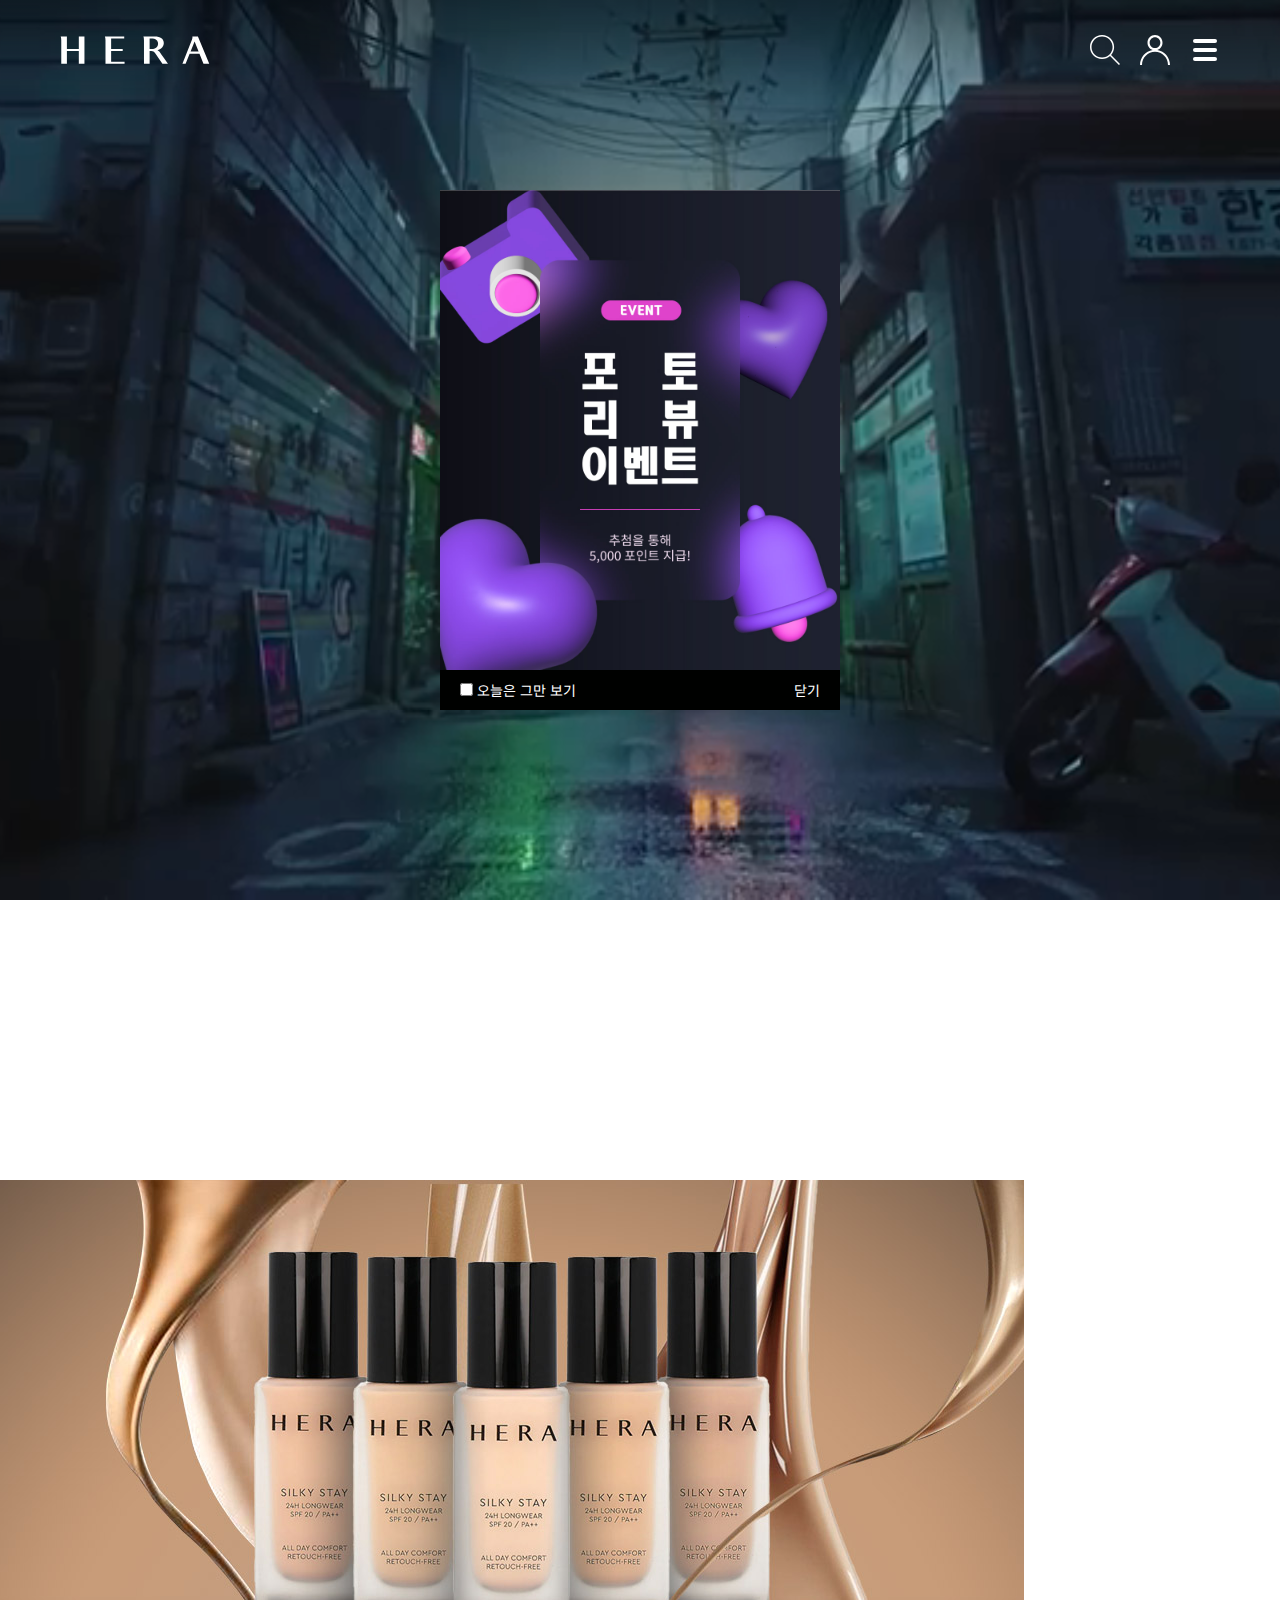
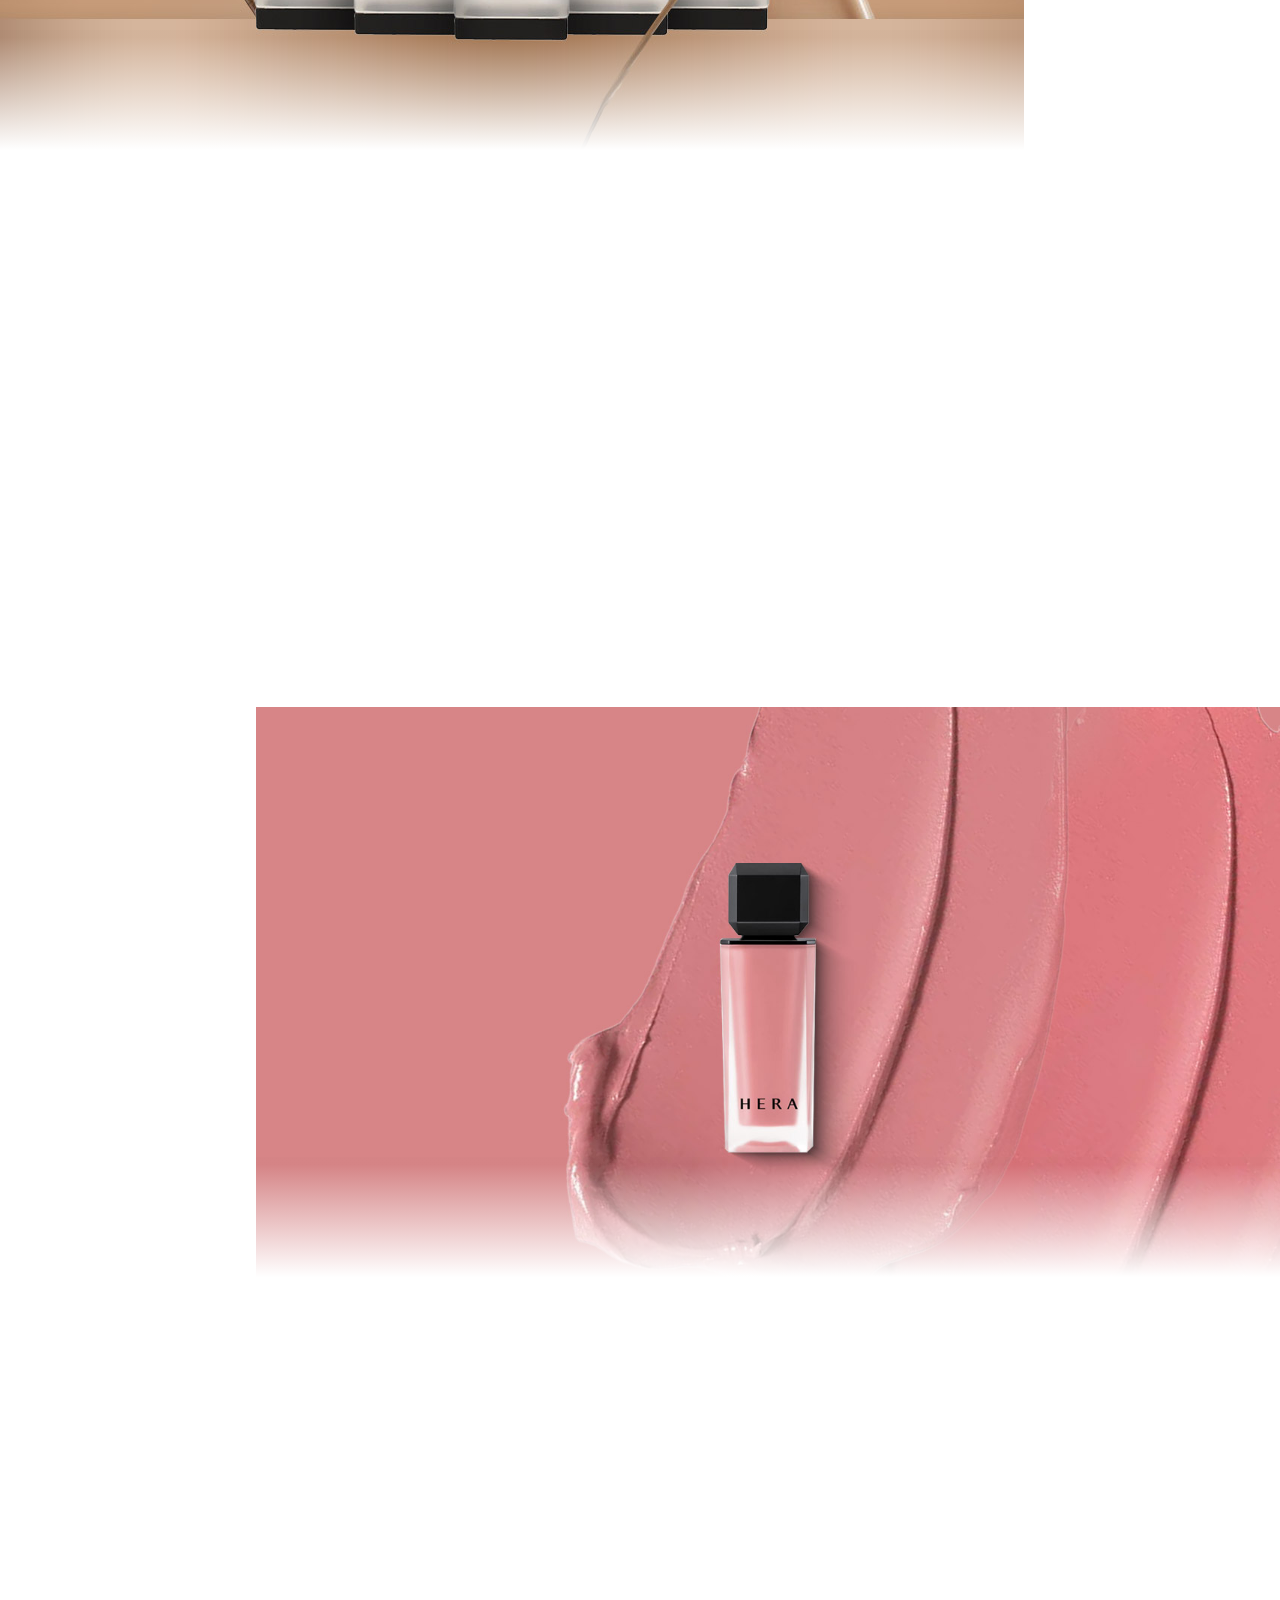
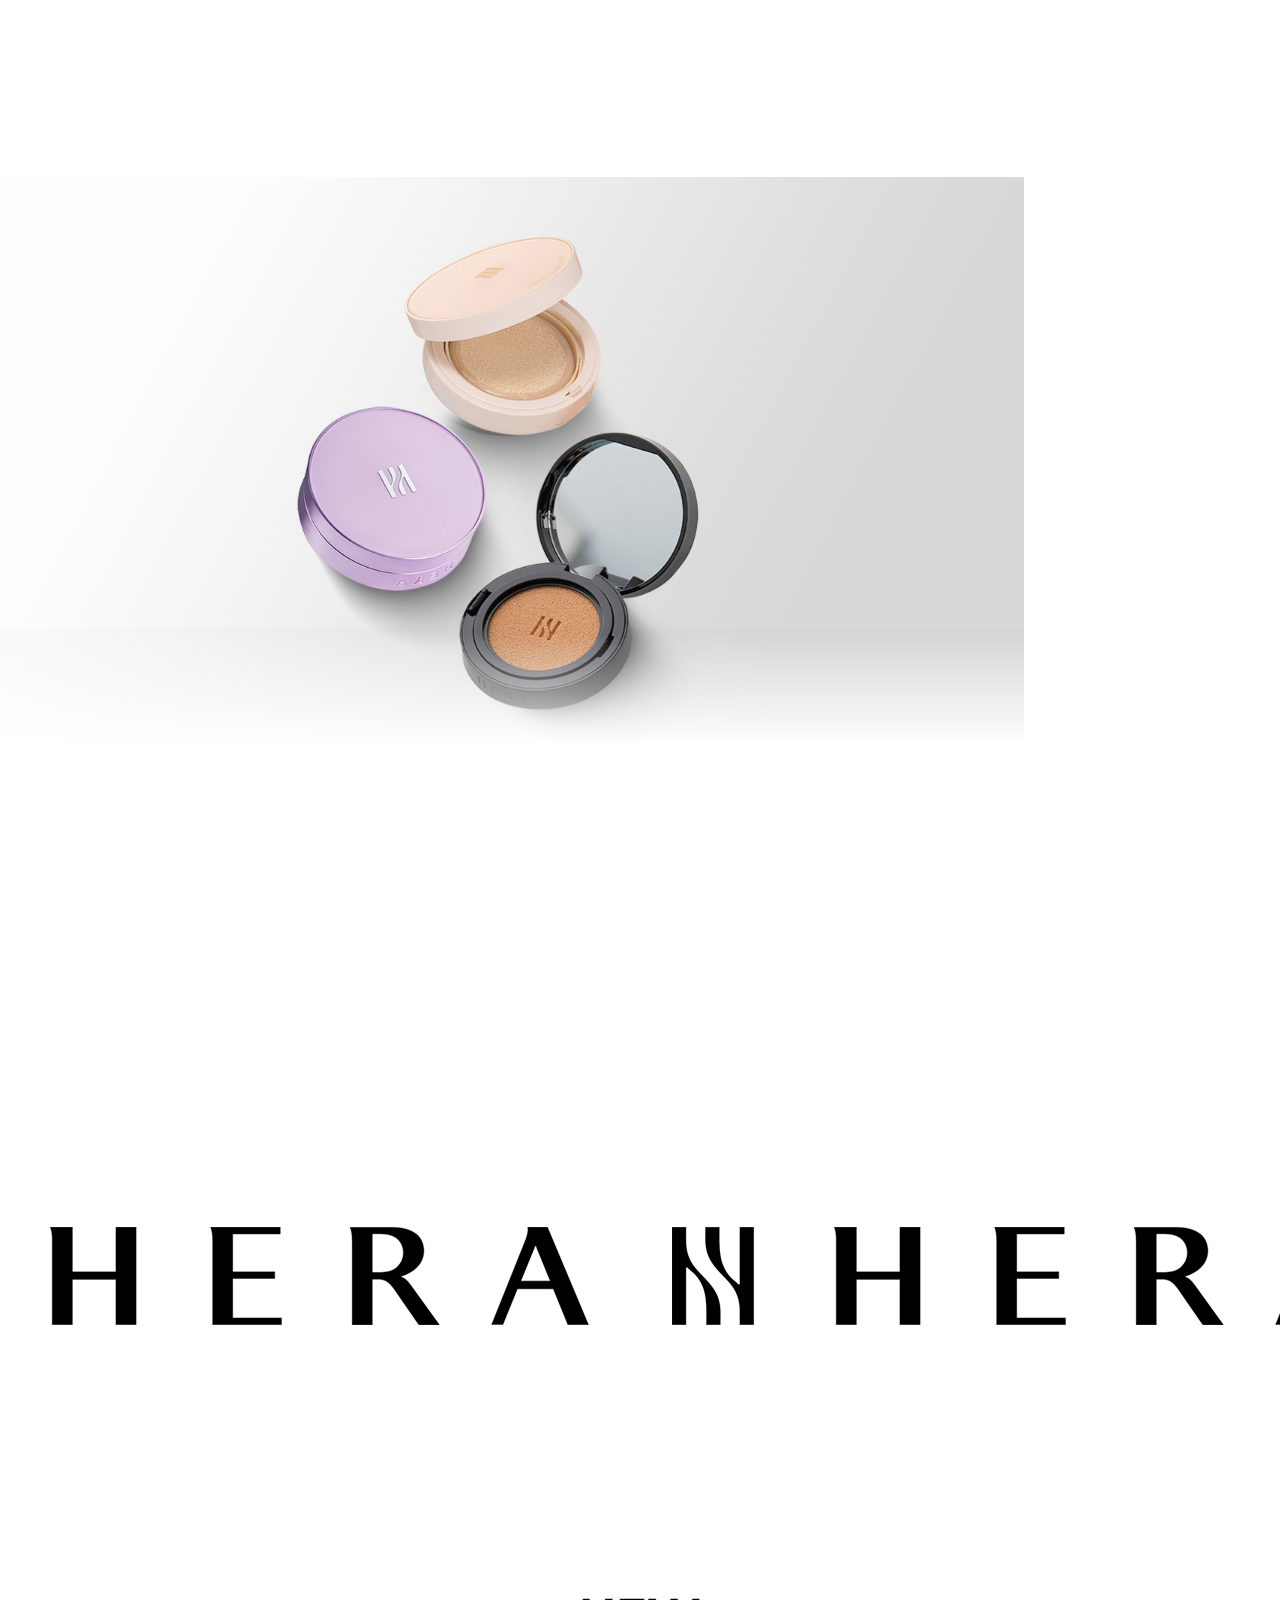
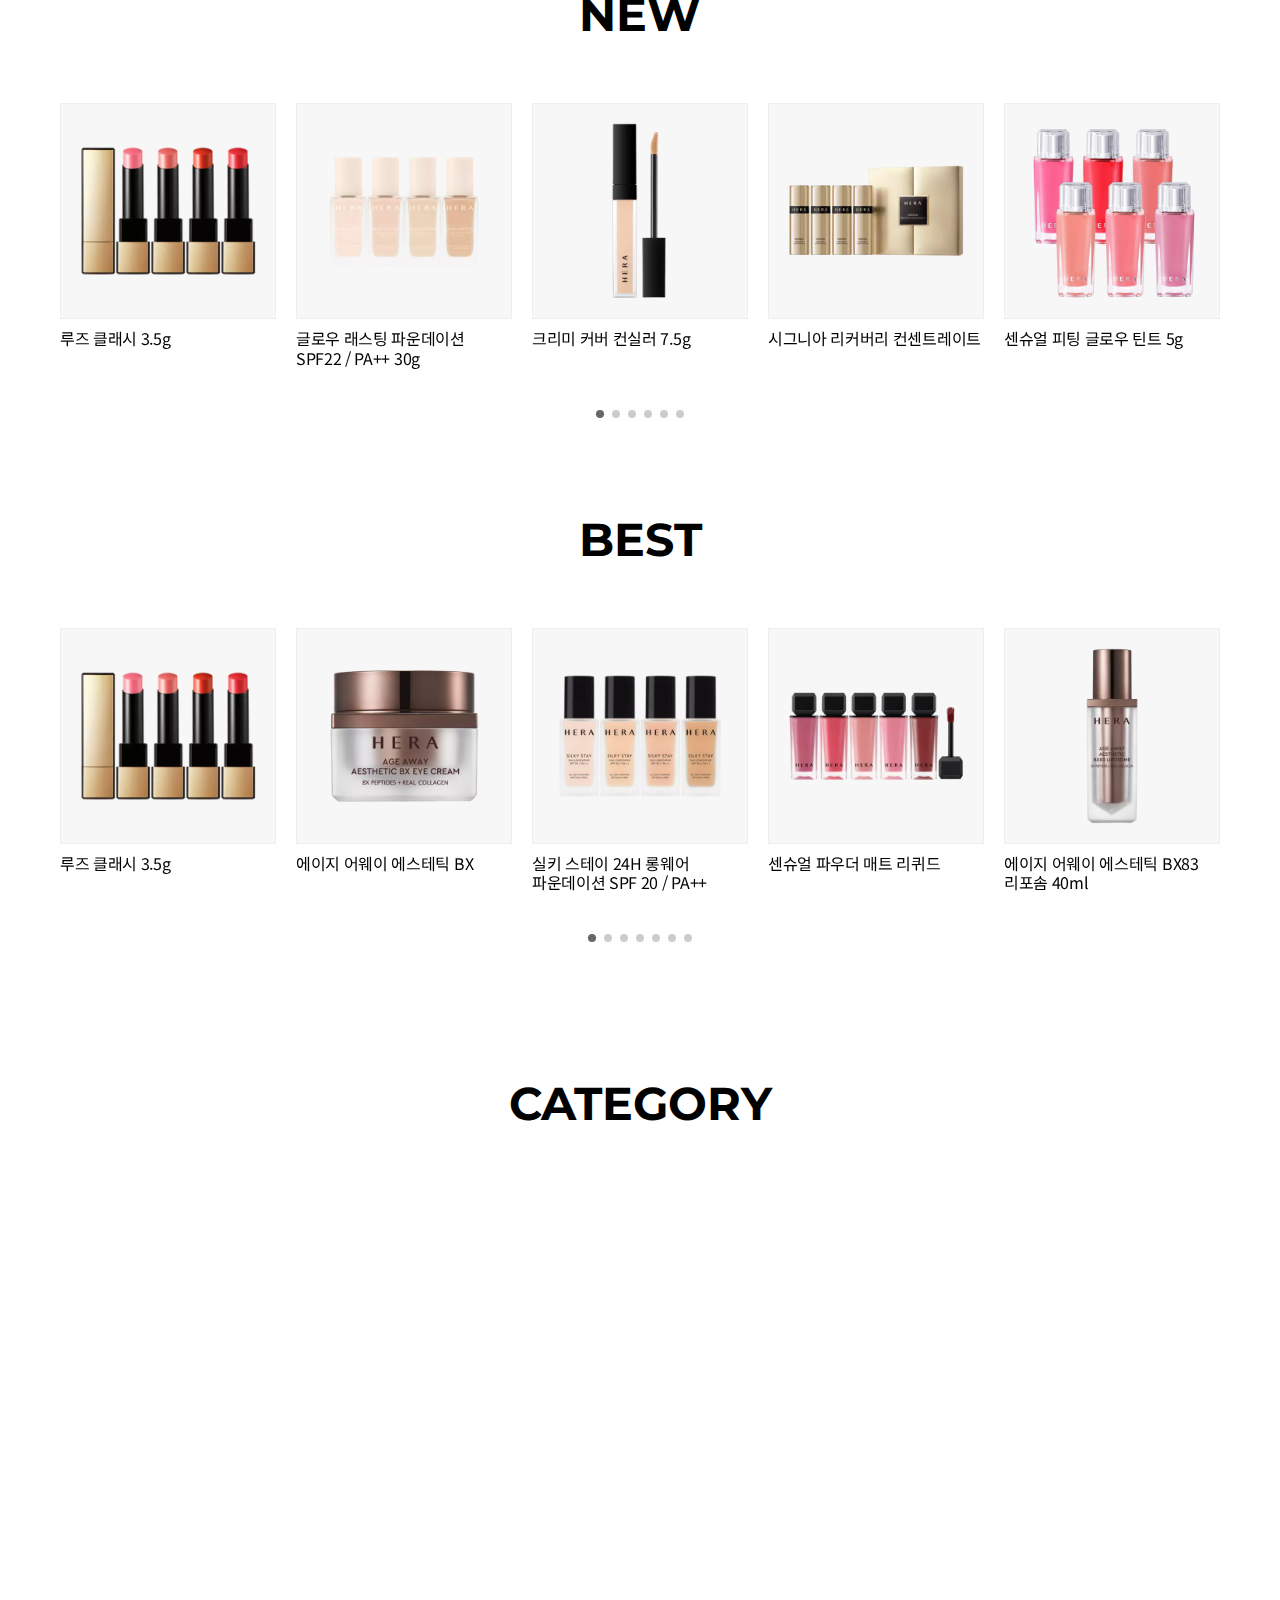
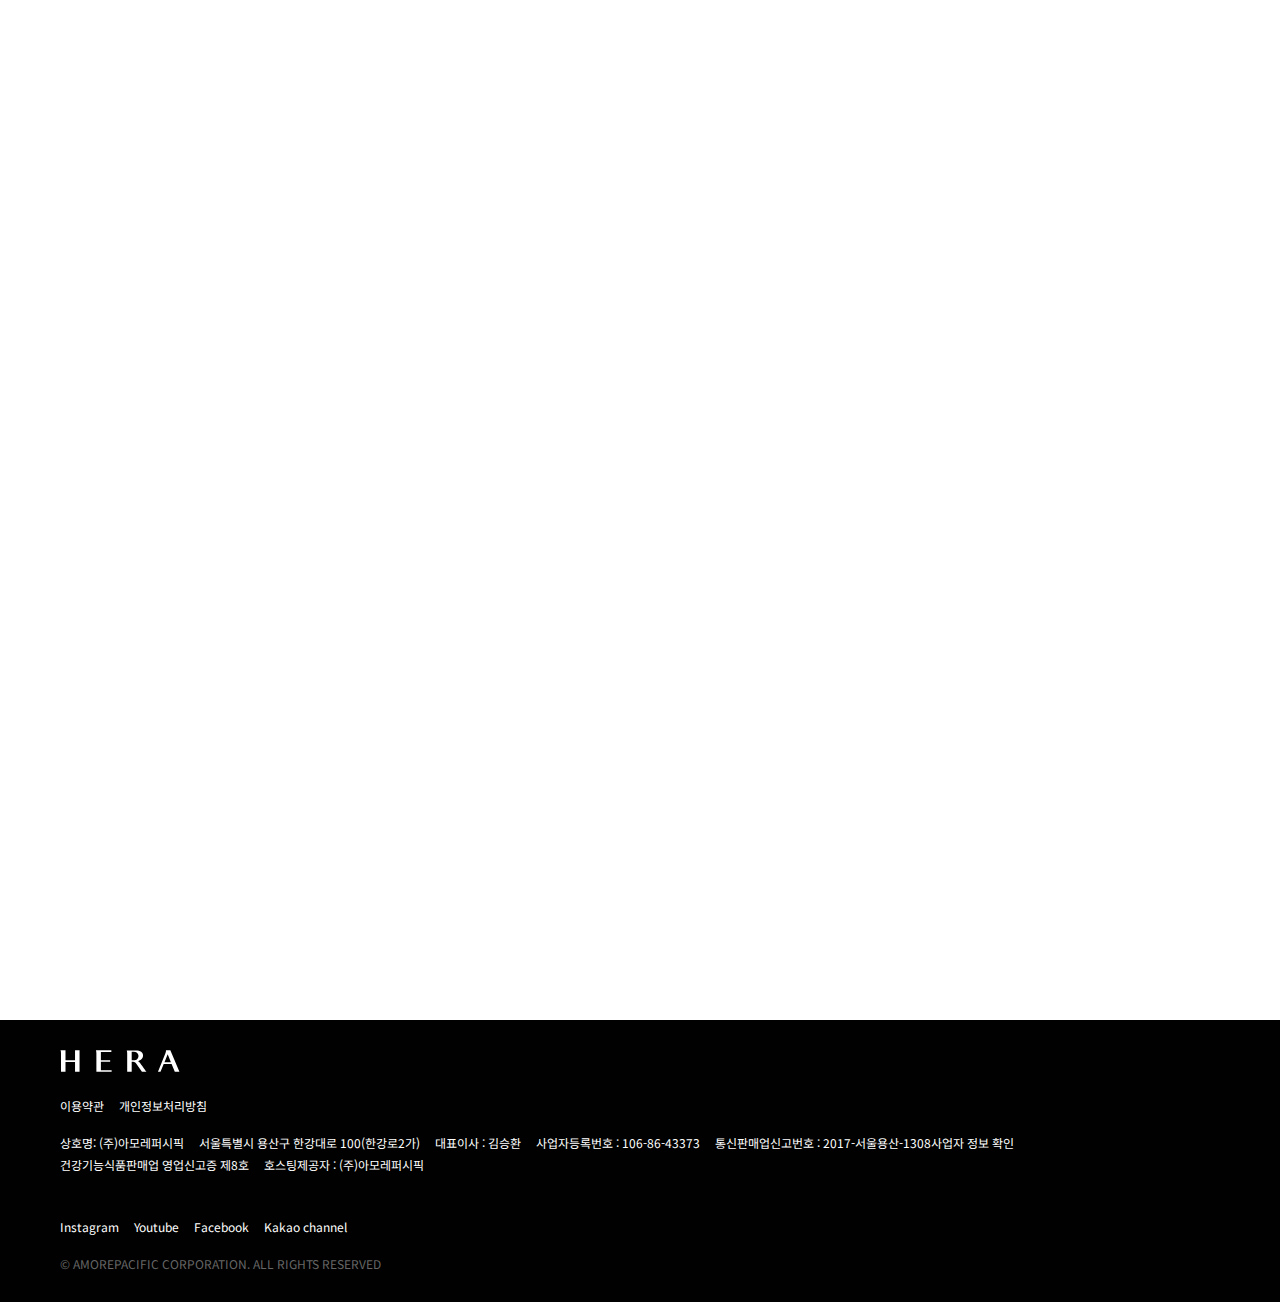
<file: file/HERA/index.html>
<!DOCTYPE html>
<html lang="ko">
<head>
    <meta charset="UTF-8">
    <meta name="viewport" content="width=device-width, initial-scale=1.0">
    <link rel="stylesheet" href="https://cdn.jsdelivr.net/npm/swiper@11/swiper-bundle.min.css">
    <link rel="stylesheet" href="./css/main.css">
    <script src="./js/jquery-3.7.1.min.js"></script>
    <script src="https://cdn.jsdelivr.net/npm/swiper@11/swiper-bundle.min.js"></script>
    <script src="./js/main.js"></script>
    <title>HERA</title>
</head>
<body>
<div id="wrap">

<header>
    <div class="innerWrap">
        <div class="gnb">
            <h1 class="logo">
                <a href="#">
                    <img src="./images/logo.svg" alt="HERA LOGO">
                </a>
            </h1>
            <div class="gnbBtn">
                <button class="searchBtn">
                    <img src="./images/search.svg" alt="검색" title="검색">
                </button>
                <button class="myPageBtn">
                    <img src="./images/myPage.svg" alt="마이페이지" title="마이페이지">
                </button>
                <button class="menuBtn" title="메뉴">
                    <span></span>
                    <span></span>
                    <span></span>
                </button>
            </div><!--gnbBtn-->
        </div><!--gnb-->

        <div class="searchPage">
            <div class="innerWrap">
                <button class="close">
                    <img src="./images/close.png" alt="close" title="닫기">
                </button>
            </div>
            <div class="searchWrap">
                <input type="text" name="searchbar" id="searchbar" 
                placeholder="검색하실 상품을 입력해 주세요.">

                <button class="searchBtn">
                    <img src="./images/search.svg" alt="검색" title="검색">
                </button>

                <h3>인기검색어</h3>
                <ul class="hot_search">
                    <li><a href="#">#블랙 쿠션</a></li>
                    <li><a href="#">#팜파스</a></li>
                    <li><a href="#">#파우더매트</a></li>
                    <li><a href="#">#블랙 파운데이션</a></li>
                    <li><a href="#">#선크림</a></li>
                    <li><a href="#">#옴므</a></li>
                    <li><a href="#">#블랙컨실러</a></li>
                </ul>
            </div><!--searchWrwp-->
        </div><!--searchPage-->

        <nav>
            <div class="innerWrap">
                <button class="close">
                    <img src="./images/close.png" alt="close" title="닫기">
                </button>
                <div class="gnbWrap">
                    <ul class="gnb">
                        <li><a href="#" class="menu">전체상품</a></li>
                        <li><a class="menu">스킨케어</a>
                            <ul class="sub">
                                <li><a href="#">전체</a></li>
                                <li><a href="#">클렌징</a></li>
                                <li><a href="#">모이스처라이징</a></li>
                                <li><a href="#">스페셜 케어</a></li>
                                <li><a href="#">선케어</a></li>
                                <li><a href="#">세트</a></li>
                            </ul><!--sub-->
                        </li>
                        <li><a class="menu">메이크업</a>
                            <ul class="sub">
                                <li><a href="#">전체</a></li>
                                <li><a href="#">페이스</a></li>
                                <li><a href="#">아이</a></li>
                                <li><a href="#">립</a></li>
                                <li><a href="#">치크</a></li>
                                <li><a href="#">네일</a></li>
                                <li><a href="#">키트 &amp; 팔레트</a></li>
                            </ul><!--sub-->
                        </li>
                        <li><a class="menu">향수</a>
                            <ul class="sub">
                                <li><a href="#">전체</a></li>
                                <li><a href="#">향수</a></li>
                                <li><a href="#">바디</a></li>
                            </ul><!--sub-->
                        </li>
                    </ul><!--gnb-->
                </div><!--gnbWrap-->
            </div>
        </nav>
    </div><!--innerWrap-->
</header>

<section class="banner">
    <video autoplay muted loop playsinline>
        <source src="../HERA/images/BRAND FILM.mp4" type="video/mp4">
    </video>
</section><!--banner-->

<section class="container">
    <div class="content silkystay">
        <div class="imgbox scale">
            <img src="./images/silky_bg.jpg" alt="실키스테이">
        </div>

        <div class="innerWrap">
            <div class="txtConten upMotion">
                <h2 class="en_tit">
                    SILKY STAY 24H LONGWEAR<br>
                    SPF 20/ PA++ 30g
                </h2>
                <p class="ko_tit">실키 스테이 24H 롱웨어 파운데이션 SPF 20 / PA++</p>
                <p class="txt">처음 바른 그대로 매끈한 실키 스킨을 연출해주는 파운데이션</p>
                <a href="#" class="link">제품 보러가기</a>
            </div><!--txtConten-->
        </div><!--innerWrap-->

    </div><!--content silkystay-->

    <div class="content tint">
        <div class="imgbox scale">
            <img src="./images/tint_bg.jpg" alt="파우더매트">
        </div>

        <div class="innerWrap">
            <div class="txtConten upMotion">
                <h2 class="en_tit">SENSUAL POWDER MATTE LIQUID 5g</h2>
                <p class="ko_tit">센슈얼 파우더 매트 리퀴드</p>
                <p class="txt">한 번의 터치로 각질 부각 없이 풍부한 컬러로 감싸주는 편안한 소프트 벨벳 틴트</p>
                <a href="#" class="link">제품 보러가기</a>
            </div><!--txtConten-->
        </div><!--innerWrap-->

    </div><!--content tint-->

    <div class="content cushion">
        <div class="imgbox scale">
            <img src="./images/cushion_bg.jpg" alt="쿠션">
        </div>

        <div class="innerWrap">
            <div class="txtConten upMotion">
                <h2 class="en_tit">HERA CUSHION</h2>
                <p class="ko_tit">헤라 쿠션</p>
                <p class="txt">헤라만의 무결점 피부를 만들어주는 쿠션</p>
                <a href="#" class="link">제품 보러가기</a>
            </div><!--txtConten-->
        </div><!--innerWrap-->
    </div><!--content cushion-->
    
</section><!--container-->

<section class="rolling">
    <div class="rollingimg"></div>
</section>

<section class="productConatiner">
    <div class="innerWrap">
        <h2 class="tit">NEW</h2>

        <div class="new conWrap">
            <div class="swiper mySwiper conSlider">
                <div class="swiper-wrapper">
                  <div class="swiper-slide">
                    <a href="#" class="con con1">
                        <div class="con_img">
                            <img src="./images/con_lip.png" alt="루즈 클래시">
                        </div>
                    </a>
                    <p>루즈 클래시 3.5g</p>
                  </div><!--con1-->
    
                  <div class="swiper-slide">
                    <a href="#" class="con con1">
                        <div class="con_img">
                            <img src="./images/con_foundation.png" alt="글로우 래스팅 파운데이션">
                        </div>
                    </a>
                    <p>글로우 래스팅 파운데이션 
                        SPF22 / PA++ 30g</p>
                  </div><!--con2-->
    
                  <div class="swiper-slide">
                    <a href="#" class="con con1">
                        <div class="con_img">
                            <img src="./images/con_concealer.png" alt="크리미 커버 컨실러">
                        </div>
                    </a>
                    <p>크리미 커버 컨실러 7.5g</p>
                  </div><!--con3-->
    
                  <div class="swiper-slide">
                    <a href="#" class="con con1">
                        <div class="con_img">
                            <img src="./images/con_concentrate.png" alt="컨센트레이트">
                        </div>
                    </a>
                    <p>시그니아 리커버리 컨센트레이트</p>
                  </div><!--con4-->
    
                  <div class="swiper-slide">
                    <a href="#" class="con con1">
                        <div class="con_img">
                            <img src="./images/con_glowtint.png" alt="센슈얼 피팅 글로우 틴트">
                        </div>
                    </a>
                    <p>센슈얼 피팅 글로우 틴트 5g</p>
                  </div><!--con5-->
    
                  <div class="swiper-slide">
                    <a href="#" class="con con1">
                        <div class="con_img">
                            <img src="./images/con_sunbalm.png" alt="엑티브 선 밤">
                        </div>
                    </a>
                    <p>UV 프로텍터 액티브 선 밤</p>
                  </div><!--con6-->
                </div>
                <div class="swiper-button-next"></div>
                <div class="swiper-button-prev"></div>
                <div class="swiper-pagination"></div>
            </div><!--conSlider-->
        </div><!--new conWrap-->

        <h2 class="tit">BEST</h2>

        <div class="new conWrap">
            <div class="swiper mySwiper conSlider">
                <div class="swiper-wrapper">
                  <div class="swiper-slide">
                    <a href="#" class="con con1">
                        <div class="con_img">
                            <img src="./images/con_lip.png" alt="루즈 클래시">
                        </div>
                    </a>
                    <p>루즈 클래시 3.5g</p>
                  </div><!--con1-->
    
                  <div class="swiper-slide">
                    <a href="#" class="con con1">
                        <div class="con_img">
                            <img src="./images/con_eyecream.png" alt="BX 아이크림">
                        </div>
                    </a>
                    <p>에이지 어웨이 에스테틱 BX</p>
                  </div><!--con2-->
    
                  <div class="swiper-slide">
                    <a href="#" class="con con1">
                        <div class="con_img">
                            <img src="./images/con_slikyfd.png" alt="실키스테이">
                        </div>
                    </a>
                    <p>실키 스테이 24H 롱웨어 파운데이션 SPF 20 / PA++</p>
                  </div><!--con3-->
    
                  <div class="swiper-slide">
                    <a href="#" class="con con1">
                        <div class="con_img">
                            <img src="./images/con_liquid.png" alt="센슈얼 파우더 매트 리퀴드">
                        </div>
                    </a>
                    <p>센슈얼 파우더 매트 리퀴드</p>
                  </div><!--con4-->
    
                  <div class="swiper-slide">
                    <a href="#" class="con con1">
                        <div class="con_img">
                            <img src="./images/con_liposome.png" alt="BX83 리포솜">
                        </div>
                    </a>
                    <p>에이지 어웨이 에스테틱 BX83 리포솜 40ml</p>
                  </div><!--con5-->
    
                  <div class="swiper-slide">
                    <a href="#" class="con con1">
                        <div class="con_img">
                            <img src="./images/con_emulsion.png" alt="BX 에멀젼">
                        </div>
                    </a>
                    <p>에이지 어웨이 에스테틱 BX 에멀젼 120ml</p>
                  </div><!--con6-->

                  <div class="swiper-slide">
                    <a href="#" class="con con1">
                        <div class="con_img">
                            <img src="./images/con_water.png" alt="BX 워터">
                        </div>
                    </a>
                    <p>글로우 래스팅 파운데이션 SPF22 / PA++ 30g</p>
                  </div><!--con6-->
                </div>
                <div class="swiper-button-next"></div>
                <div class="swiper-button-prev"></div>
                <div class="swiper-pagination"></div>
            </div><!--conSlider-->
        </div><!--BEST conWrap-->
    </div><!--innerWrap-->
</section>

<section class="category">
    <div class="innerWrap">
        <h2 class="tit">CATEGORY</h2>
        <div class="categoryCon">
            <a href="#" class="imgbox1 imgbox upMotion"><span>스킨</span></a>
            <a href="#" class="imgbox2 imgbox upMotion"><span>페이스</span></a>
            <a href="#" class="imgbox3 imgbox upMotion"><span>립</span></a>
            <a href="#" class="imgbox4 imgbox upMotion"><span>향수</span></a>
        </div>
    </div>
</section>

<section class="story">
    <h2 class="tit mb">Brand Story</h2>
    <div class="innerWrap">
        <div class="imgbox leftbox sideMotion">
            <img src="./images/bg_story.jpg" alt="브랜드스토리">
        </div>
        <div class="txtbox rightbox sideMotion">
            <div class="txtitem">
                <h2 class="tit pc">Brand Story</h2>
                <p>헤라가 추구하는 아름다움에 대한 신념은 나 자신의 본질에 있습니다.</p>
                <p>모두가 고유한 자신만의 아름다움을 발현할 수 있도록,
                   늘 한 발 앞선 새로운 해석과 시도를 통해 서울리스타의 아름다움을
                   시대 정신에 맞게 발전시키고 있습니다.</p>
        
            </div>
        </div>
    </div>
</section>

<section class="bottom_wrap">
    <div class="innerWrap">
        <div class="other_info upMotion">
            <a href="#" class="center">
                <h2>공지사항</h2>
                <p>꼭 확인해주세요</p>
              </a>
            <a href="#" class="center">
                <h2>1:1 문의</h2>
                <p>궁금한 점은 1:1문의에 남겨주세요</p>
            </a>
            <a href="#" class="center">
                <h2>FAQ</h2>
                <p>자주 묻는 질문</p>
            </a>
             <a href="#" class="center">
                <h2>아모레몰 개선 리서치 참여</h2>
                <p>고객님의 생각을 남겨주세요</p>
             </a>
        </div><!--other_info-->
    </div>
</section><!--bottom_wrap-->

<footer>
    <div class="innerWrap">
        <a href="#" class="logo">
            <img src="./images/logo.svg" alt="logo">
        </a>
        <ul class="util">
            <li><a href="#">이용약관</a></li>
            <li><a href="#">개인정보처리방침</a></li>
        </ul>
        <ul class="f_info">
            <li>상호명: (주)아모레퍼시픽</li>
            <li>서울특별시 용산구 한강대로 100(한강로2가)</li>
            <li>대표이사 : 김승환</li>
            <li>사업자등록번호 : 106-86-43373</li>
            <li>통신판매업신고번호 : 2017-서울용산-1308사업자 정보 확인</li>
            <li>건강기능식품판매업 영업신고증 제8호</li>
            <li>호스팅제공자 : (주)아모레퍼시픽</li>
        </ul>

        <div class="f_bottom">
            <p class="copyright">© AMOREPACIFIC CORPORATION. ALL RIGHTS RESERVED</p>
        
        <ul class="sns">
            <li><a href="#">Instagram</a></li>
            <li><a href="#">Youtube</a></li>
            <li><a href="#">Facebook</a></li>
            <li><a href="#">Kakao channel</a></li>
        </ul>
        </div>
    </div><!--innerwrap-->
</footer>

<section class="popupWrap">
    <div class="popup">
        <div class="popupimg">
            <img src="./images/popup_m.jpg" class="mb" alt="포토 리뷰 이벤트">
            <img src="./images/popup.jpg" class="pc" alt="포토 리뷰 이벤트">
        </div>
        <div class="closeWrap">
            <div class="noseeWrap">
                <input type="checkbox" id="no-see" class="btn">
                <label for="no-see">
                    오늘은 그만 보기
                </label>
            </div>
            <button class="close">닫기</button>
        </div><!--closeWrap-->
    </div>
</section>

<div class="top">
    <button class="topBtn">top</button>
</div>

</div><!--#wrap-->

</body>
</html>
</file>
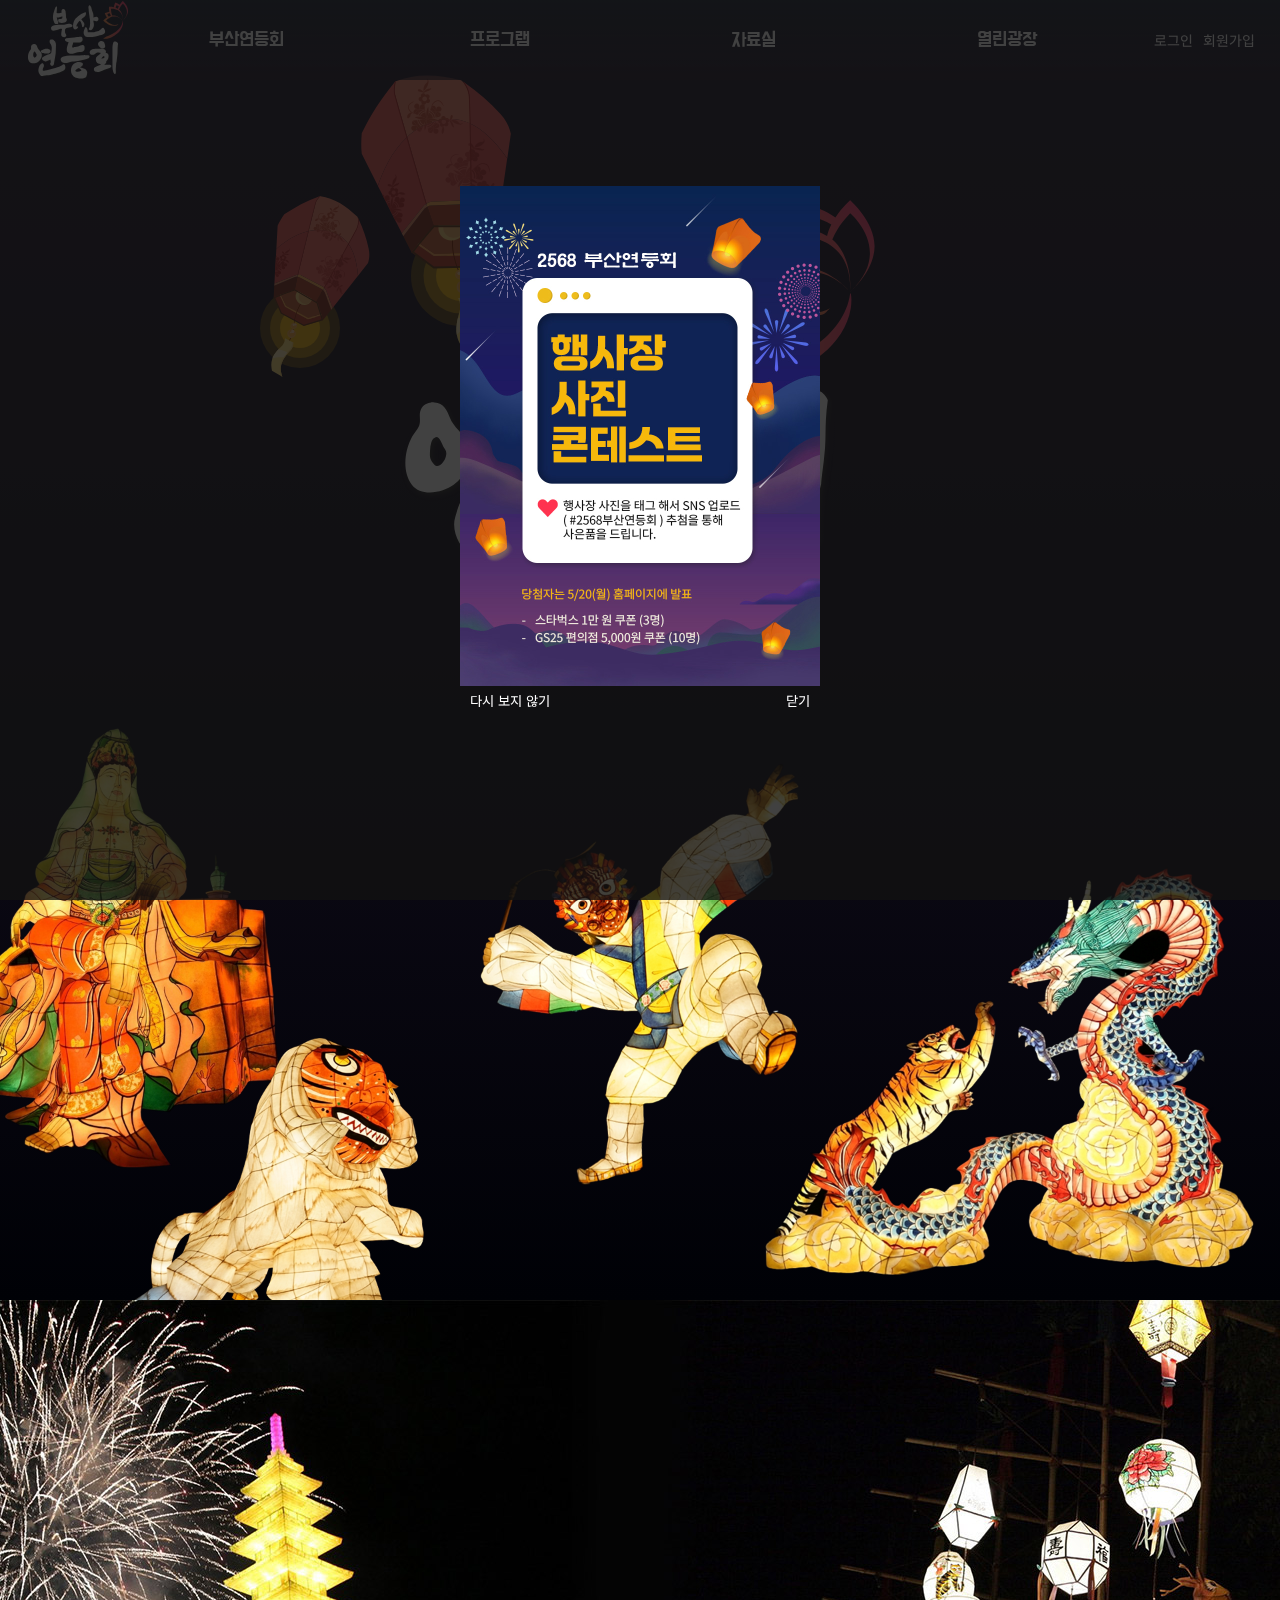
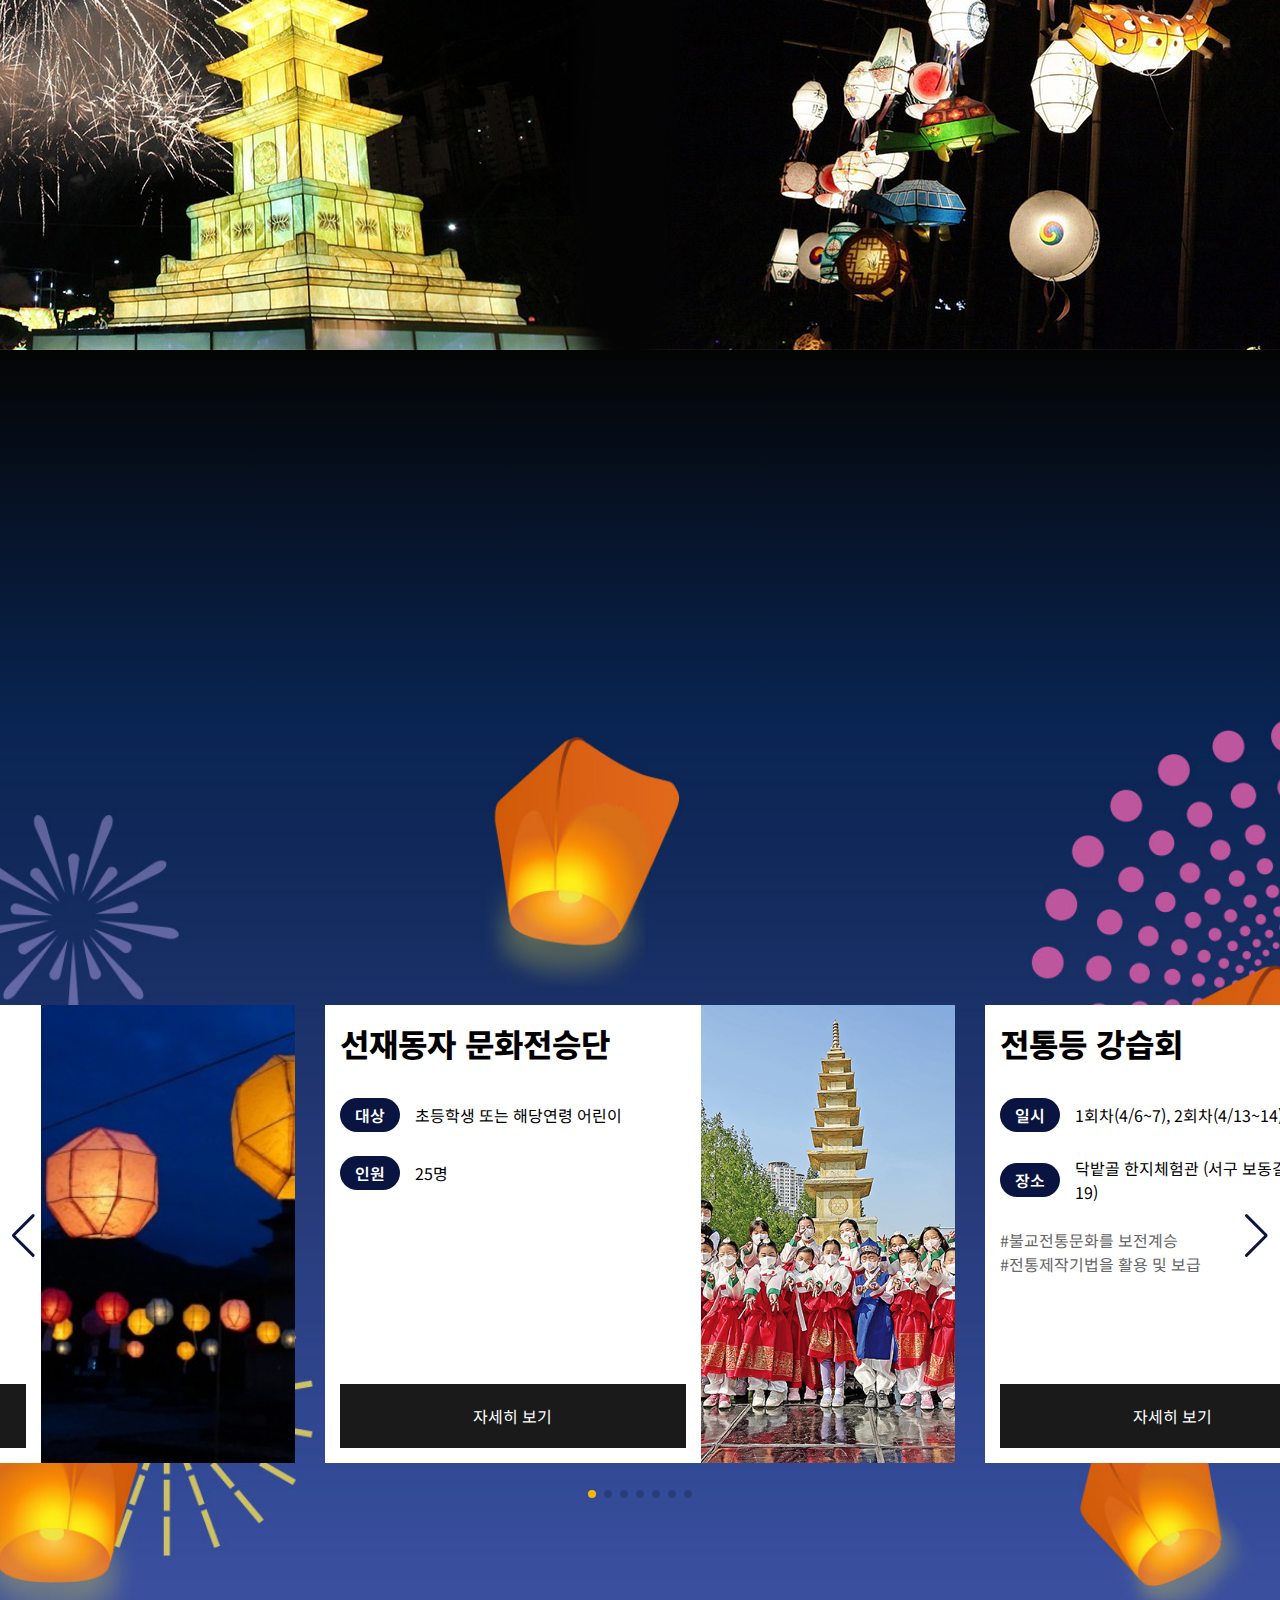
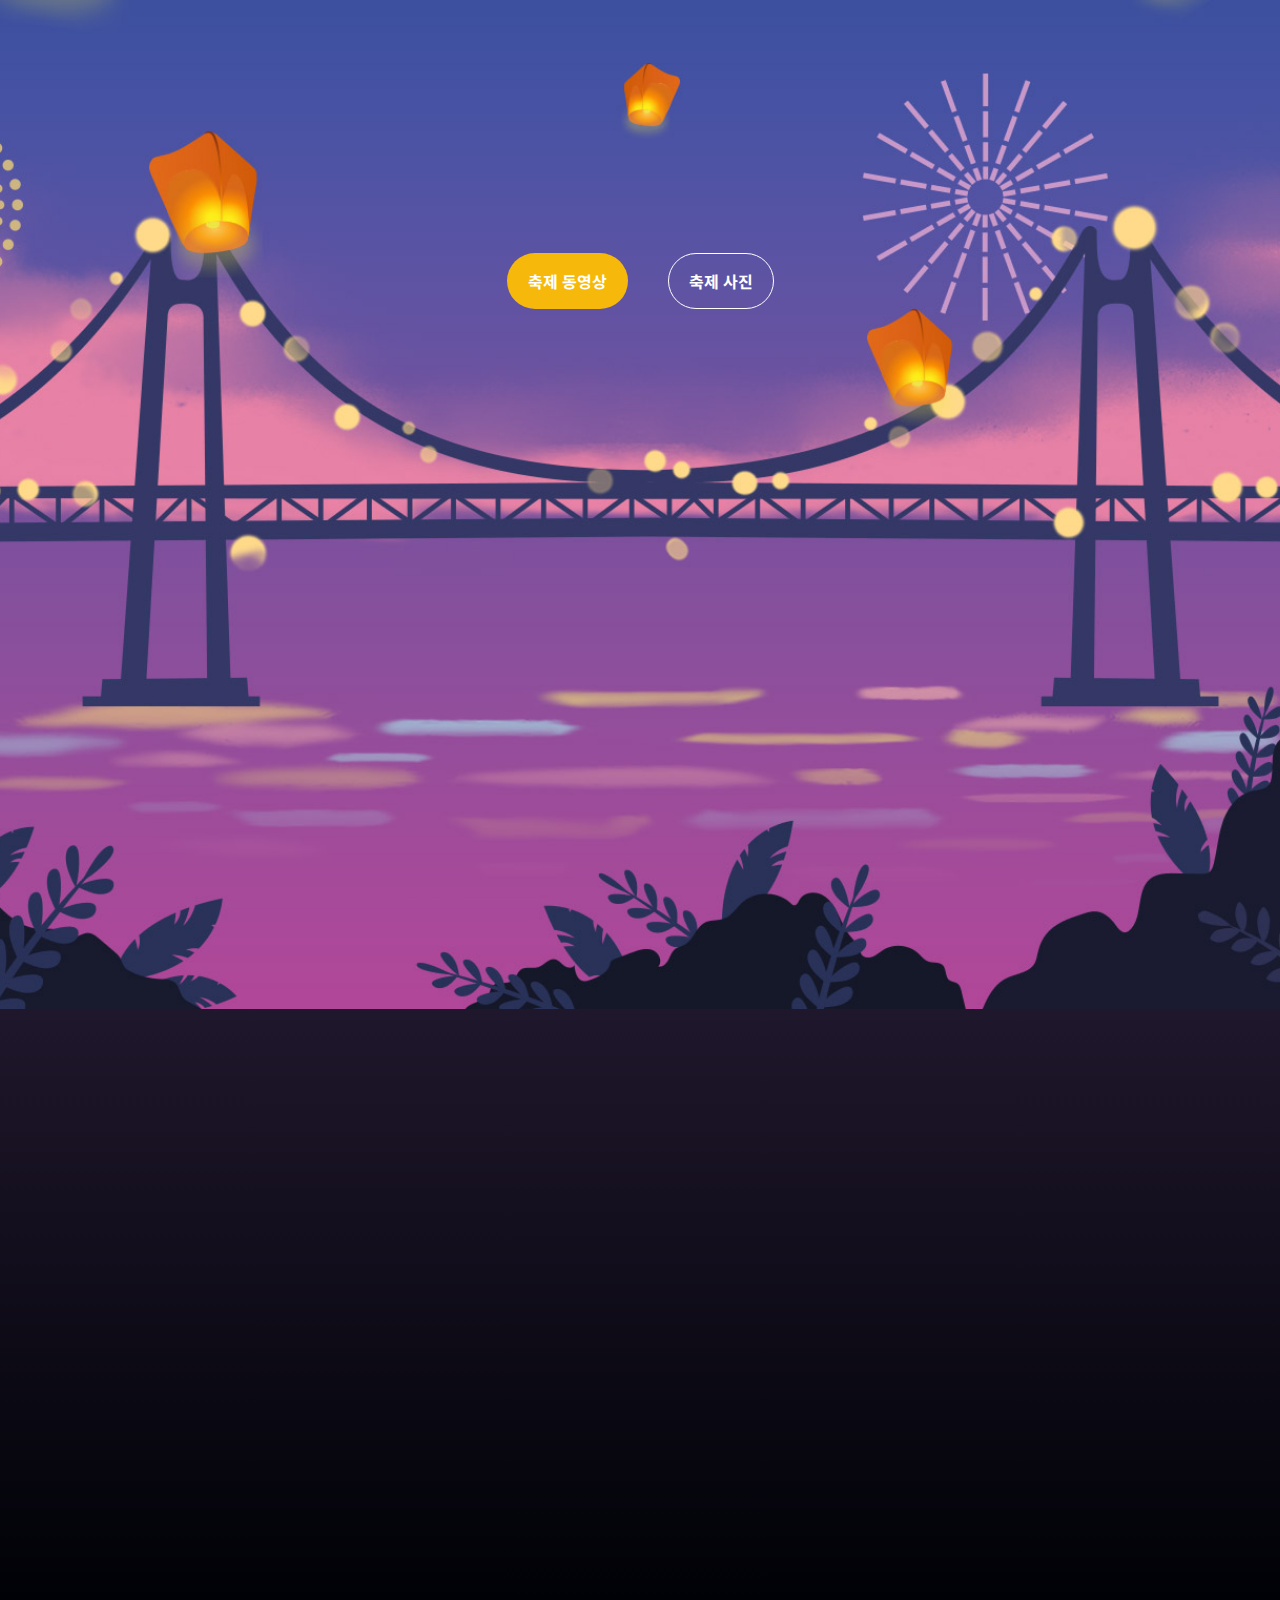
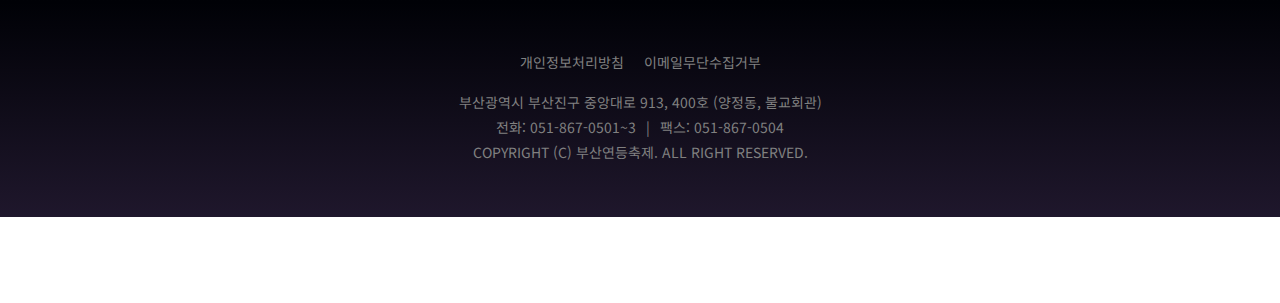
<file: file/Lotus Lantern Festival/index.html>
<!DOCTYPE html>
<html lang="ko">
<head>
    <meta charset="UTF-8">
    <meta name="viewport" content="width=device-width, initial-scale=1.0">
    <link rel="stylesheet" href="https://cdn.jsdelivr.net/npm/swiper@11/swiper-bundle.min.css">
    <link rel="stylesheet" href="./css/main.css">
    <script src="./js/jquery-3.7.1.min.js"></script>
    <script src="https://cdn.jsdelivr.net/npm/swiper@11/swiper-bundle.min.js"></script>
    <script src="./js/main.js"></script>
    <title>부산 연등회</title>
</head>
<body>


<div id="wrap">

<header>
    <div class="innerWrap">
        <h1 class="logo">
            <a href="#"><img src="./images/logo_wh.svg"></a>
        </h1>

        <button class="menuBtn mb">
            <span></span>
            <span></span>
            <span></span>
        </button>

        <div class="nav_bg pc"></div>
        <nav>
            <ul class="util">
                <li><a href="#">로그인</a></li>
                <li><a href="#">회원가입</a></li>
            </ul>
            <ul class="gnb">
                <li>
                    <a href="#">부산연등회</a>
                    <ul class="lnb">
                        <li><a href="#">행사개요</a></li>
                        <li><a href="#">축제역사</a></li>
                        <li><a href="#">축제안내</a></li>
                        <li><a href="#">축제 후원</a></li>
                        <li><a href="#">오시는길</a></li>
                    </ul>
                </li>
                <li>
                    <a href="#">프로그램</a>
                    <ul class="lnb">
                        <li><a href="#">프로그램 일정</a></li>
                    </ul>
                </li>
                <li>
                    <a href="#">자료실</a>
                    <ul class="lnb">
                        <li><a href="#">부산연등화</a></li>
                        <li><a href="#">축제 서식</a></li>
                        <li><a href="#">축재 음악</a></li>
                        <li><a href="#">축제 율동</a></li>
                        <li><a href="#">등 만들기</a></li>
                        <li><a href="#">느티떡</a></li>
                    </ul>
                </li>
                <li>
                    <a href="#">열린광장</a>
                    <ul class="lnb">
                        <li><a href="#">현장 갤러리</a></li>
                        <li><a href="#">영상 갤러리</a></li>
                        <li><a href="#">공지사항</a></li>
                        <li><a href="#">자주묻는질문</a></li>
                        <li><a href="#">묻고답하기</a></li>
                    </ul>
                </li>
            </ul>
        </nav>
    </div><!--innweWrap-->
</header>

<div class="container">
    <section class="mainWrap">
        <!-- <div class="innerWrap"> -->
            <div class="main">
                <div class="mainBox">
                    <div class="logoBox upMotion">
                        <img src="./images/logo_wh.svg" alt="로고">
                    </div>
                    
                    <div class="lanternBox1 lanternBox">
                        <div class="cir">
                            <div class="cir1"></div>
                            <div class="cir2"></div>
                            <div class="cir3"></div>
                        </div>
                        <!-- <div class="obj"></div> -->
                        <div class="imgBox">
                            <img src="./images/Lantern.svg" alt="전등">
                        </div>
                    </div><!--lanternBox1-->

                    <div class="lanternBox2 lanternBox">
                        <div class="cir">
                            <div class="cir1"></div>
                            <div class="cir2"></div>
                            <div class="cir3"></div>
                        </div>
                        <!-- <div class="obj"></div> -->
                        <div class="imgBox">
                            <img src="images/Lantern.svg" alt="전등">
                        </div>
                    </div><!--lanternBox2-->
                </div><!--mainBox-->
            </div><!--main-->
        <!-- </div> -->
    </section>

    <section class="festivalWrap">
        <div class="innerWrap">
            <div class="festival_info">
                <div class="swiper mySwiper infoWrap">
                    <div class="swiper-wrapper">
                      <div class="swiper-slide leftbox sideMotion">
                        <a href="#" class="con">
                            <div class="txtbox">
                                <p class="subtit">부산연등축제메인축제</p>
                                <p class="tit">부산연등문화제</p>
                                <p class="place">
                                    2024.04.26 ~ 24.05.12<br>
                                    송상현광장
                                </p>
                                <div class="arrow">
                                    <span class="arrowright"></span>
                                </div>
                            </div>
                        </a>
                      </div>
                      <div class="swiper-slide rightbox sideMotion">
                        <div class="con">
                            <a href="#" class="txtbox">
                                <p class="subtit">부산연등축제메인축제</p>
                                <p class="tit">부산연등회</p>
                                <p class="place">
                                    2024.05.11<br>
                                    부산시민공원
                                </p>
                                <div class="arrow">
                                    <span class="arrowright"></span>
                                </div>
                            </a>
                        </div>
                      </div>
                    </div>
                    <div class="swiper-pagination"></div>
                </div><!--infoWrap-->
            </div>

        </div><!--innweWrap-->
    </section>

    <section class="guideWrap">
        <div class="innerWrap">
            <ul class="guide upMotion">
                <li><a href="#"><span>오시는길</span></a></li>
                <li><a href="#"><span>FAQ</span></a></li>
                <li><a href="#"><span>참여신청</span></a></li>
                <li><a href="#"><span>이벤트</span></a></li>
            </ul>
        </div>
    </section>

    <section class="programWrap">
        <div class="innerWrap">
            <div class="titbox upMotion">
                프로그램정보
            </div>

            <div class="program_info">
                <div class="swiper mySwiper infoWrap">
                    <div class="swiper-wrapper">
                      <div class="swiper-slide">
                        <a href="#" class="con con1">
                            <div class="photo"></div>
                            <div class="conbox">
                                <div class="txtbox">
                                    <div class="row">
                                        <span class="tit">선재동자 문화전승단</span>
                                        <ul>
                                            <li>대상</li>
                                            <li>초등학생 또는 해당연령 어린이</li>
                                        </ul>
                                        <ul>
                                            <li>인원</li>
                                            <li>25명</li>
                                        </ul>
                                    </div><!--row-->
                                    <span class="more">자세히 보기</span>
                                </div><!--txtbox-->
                            </div>
                        </a><!--con1-->
                      </div>
                      <div class="swiper-slide">
                        <a href="#" class="con con2">
                            <div class="photo"></div>
                            <div class="conbox">
                                <div class="txtbox">
                                    <div class="row">
                                        <span class="tit">전통등 강습회</span>
                                        <ul>
                                            <li>일시</li>
                                            <li>1회차(4/6~7), 2회차(4/13~14)</li>
                                        </ul>
                                        <ul>
                                            <li>장소</li>
                                            <li>닥밭골 한지체험관 (서구 보동길 294-19)</li>
                                        </ul>
                                        <p>#불교전통문화를 보전계승</p>
                                        <p>#전통제작기법을 활용 및 보급</p>
                                    </div><!--row-->
                                    <span class="more">자세히 보기</span>
                                </div><!--txtbox-->
                            </div>
                        </a><!--con2-->
                      </div>
                      <div class="swiper-slide">
                        <a href="#" class="con con3">
                            <div class="photo"></div>
                            <div class="conbox">
                                <div class="txtbox">
                                    <div class="row">
                                        <span class="tit">특별전</span>
                                        <ul>
                                            <li>일시</li>
                                            <li>개막일 ~ 5월 12일</li>
                                        </ul>
                                        <ul>
                                            <li>장소</li>
                                            <li>부산시민궁원 내 다솜갤러리</li>
                                        </ul>
                                    </div><!--row-->
                                    <span class="more">자세히 보기</span>
                                </div><!--txtbox-->
                            </div>
                        </a><!--con3-->
                      </div>
                      <div class="swiper-slide">
                        <a href="#" class="con con4">
                            <div class="photo"></div>
                            <div class="conbox">
                                <div class="txtbox">
                                    <div class="row">
                                        <span class="tit">느티떡 전승회</span>
                                        <ul>
                                            <li>일시</li>
                                            <li>4월 중</li>
                                        </ul>
                                        <ul>
                                            <li>장소</li>
                                            <li>금정총림 범어사</li>
                                        </ul>
                                        <p>#불교전통 발굴과 전승</p>
                                        <p>#잊혀져가는 전통을 계승</p>
                                    </div><!--row-->
                                    <span class="more">자세히 보기</span>
                                </div><!--txtbox-->
                            </div>
                        </a><!--con4-->
                      </div>
                      <div class="swiper-slide">
                        <a href="#" class="con con5">
                            <div class="photo"></div>
                            <div class="conbox">
                                <div class="txtbox">
                                    <div class="row">
                                        <span class="tit">부산연등문화제</span>
                                        <ul>
                                            <li>일시</li>
                                            <li>4월 26일(금) ~ 5월 12일(일) [17일간]</li>
                                        </ul>
                                        <ul>
                                            <li>장소</li>
                                            <li>송상현광장 일원</li>
                                        </ul>
                                        <p>#개막점등식</p>
                                        <p>#대형 전통등 전시</p>
                                        <p>#소원등(燈) 달기</p>
                                        <p>#전통문화체험 한마당</p>
                                        <p>#무차만발공양</p>
                                    </div><!--row-->
                                    <span class="more">자세히 보기</span>
                                </div><!--txtbox-->
                            </div>
                        </a><!--con5-->
                      </div>
                      <div class="swiper-slide">
                        <a href="#" class="con con6">
                            <div class="photo"></div>
                            <div class="conbox">
                                <div class="txtbox">
                                    <div class="row">
                                        <span class="tit">부산연등회</span>
                                        <ul>
                                            <li>일시</li>
                                            <li>5월 11일</li>
                                        </ul>
                                        <ul>
                                            <li>장소</li>
                                            <li>부산시민공원 다솜광장</li>
                                        </ul>
                                    </div><!--row-->
                                    <span class="more">자세히 보기</span>
                                </div><!--txtbox-->
                            </div>
                        </a><!--con6-->
                      </div>
                      <div class="swiper-slide">
                        <a href="#" class="con con7">
                            <div class="photo"></div>
                            <div class="conbox">
                                <div class="txtbox">
                                    <div class="row">
                                        <span class="tit">자비나눔행사</span>
                                        <ul>
                                            <li>일시</li>
                                            <li>2024년 6월 ~ 7월 중</li>
                                        </ul>
                                        <ul>
                                            <li>대상</li>
                                            <li>미정</li>
                                        </ul>
                                        <p>#부산시 소상공인</p>
                                        <p>#부산시 소외단체</p>
                                    </div><!--row-->
                                    <span class="more">자세히 보기</span>
                                </div><!--txtbox-->
                            </div>
                        </a><!--con7-->
                      </div>
                    </div>
                    
                    <div class="swiper-button-next"></div>
                    <div class="swiper-button-prev"></div>
                    <div class="swiper-pagination"></div>
                </div>
            </div>
        </div><!--innweWrap-->
    </section>

    <section class="square">
        <div class="titbox upMotion">
            축제 광장
        </div>

        <ul class="tab">
            <li class="active">축제 동영상</li>
            <li>축제 사진</li>
        </ul>

        <div class="tabcon">
            <div class="item videoBox">
                <div class="video">
                    <iframe src="https://www.youtube.com/embed/f3CbjrL2mWs?si=yzTPWEFTXnKGSoff" title="YouTube video player" frameborder="0" allow="accelerometer; autoplay; clipboard-write; encrypted-media; gyroscope; picture-in-picture; web-share" referrerpolicy="strict-origin-when-cross-origin" allowfullscreen></iframe>
                </div>
            </div>
            <div class="item gallery">
                <div class="swiper mySwiper row1">
                    <div class="swiper-wrapper">
                      <div class="swiper-slide">
                        <a href="#">
                            <img src="images/gallery_1.jpg" alt="갤러리1">
                        </a>
                      </div>
                      <div class="swiper-slide">
                        <a href="#">
                            <img src="images/gallery_2.jpg" alt="갤러리2">
                        </a>
                      </div>
                      <div class="swiper-slide">
                        <a href="#">
                            <img src="images/gallery_3.jpg" alt="갤러리3">
                        </a>
                      </div>
                      <div class="swiper-slide">
                        <a href="#">
                            <img src="images/gallery_4.jpg" alt="갤러리4">
                        </a>
                      </div>
                      <div class="swiper-slide">
                        <a href="#">
                            <img src="images/gallery_5.jpg" alt="갤러리5">
                        </a>
                      </div>
                      <div class="swiper-slide">
                        <a href="#">
                            <img src="images/gallery_6.jpg" alt="갤러리6">
                        </a>
                      </div>
                    </div>
                </div><!--row1-->

                <div class="swiper mySwiper row2">
                    <div class="swiper-wrapper">
                      <div class="swiper-slide">
                        <a href="#">
                            <img src="images/gallery_7.jpg" alt="갤러리1">
                        </a>
                      </div>
                      <div class="swiper-slide">
                        <a href="#">
                            <img src="images/gallery_8.jpg" alt="갤러리2">
                        </a>
                      </div>
                      <div class="swiper-slide">
                        <a href="#">
                            <img src="images/gallery_9.jpg" alt="갤러리3">
                        </a>
                      </div>
                      <div class="swiper-slide">
                        <a href="#">
                            <img src="images/gallery_10.jpg" alt="갤러리4">
                        </a>
                      </div>
                      <div class="swiper-slide">
                        <a href="#">
                            <img src="images/gallery_11.jpg" alt="갤러리5">
                        </a>
                      </div>
                      <div class="swiper-slide">
                        <a href="#">
                            <img src="images/gallery_12.jpg" alt="갤러리6">
                        </a>
                      </div>
                    </div>
                </div><!--row2-->
                      
            </div><!--gallery-->
        </div><!--tabcon-->
    </section><!--square-->

    <section class="noticeWrap">
        <div class="innerWrap">
            <div class="titbox upMotion">
                열린마당
            </div>
    
            <div class="tabconBox upMotion">
                <ul class="tab">
                    <li class="active">접수안내</li>
                    <li>연등축제</li>
                </ul>
                
                <p class="more"><a href="#"><span>more</span></a></p>
                
                <div class="tabcon">
                    <ul class="information item">
                        <li><a href="#">
                            <div class="row">
                                <div class="date">
                                    <span class="day">14</span>
                                    <span class="month">2024.03</span>
                                </div>
                                <div class="txt">
                                    <p>2568 부산연등회 참가 신청 안내</p>
                                </div><!--row-->
                            </div>
                        </a></li>
                        <li><a href="#">
                            <div class="row">
                                <div class="date">
                                    <span class="day">05</span>
                                    <span class="month">2024.02</span>
                                </div>
                                <div class="txt">
                                    <p>2568 부산연등회 전통등 임차 설치 및 관리 용역 사업자 선정 입찰 공고(재공고)</p>
                                </div><!--row-->
                            </div>
                        </a></li>
                        <li><a href="#">
                            <div class="row">
                                <div class="date">
                                    <span class="day">12</span>
                                    <span class="month">2024.01</span>
                                </div>
                                <div class="txt">
                                    <p>2568 부산연등회 전통등 임차 설치 및 관리 용역 사업자 선정</p>
                                </div><!--row-->
                            </div>
                        </a></li>
                        <li><a href="#">
                            <div class="row">
                                <div class="date">
                                    <span class="day">08</span>
                                    <span class="month">2024.01</span>
                                </div>
                                <div class="txt">
                                    <p>2568 부산연등회 협력업체 선정 입찰공고</p>
                                </div><!--row-->
                            </div>
                        </a></li>
                    </ul>

                    <ul class="notice item">
                        <li><a href="#">
                            <div class="row">
                                <div class="date">
                                    <span class="day">09</span>
                                    <span class="month">2024.04</span>
                                </div>
                                <div class="txt">
                                    <p>2568 부산연등회 1차 실무자 회의자료</p>
                                </div><!--row-->
                            </div>
                        </a></li>
                        <li><a href="#">
                            <div class="row">
                                <div class="date">
                                    <span class="day">07</span>
                                    <span class="month">2023.02</span>
                                </div>
                                <div class="txt">
                                    <p>2567 부산연등축제 안전경비용역 입찰공고</p>
                                </div><!--row-->
                            </div>
                        </a></li>
                        <li><a href="#">
                            <div class="row">
                                <div class="date">
                                    <span class="day">16</span>
                                    <span class="month">2023.01</span>
                                </div>
                                <div class="txt">
                                    <p>2567 부산연등축제 협력업체 선정 입찰공고</p>
                                </div><!--row-->
                            </div>
                        </a></li>
                        <li><a href="#">
                            <div class="row">
                                <div class="date">
                                    <span class="day">14</span>
                                    <span class="month">2022.04</span>
                                </div>
                                <div class="txt">
                                    <p>2566 부산연등축제 안전경비용역 입찰공고</p>
                                </div><!--row-->
                            </div>
                        </a></li>
                    </ul>
                </div><!--con-->
            </div><!--tabcon-->
        </div>
    </section>

</div><!--container-->

<footer>
    <ul class="innerWrap">
        <li class="link">
            <a href="#">개인정보처리방침</a>
            <a href="#">이메일무단수집거부</a>
        </li>
        <li>부산광역시 부산진구 중앙대로 913, 400호 (양정동, 불교회관) </li>
        <li><span>전화: 051-867-0501~3</span> <span>팩스: 051-867-0504</span></li>
        <li class="copyright">COPYRIGHT (C) 부산연등축제. ALL RIGHT RESERVED.</li>
    </ul>
</footer>

<div class="popupWrap">
    <div class="popup">
        <div class="popupimg">
            <img src="images/popup.jpg" alt="사진콘테스트">
        </div>
        <div class="btnWrap">
            <button class="no-see btn">다시 보지 않기</button>
            <button class="close btn">닫기</button>
        </div>
    </div>
</div>
<div class="top">
    <button class="topBtn">top</button>
</div>

    
</div><!--#wrap-->
    
</body>
</html>
</file>
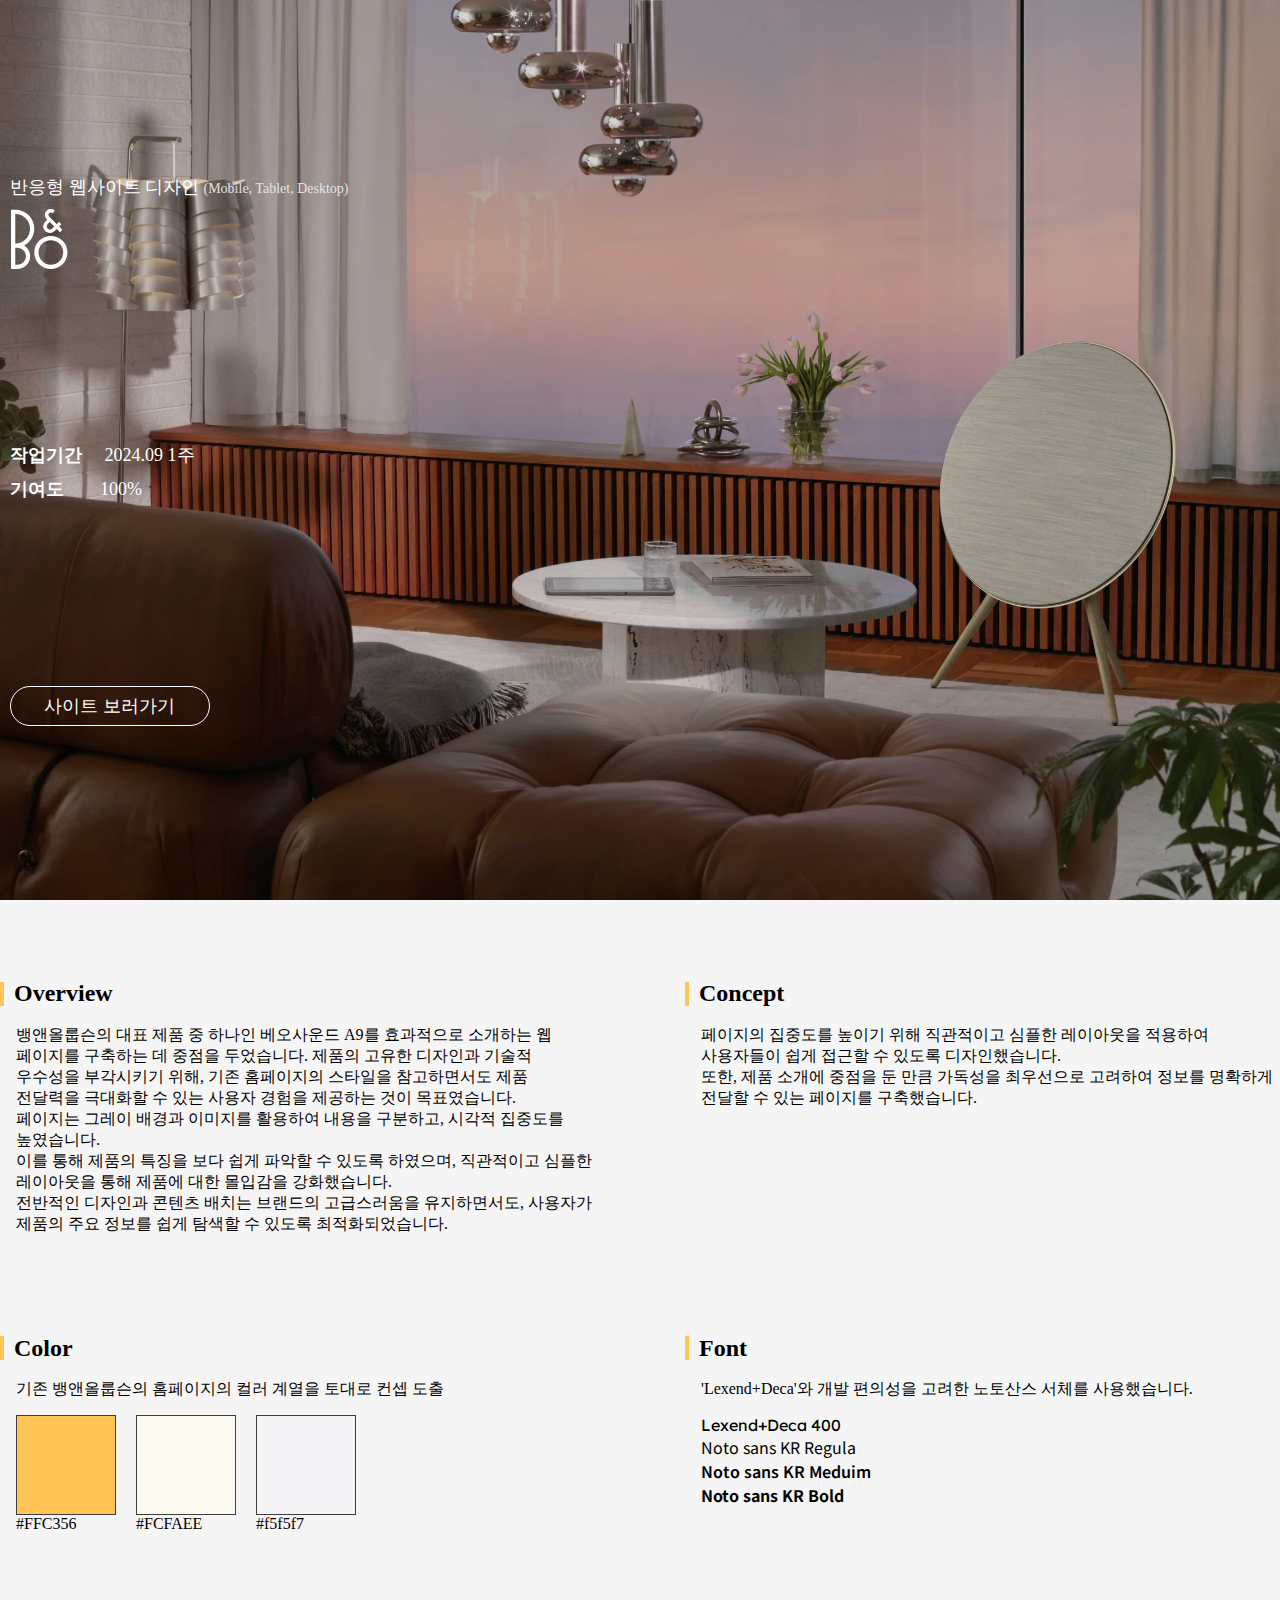
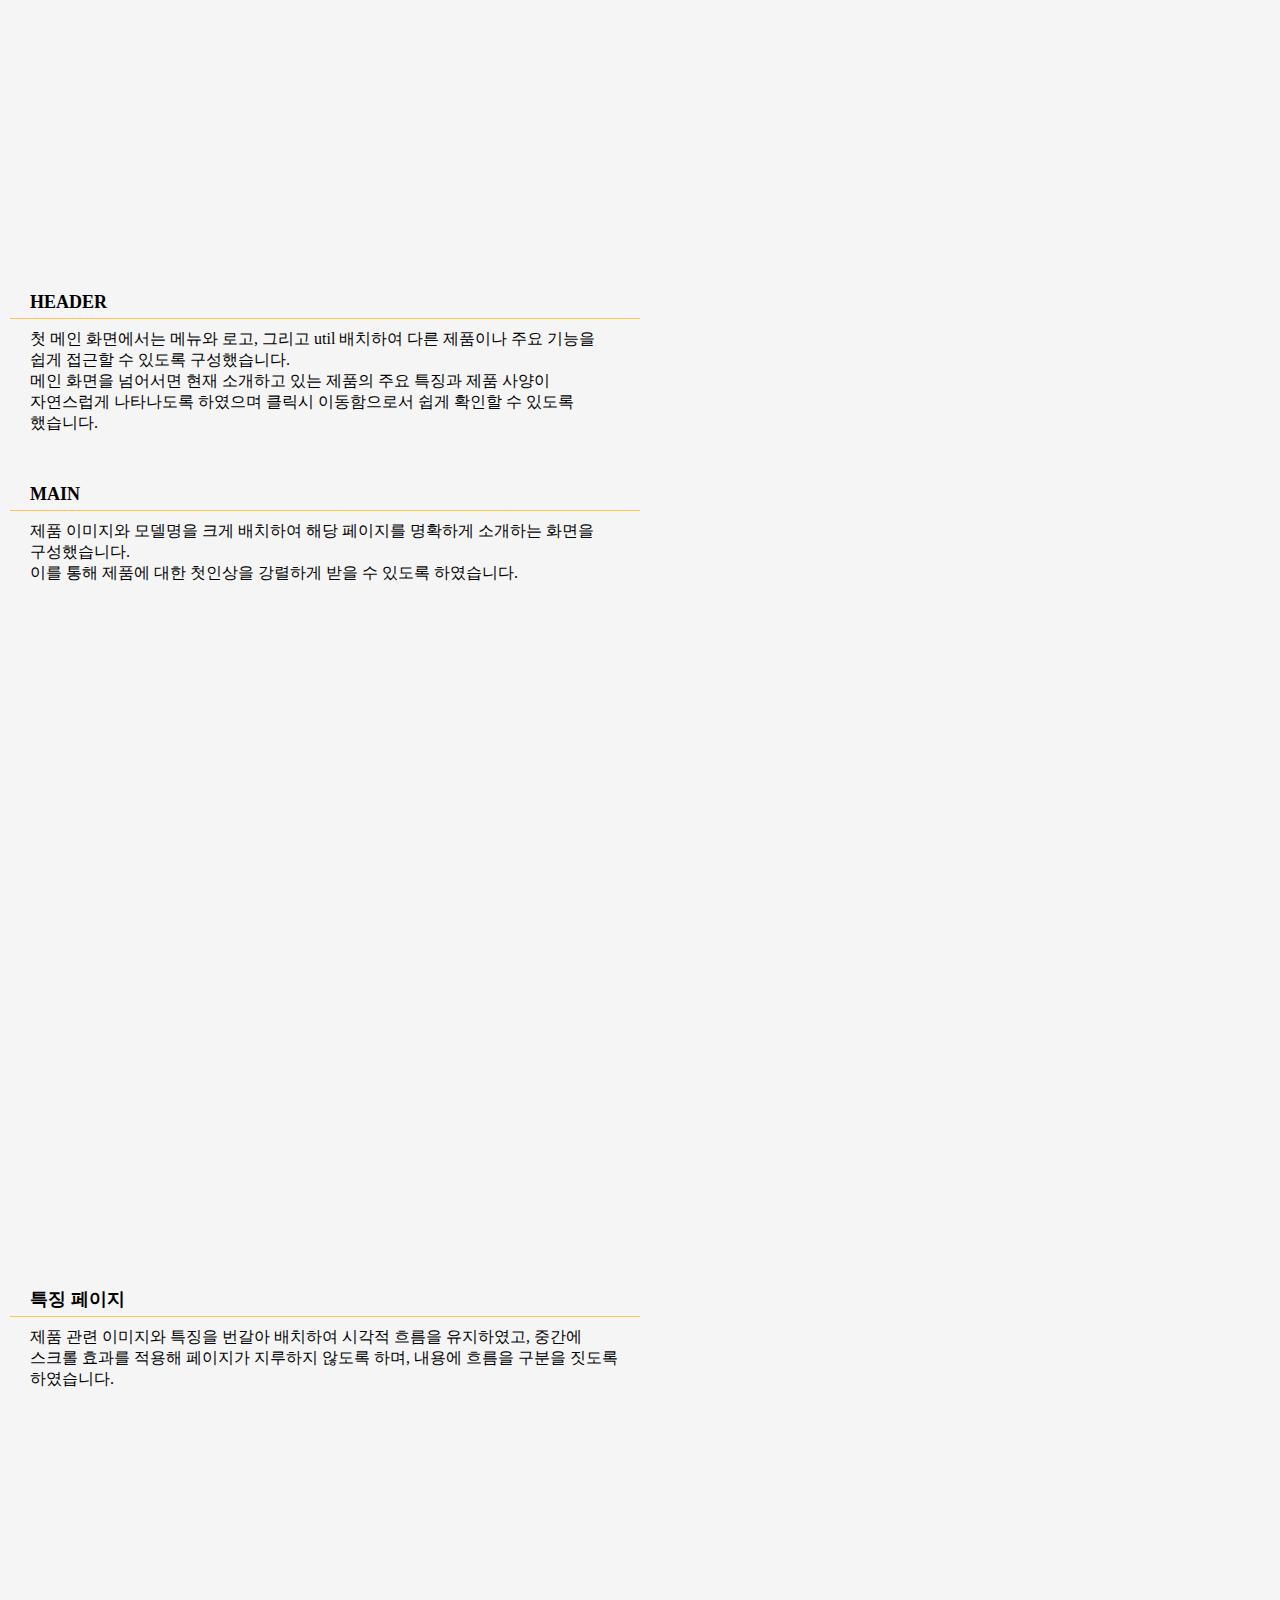
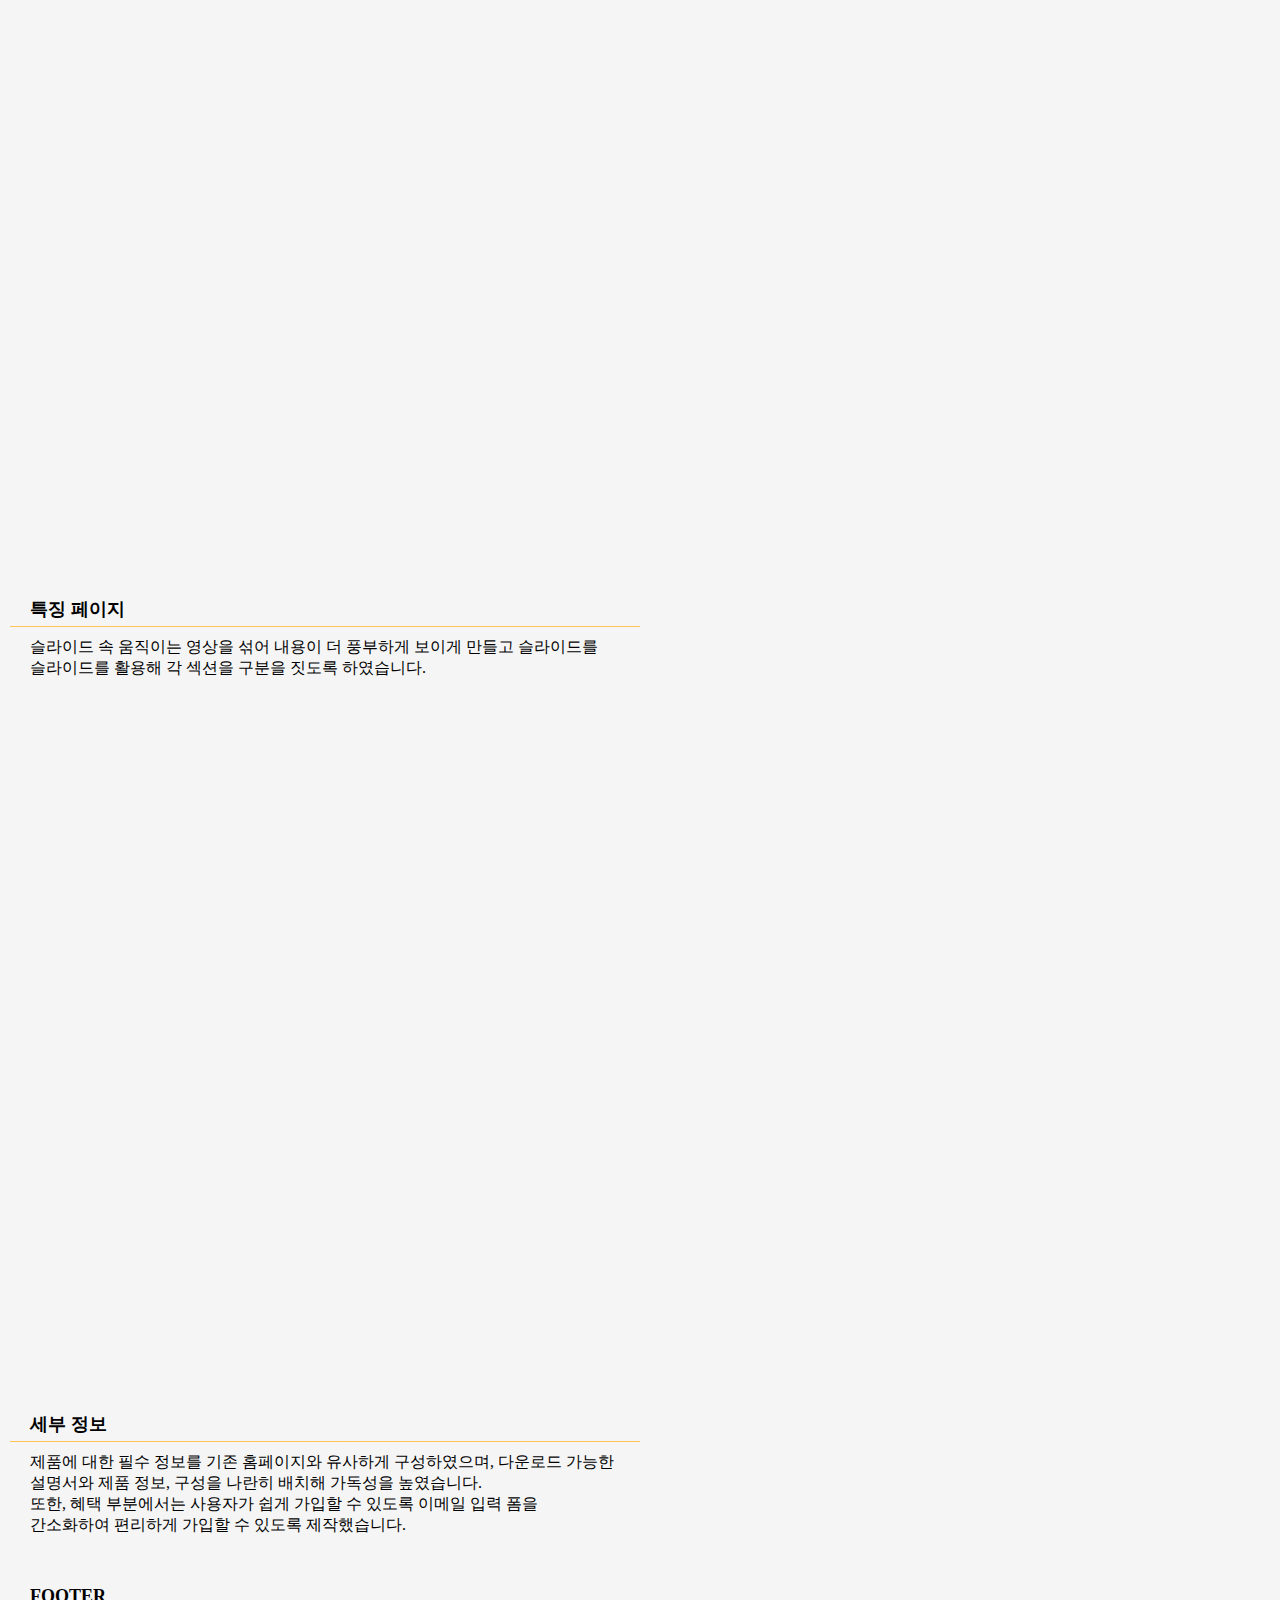
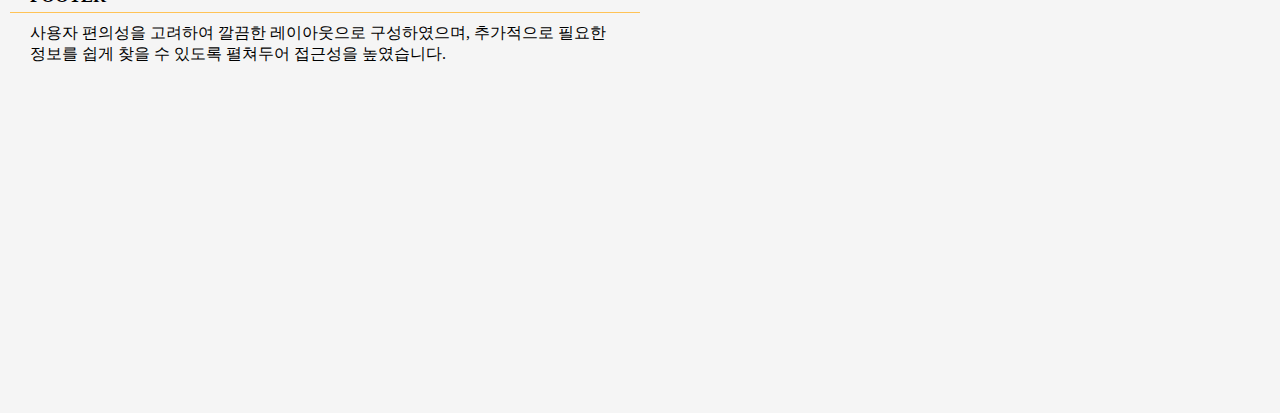
<file: file/bangOlufsen/storyboard.html>
<!DOCTYPE html>
<html lang="ko">
<head>
    <meta charset="UTF-8">
    <meta name="viewport" content="width=device-width, initial-scale=1.0">
    <link rel="stylesheet" href="https://cdn.jsdelivr.net/npm/swiper@11/swiper-bundle.min.css">
    <link rel="stylesheet" href="./css/story.css">
    <script src="./js/jquery-3.7.1.min.js"></script>
    <script src="./js/story.js"></script>
    <title>뱅앤올룹슨 - beosound-A9 스토리보드</title>
</head>
<body>
<div id="wrap">
    <section class="mainPage">
        <div class="innerWrap">
            <div class="title">
                <p>반응형 웹사이트 디자인
                    <span>(Mobile, Tablet, Desktop)</span>
                </p>
                <h1 class="logo">
                    <img src="../bangOlufsen/images/B_O_White_logo.svg" alt="뱅앤올룹슨">
                </h1>
            </div>
            <ul class="txt">
                <li><span>작업기간</span> 2024.09 1주</li>
                <li><span>기여도</span>100%</li>
            </ul>
            <button class="link">
                <a href="./index.html">사이트 보러가기</a>
            </button>
        </div>
    </section>
    <section class="content">
        <div class="innerWrap">
                <div class="con con1">
                    <p class="tit">overview</p>
                    <p class="txt">
                        뱅앤올룹슨의 대표 제품 중 하나인 베오사운드 A9를 
                        효과적으로 소개하는 웹 페이지를 구축하는 데 중점을 두었습니다. 
                        제품의 고유한 디자인과 기술적 우수성을 부각시키기 위해, 
                        기존 홈페이지의 스타일을 참고하면서도 제품 전달력을 
                        극대화할 수 있는 사용자 경험을 제공하는 것이 목표였습니다.<br>
                        페이지는 그레이 배경과 이미지를 활용하여 내용을 구분하고, 
                        시각적 집중도를 높였습니다.<br>
                        이를 통해 제품의 특징을 보다 쉽게 파악할 수 있도록 하였으며,
                        직관적이고 심플한 레이아웃을 통해 제품에 대한 몰입감을 강화했습니다.<br>
                        전반적인 디자인과 콘텐츠 배치는 브랜드의 고급스러움을 유지하면서도, 
                        사용자가 제품의 주요 정보를 쉽게 탐색할 수 있도록 최적화되었습니다.
                    </p>
                </div>
                <div class="con con2">
                    <p class="tit">concept</p>
                    <p class="txt">
                        페이지의 집중도를 높이기 위해 직관적이고 심플한 레이아웃을 적용하여 
                        사용자들이 쉽게 접근할 수 있도록 디자인했습니다.<br>
                        또한, 제품 소개에 중점을 둔 만큼 가독성을 최우선으로 고려하여 
                        정보를 명확하게 전달할 수 있는 페이지를 구축했습니다.
                    </p>
                </div>
                <div class="con con3">
                    <p class="tit">color</p>
                    <p class="txt">
                        기존 뱅앤올룹슨의 홈페이지의 컬러 계열을 토대로 컨셉 도출
                    </p>
                    <ul>
                        <li>
                            <div style="background-color: #FFC356;">color</div>
                            <p>#FFC356</p>
                        </li>
                        <li>
                            <div style="background-color: #FCFAEE;">color</div>
                            <p>#FCFAEE</p>
                        </li>
                        <li>
                            <div style="background-color: #f5f5f7;">color</div>
                            <p>#f5f5f7</p>
                        </li>
                    </ul>
                </div>
                <div class="con con4">
                    <p class="tit">font</p>
                    <p class="txt">
                        'Lexend+Deca'와 개발 편의성을 고려한 노토산스 서체를 사용했습니다.
                    </p>
                    <ul>
                        <li>Lexend+Deca 400</li>
                        <li>Noto sans KR Regula</li>
                        <li>Noto sans KR Meduim</li>
                        <li>Noto sans KR Bold</li>
                    </ul>
                </div>
        </div><!--innerWrap-->
    </section>
    <section class="container">
        <div class="innerWrap">
            <div class="conwrap">
                <div class="left">
                    <div class="tbox1 txtbox">
                        <h3 class="tit">header</h3>
                        <div class="txt">
                            첫 메인 화면에서는 메뉴와 로고, 그리고 util 배치하여 
                            다른 제품이나 주요 기능을 쉽게 접근할 수 있도록 구성했습니다.<br> 
                            메인 화면을 넘어서면 현재 소개하고 있는 
                            제품의 주요 특징과 제품 사양이 자연스럽게 나타나도록 하였으며
                            클릭시 이동함으로서 쉽게 확인할 수 있도록 했습니다. 
                        </div>

                        <h3 class="tit">main</h3>
                        <div class="txt">
                            제품 이미지와 모델명을 크게 배치하여 해당 페이지를 명확하게 소개하는 화면을 구성했습니다.<br> 
                            이를 통해 제품에 대한 첫인상을 강렬하게 받을 수 있도록 하였습니다.
                        </div>
                    </div>

                    <div class="tbox2 txtbox">
                        <h3 class="tit">특징 페이지</h3>
                        <div class="txt">
                            제품 관련 이미지와 특징을 번갈아 배치하여 시각적 흐름을 유지하였고, 
                            중간에 스크롤 효과를 적용해 페이지가 지루하지 않도록 하며,
                            내용에 흐름을 구분을 짓도록 하였습니다.
                        </div>
                    </div>

                    <div class="tbox3 txtbox">
                        <h3 class="tit">특징 페이지</h3>
                        <div class="txt">
                            슬라이드 속 움직이는 영상을 섞어 내용이 더 풍부하게 보이게 만들고 
                            슬라이드를 슬라이드를 활용해 각 섹션을 구분을 짓도록 하였습니다.
                        </div>
                    </div>

                    <div class="tbox4 txtbox">
                        <h3 class="tit">세부 정보</h3>
                        <div class="txt">
                            제품에 대한 필수 정보를 기존 홈페이지와 유사하게 구성하였으며, 
                            다운로드 가능한 설명서와 제품 정보, 구성을 나란히 배치해 
                            가독성을 높였습니다.<br>
                            또한, 혜택 부분에서는 사용자가 쉽게 가입할 수 있도록 이메일 입력 폼을 간소화하여 편리하게 가입할 수 있도록 제작했습니다.
                        </div>

                        <h3 class="tit">footer</h3>
                        <div class="txt">
                            사용자 편의성을 고려하여 깔끔한 레이아웃으로 구성하였으며, 추가적으로 
                            필요한 정보를 쉽게 찾을 수 있도록 펼쳐두어 접근성을 높였습니다.
                        </div>
                    </div>
                </div><!--left-->

                <div class="right">
                    <div class="imgwrap">
                        <div class="imgbox1 imgbox">
                            <img src="../bangOlufsen/images/story/story_01.jpg" alt="데스크 이미지1">
                        </div>
                        <div class="imgbox2 imgbox">
                            <img src="../bangOlufsen/images/story/story_02.jpg" alt="데스크 이미지2">
                        </div>
                        <div class="imgbox3 imgbox">
                            <img src="../bangOlufsen/images/story/story_03.jpg" alt="데스크 이미지3">
                        </div>
                        <div class="imgbox4 imgbox">
                            <img src="../bangOlufsen/images/story/story_04.jpg" alt="데스크 이미지4">
                        </div>
                    </div><!--imgwrap-->
                </div><!--right-->
            </div><!--conwrap-->
        </div><!--innerWrap-->
    </section>
    <section class="end"></section>
</div><!--wrap-->



</body>
</html>
</file>
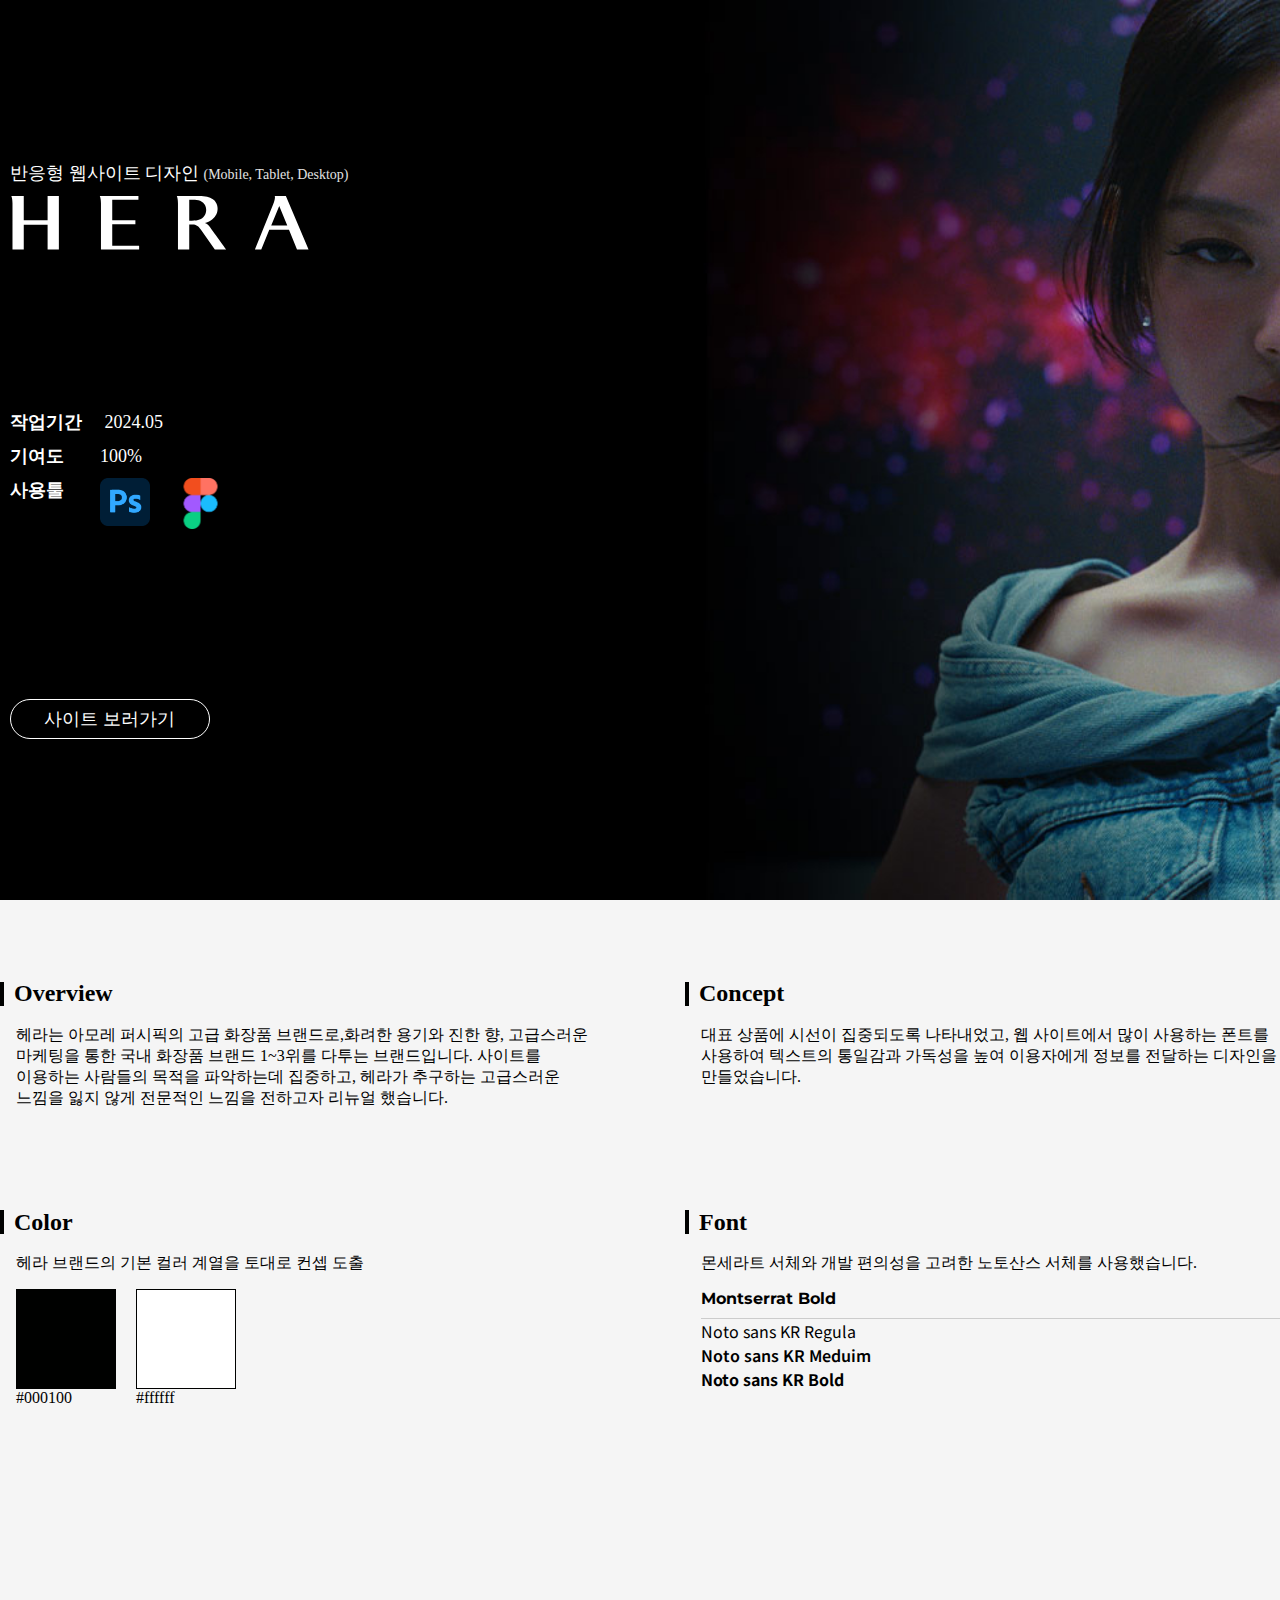
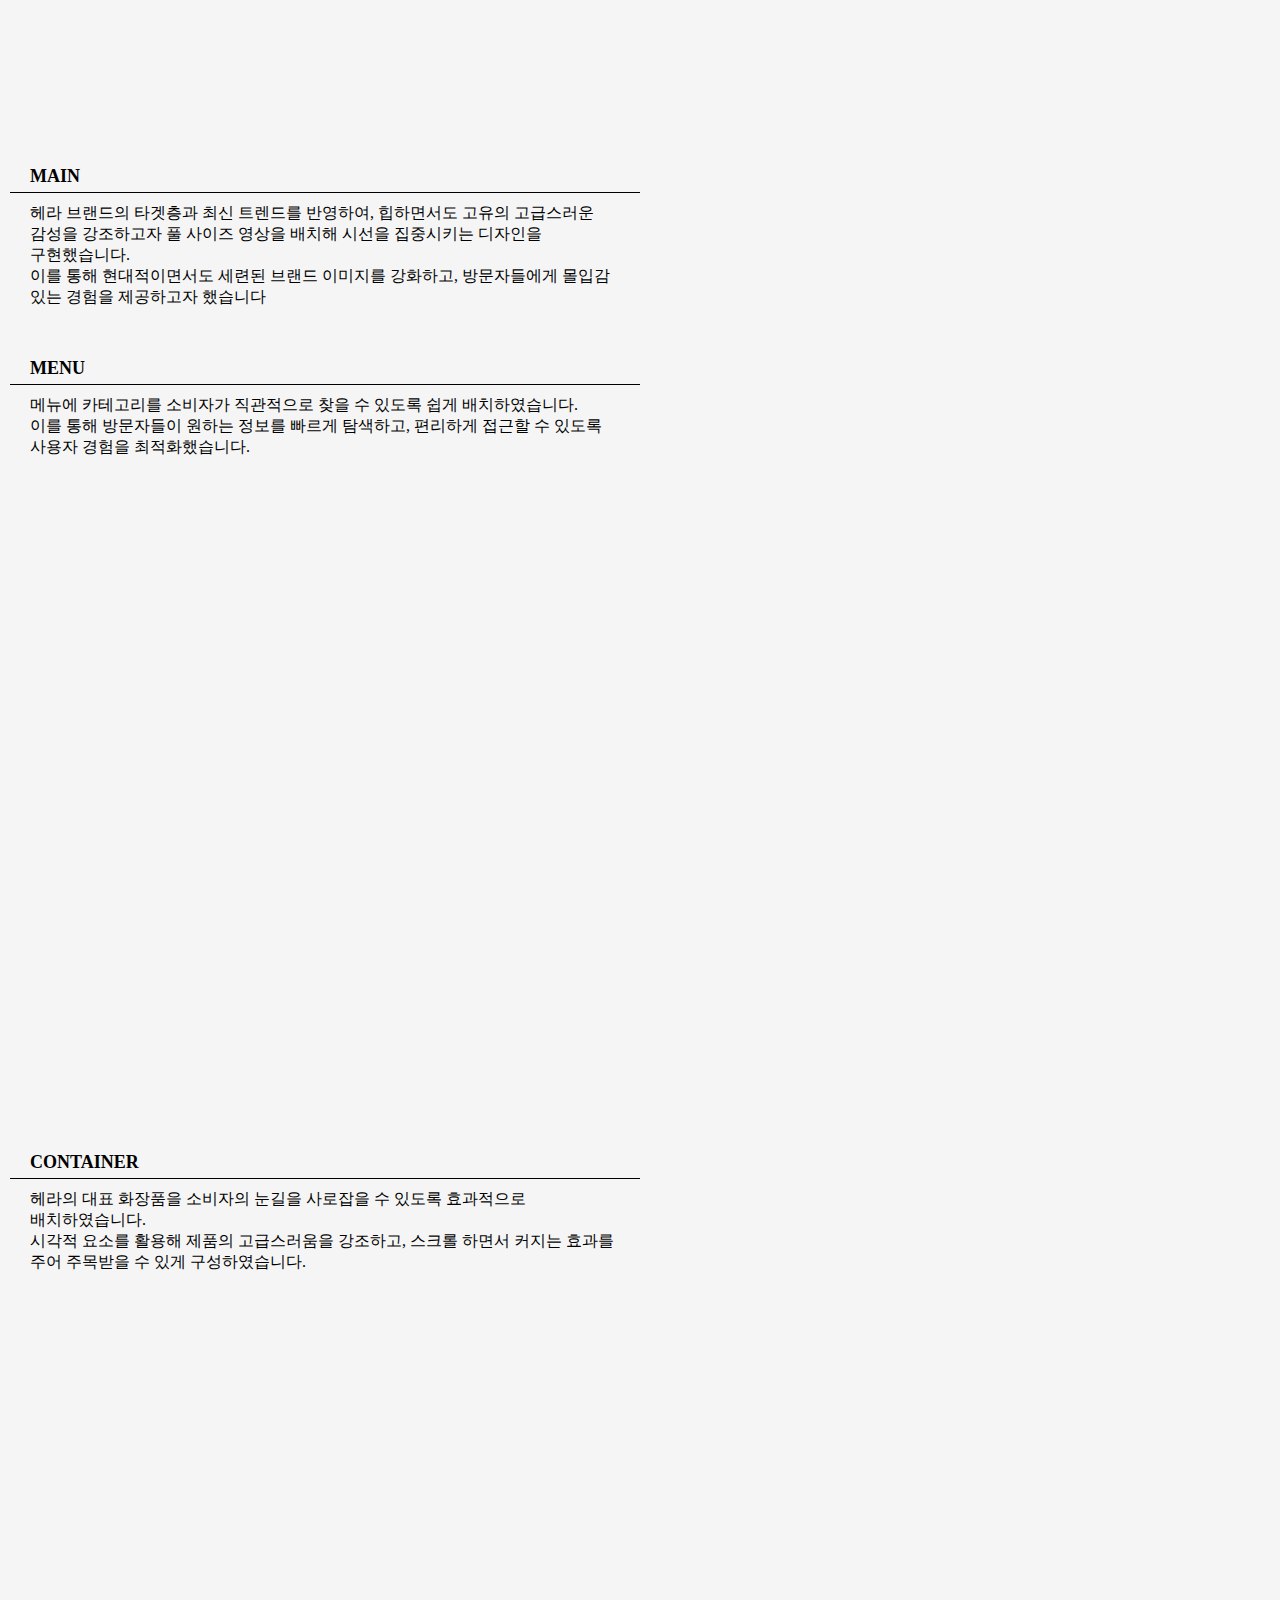
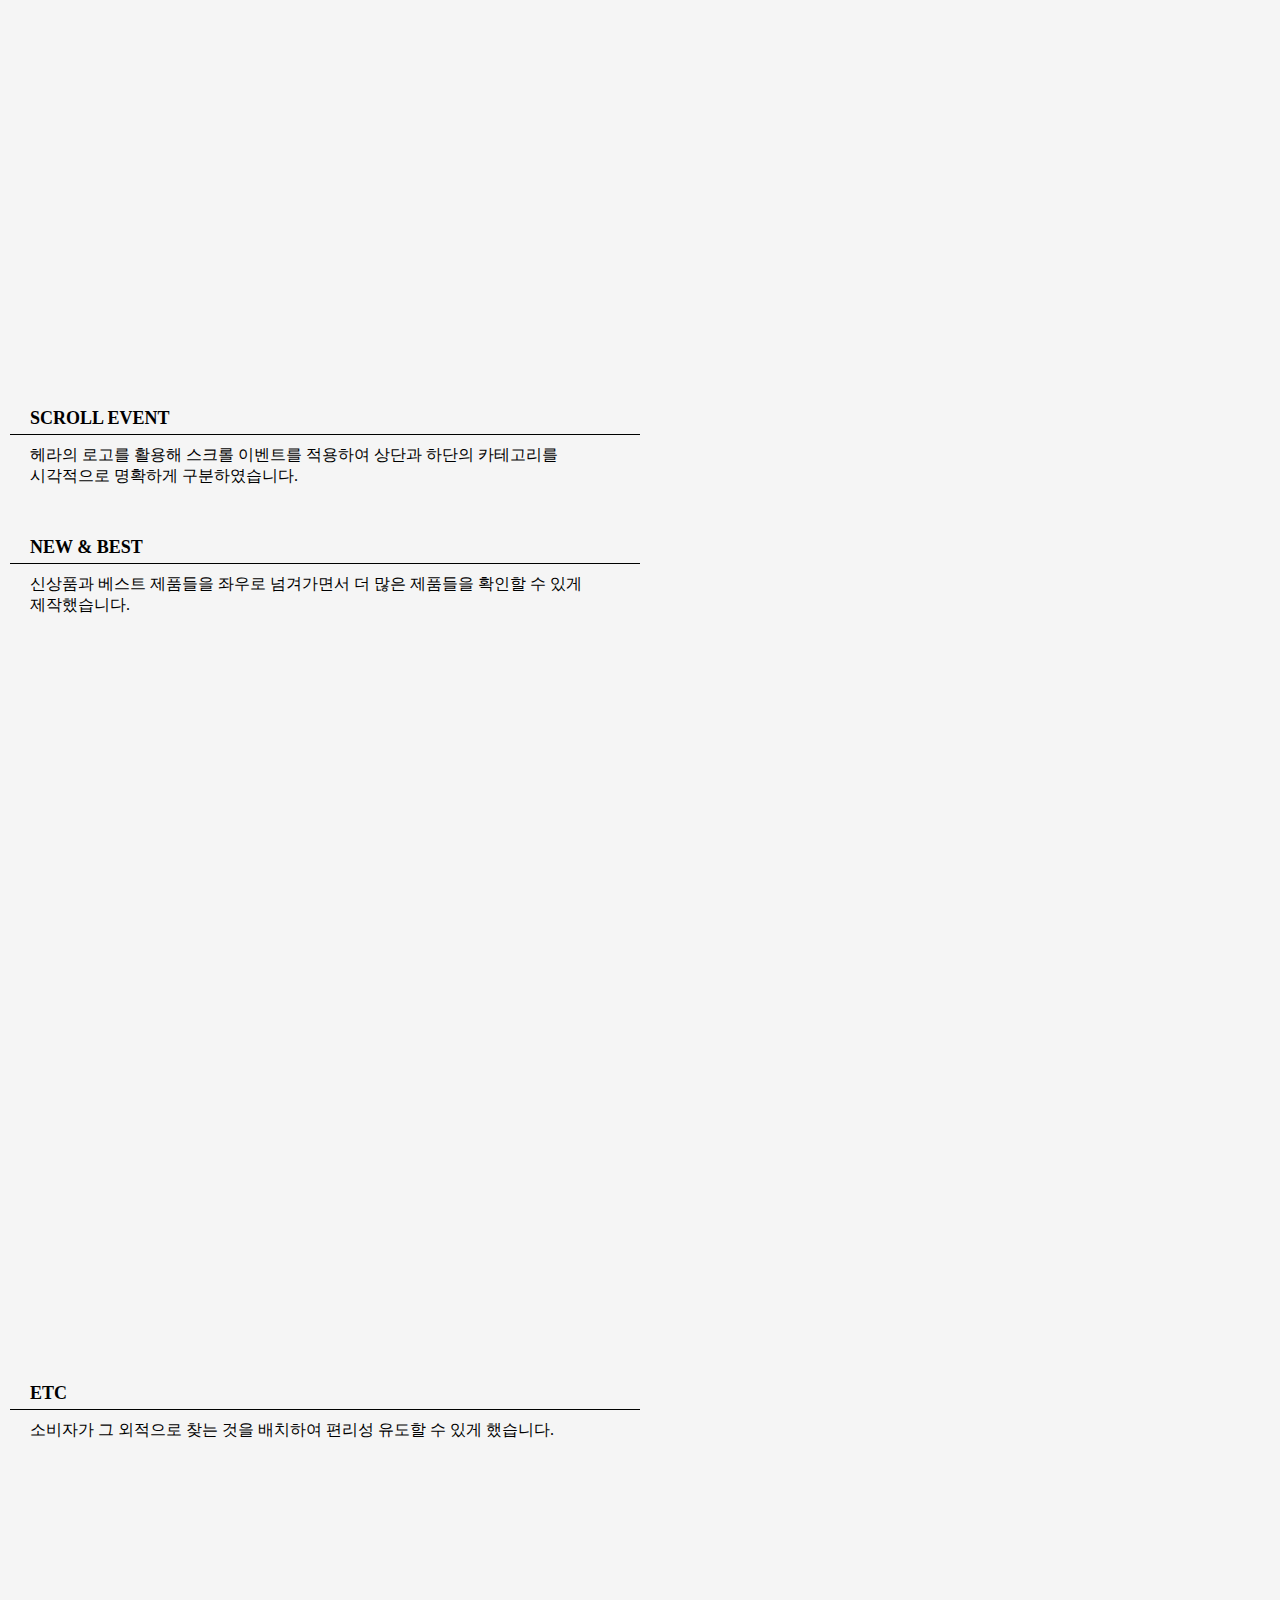
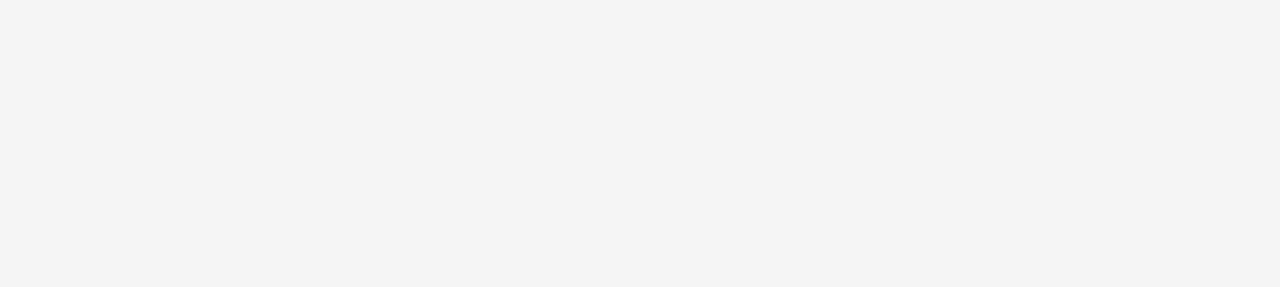
<file: file/HERA/storyboard.html>
<!DOCTYPE html>
<html lang="ko">
<head>
    <meta charset="UTF-8">
    <meta name="viewport" content="width=device-width, initial-scale=1.0">
    <link rel="stylesheet" href="https://cdn.jsdelivr.net/npm/swiper@11/swiper-bundle.min.css">
    <link rel="stylesheet" href="./css/story.css">
    <script src="./js/jquery-3.7.1.min.js"></script>
    <script src="js/story.js"></script>
    <title>HERA Storyboard</title>
</head>
<body>
<div id="wrap">
    <section class="mainPage">
        <div class="innerWrap">
            <div class="title">
                <p>반응형 웹사이트 디자인
                    <span>(Mobile, Tablet, Desktop)</span>
                </p>
                <h1 class="logo">
                    <img src="../HERA/images/logo.svg" alt="헤라로고">
                </h1>
            </div>
            <ul class="txt">
                <li><span>작업기간</span> 2024.05</li>
                <li><span>기여도</span>100%</li>
                <li class="tool"><span>사용툴</span>
                    <div class="icon">
                        <!-- <img src="../images/icon_ps.png" alt="포토샵"> -->
                         <img src="../../images/icon_ps.png" alt="포토샵">
                        <img src="../../images/icon_figma.png" alt="피그마">
                    </div>
                </li>
            </ul>
            <button class="link">
                <a href="./index.html">사이트 보러가기</a>
            </button>
        </div>
    </section>
    <section class="content">
        <div class="innerWrap">
                <div class="con con1">
                    <p class="tit">overview</p>
                    <p class="txt">
                        헤라는 아모레 퍼시픽의 고급 화장품 브랜드로,화려한 용기와 진한 향, 
                        고급스러운 마케팅을 통한 국내 화장품 브랜드 1~3위를 다투는 브랜드입니다.
                        사이트를 이용하는 사람들의 목적을 파악하는데 집중하고, 
                        헤라가 추구하는 고급스러운 느낌을 잃지 않게 전문적인 느낌을 전하고자 리뉴얼 했습니다.
                    </p>
                </div>
                <div class="con con2">
                    <p class="tit">concept</p>
                    <p class="txt">
                        대표 상품에 시선이 집중되도록 나타내었고, 
                        웹 사이트에서 많이 사용하는 폰트를 사용하여 
                        텍스트의 통일감과 가독성을 높여 
                        이용자에게 정보를 전달하는 디자인을 만들었습니다.
                    </p>
                </div>
                <div class="con con3">
                    <p class="tit">color</p>
                    <p class="txt">
                        헤라 브랜드의 기본 컬러 계열을 토대로 컨셉 도출
                    </p>
                    <ul>
                        <li>
                            <div style="background-color: #000100;">color</div>
                            <p>#000100</p>
                        </li>
                        <li>
                            <div style="background-color: #fff;">color</div>
                            <p>#ffffff</p>
                        </li>
                    </ul>
                </div>
                <div class="con con4">
                    <p class="tit">font</p>
                    <p class="txt">
                        몬세라트 서체와 개발 편의성을 고려한 노토산스 서체를 사용했습니다.
                    </p>
                    <ul>
                        <li>Montserrat Bold</li>
                        <li>Noto sans KR Regula</li>
                        <li>Noto sans KR Meduim</li>
                        <li>Noto sans KR Bold</li>
                    </ul>
                </div>
        </div><!--innerWrap-->
    </section>
    <section class="container">
        <div class="innerWrap">
            <div class="conwrap">
                <div class="left">
                    <div class="tbox1 txtbox">
                        <h3 class="tit">main</h3>
                        <div class="txt">
                            헤라 브랜드의 타겟층과 최신 트렌드를 반영하여, 
                            힙하면서도 고유의 고급스러운 감성을 강조하고자 
                            풀 사이즈 영상을 배치해 시선을 집중시키는 디자인을 구현했습니다.<br>
                            이를 통해 현대적이면서도 세련된 브랜드 이미지를 강화하고, 
                            방문자들에게 몰입감 있는 경험을 제공하고자 했습니다
                        </div>

                        <h3 class="tit">menu</h3>
                        <div class="txt">
                            메뉴에 카테고리를 소비자가 직관적으로 찾을 수 있도록 쉽게 배치하였습니다.<br>
                            이를 통해 방문자들이 원하는 정보를 빠르게 탐색하고, 편리하게 접근할 수 있도록 사용자 경험을 최적화했습니다.
                        </div>
                    </div>

                    <div class="tbox2 txtbox">
                        <h3 class="tit">container</h3>
                        <div class="txt">
                            헤라의 대표 화장품을 소비자의 눈길을 사로잡을 수 있도록 효과적으로 배치하였습니다.<br>
                            시각적 요소를 활용해 제품의 고급스러움을 강조하고, 
                            스크롤 하면서 커지는 효과를 주어 주목받을 수 있게 구성하였습니다.
                        </div>
                    </div>

                    <div class="tbox3 txtbox">
                        <h3 class="tit">scroll event</h3>
                        <div class="txt">
                            헤라의 로고를 활용해 스크롤 이벤트를 적용하여 
                            상단과 하단의 카테고리를 시각적으로 명확하게 구분하였습니다.
                        </div>
                        <h3 class="tit">new &amp; best</h3>
                        <div class="txt">
                            신상품과 베스트 제품들을 좌우로 넘겨가면서
                            더 많은 제품들을 확인할 수 있게 제작했습니다.
                        </div>
                    </div>

                    <div class="tbox4 txtbox">
                        <h3 class="tit">etc</h3>
                        <div class="txt">
                            소비자가 그 외적으로 찾는 것을 
                            배치하여 편리성 유도할 수 있게 했습니다.
                        </div>
                    </div>
                </div><!--left-->

                <div class="right">
                    <div class="imgwrap">
                        <div class="imgbox1 imgbox">
                            <img src="../HERA/images/story/desk_1.jpg" alt="데스크 이미지1">
                        </div>
                        <div class="imgbox2 imgbox">
                            <img src="../HERA/images/story/desk_2.jpg" alt="데스크 이미지2">
                        </div>
                        <div class="imgbox3 imgbox">
                            <img src="../HERA/images/story/desk_3.jpg" alt="데스크 이미지3">
                        </div>
                        <div class="imgbox4 imgbox">
                            <img src="../HERA/images/story/desk_4.jpg" alt="데스크 이미지4">
                        </div>
                    </div><!--imgwrap-->
                </div><!--right-->
            </div><!--conwrap-->
        </div><!--innerWrap-->
    </section>
    <section class="end"></section>
</div><!--wrap-->

</body>
</html>
</file>
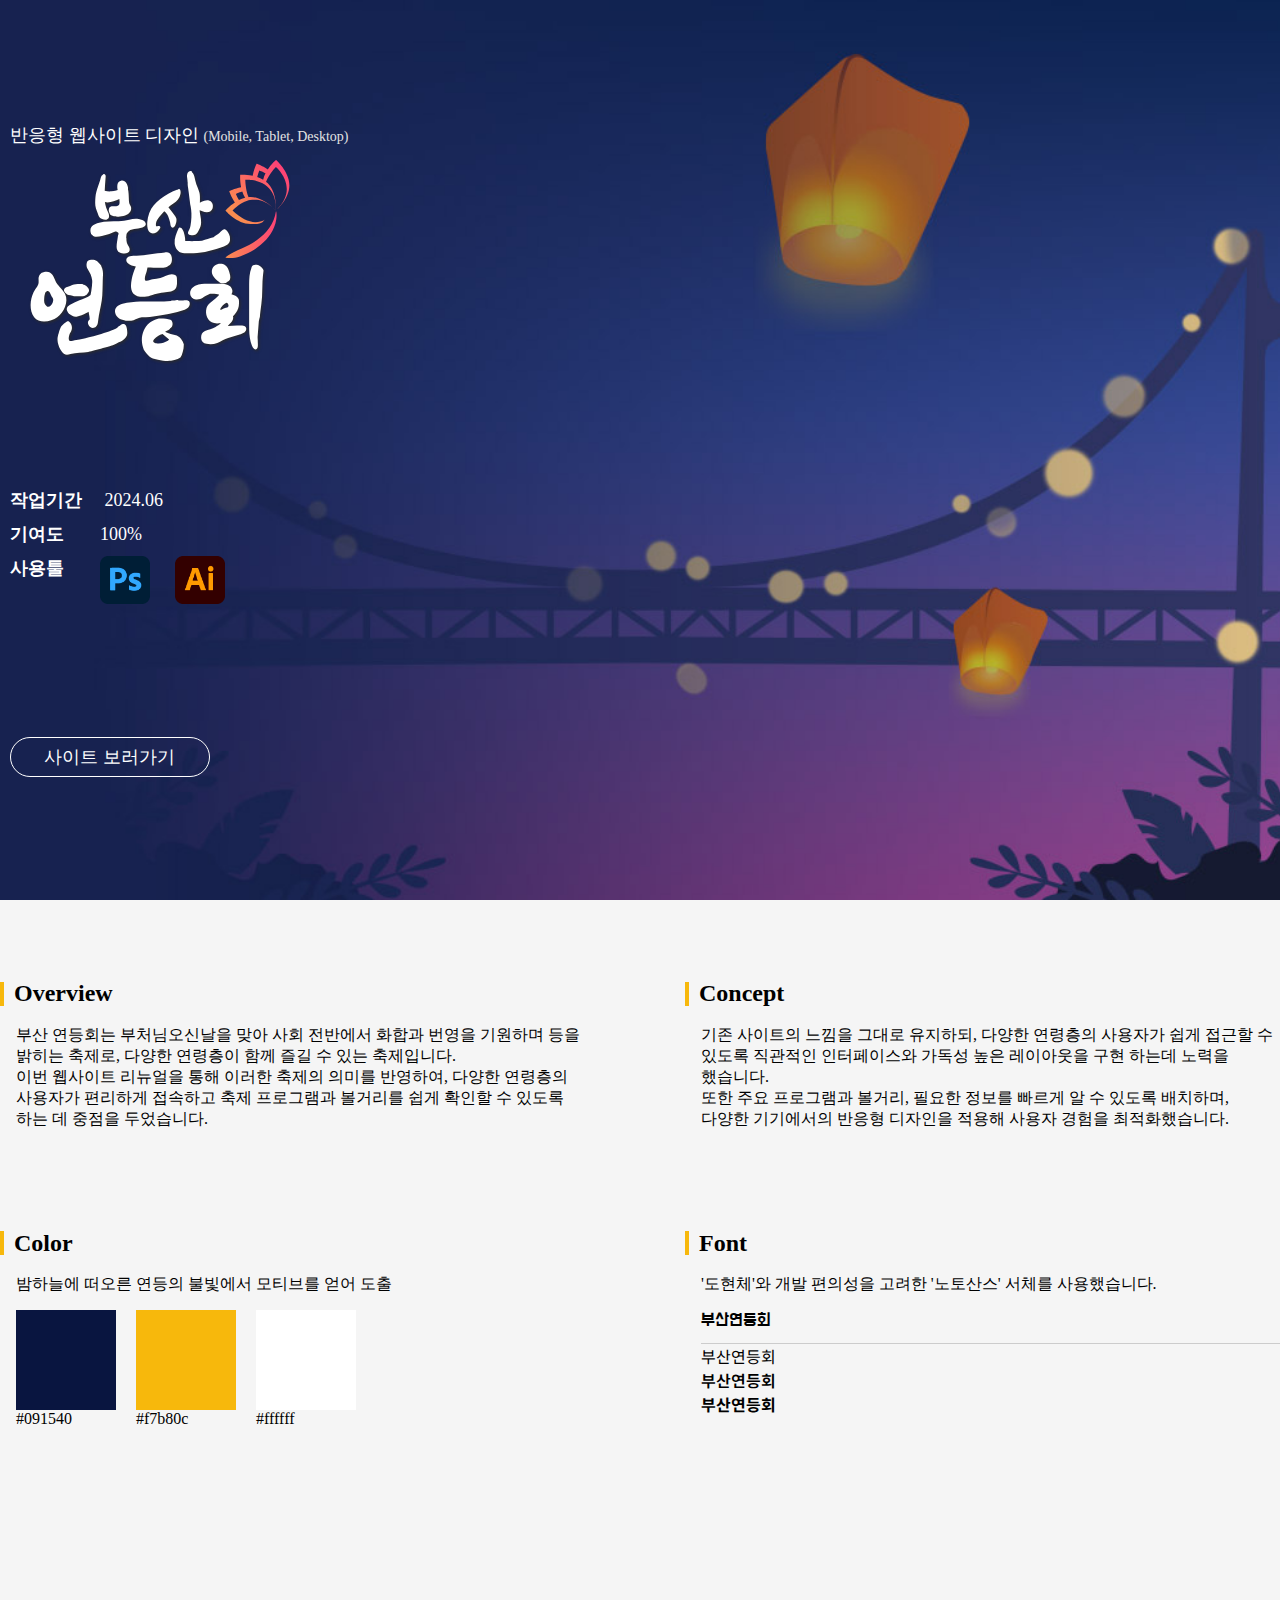
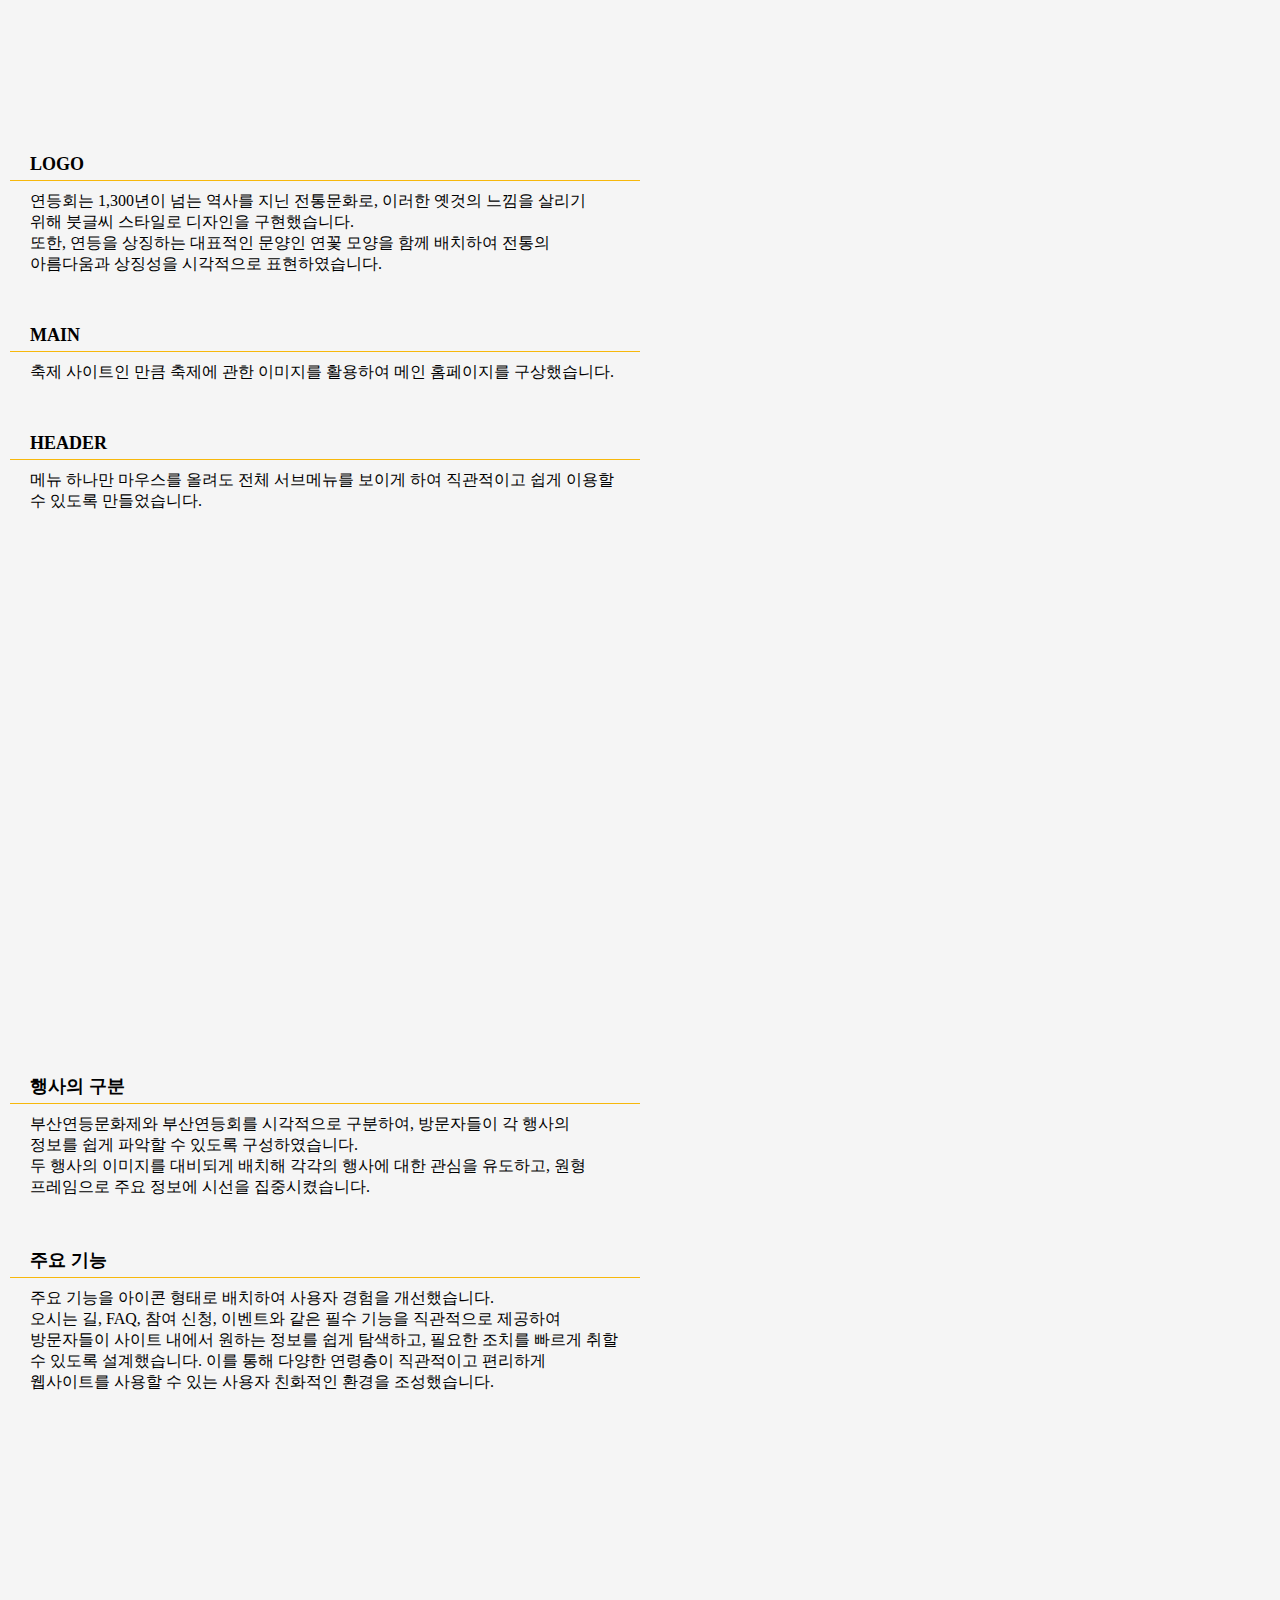
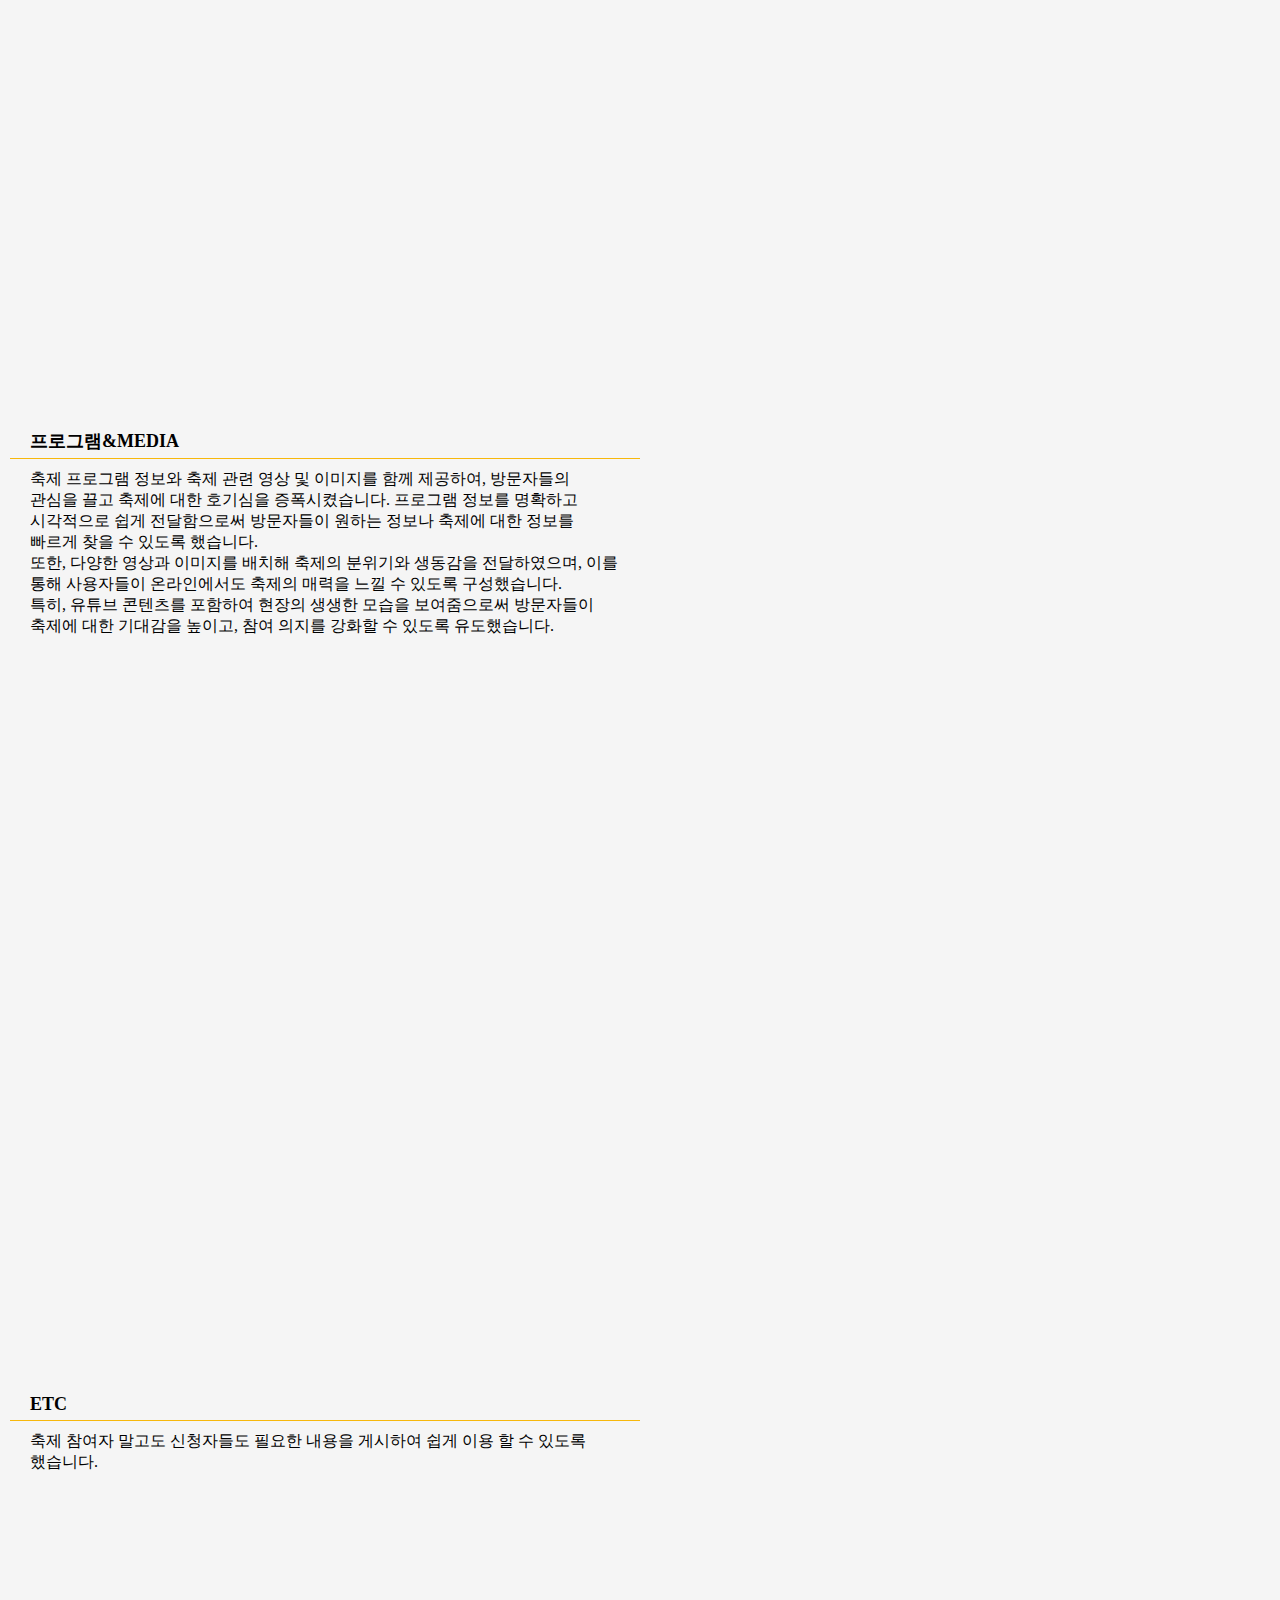
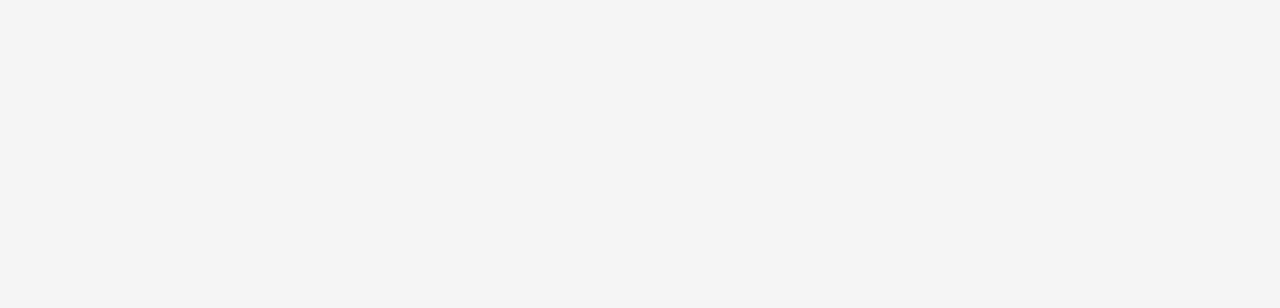
<file: file/Lotus Lantern Festival/storyboard.html>
<!DOCTYPE html>
<html lang="ko">
<head>
    <meta charset="UTF-8">
    <meta name="viewport" content="width=device-width, initial-scale=1.0">
    <link rel="stylesheet" href="https://cdn.jsdelivr.net/npm/swiper@11/swiper-bundle.min.css">
    <link rel="stylesheet" href="css/story.css">
    <script src="./js/jquery-3.7.1.min.js"></script>
    <script src="./js/story.js"></script>
    <title>부산연등회 스토리보드</title>
</head>
<body>
<div id="wrap">
    <section class="mainPage">
        <div class="innerWrap">
            <div class="title">
                <p>반응형 웹사이트 디자인
                    <span>(Mobile, Tablet, Desktop)</span>
                </p>
                <h1 class="logo">
                    <img src="../Lotus Lantern Festival/images/logo_wh.svg" alt="로고">
                </h1>
            </div>
            <ul class="txt">
                <li><span>작업기간</span> 2024.06</li>
                <li><span>기여도</span>100%</li>
                <li class="tool"><span>사용툴</span>
                    <div class="icon">
                        <img src="../../images/icon_ps.png" alt="포토샵">
                        <img src="../../images/icon_ai.png" alt="일러스트">
                    </div>
                </li>
            </ul>
            <button class="link">
                <a href="./index.html">사이트 보러가기</a>
            </button>
        </div>
    </section>
    <section class="content">
        <div class="innerWrap">
                <div class="con con1">
                    <p class="tit">overview</p>
                    <p class="txt">
                        부산 연등회는 부처님오신날을 맞아 
                        사회 전반에서 화합과 번영을 기원하며 등을 밝히는 축제로, 
                        다양한 연령층이 함께 즐길 수 있는 축제입니다.<br>
                        이번 웹사이트 리뉴얼을 통해 이러한 축제의 의미를 반영하여, 
                        다양한 연령층의 사용자가 편리하게 접속하고 
                        축제 프로그램과 볼거리를 쉽게 
                        확인할 수 있도록 하는 데 중점을 두었습니다.
                    </p>
                </div>
                <div class="con con2">
                    <p class="tit">concept</p>
                    <p class="txt">
                        기존 사이트의 느낌을 그대로 유지하되, 
                        다양한 연령층의 사용자가 쉽게 접근할 수 있도록 
                        직관적인 인터페이스와 가독성 높은 
                        레이아웃을 구현 하는데 노력을 했습니다. <br>
                        또한 주요 프로그램과 볼거리, 필요한 정보를 빠르게 
                        알 수 있도록 배치하며, 
                        다양한 기기에서의 반응형 디자인을 적용해 
                        사용자 경험을 최적화했습니다. 
                    </p>
                </div>
                <div class="con con3">
                    <p class="tit">color</p>
                    <p class="txt">
                        밤하늘에 떠오른 연등의 불빛에서 모티브를 얻어 도출
                    </p>
                    <ul>
                        <li>
                            <div style="background-color: #091540;">color</div>
                            <p>#091540</p>
                        </li>
                        <li>
                            <div style="background-color: #f7b80c;">color</div>
                            <p>#f7b80c</p>
                        </li>
                        <li>
                            <div style="background-color: #ffffff;">color</div>
                            <p>#ffffff</p>
                        </li>
                    </ul>
                </div>
                <div class="con con4">
                    <p class="tit">font</p>
                    <p class="txt">
                        '도현체'와 개발 편의성을 고려한 '노토산스' 서체를 사용했습니다.
                    </p>
                    <ul>
                        <li>부산연등회</li>
                        <li>부산연등회</li>
                        <li>부산연등회</li>
                        <li>부산연등회</li>
                    </ul>
                </div>
        </div><!--innerWrap-->
    </section>
    <section class="container">
        <div class="innerWrap">
            <div class="conwrap">
                <div class="left">
                    <div class="tbox1 txtbox">
                        <h3 class="tit">logo</h3>
                        <div class="txt">
                            연등회는 1,300년이 넘는 역사를 지닌 전통문화로, 
                            이러한 옛것의 느낌을 살리기 위해 
                            붓글씨 스타일로 디자인을 구현했습니다.<br>
                            또한, 연등을 상징하는 대표적인 문양인 연꽃 모양을 
                            함께 배치하여 전통의 아름다움과 상징성을 시각적으로 표현하였습니다.
                        </div>

                        <h3 class="tit">main</h3>
                        <div class="txt">
                            축제 사이트인 만큼 축제에 관한 이미지를 활용하여
                            메인 홈페이지를 구상했습니다.
                        </div>

                        <h3 class="tit">header</h3>
                        <div class="txt">
                            메뉴 하나만 마우스를 올려도 전체 서브메뉴를 보이게 하여
                            직관적이고 쉽게 이용할 수 있도록 만들었습니다.
                        </div>
                    </div>

                    <div class="tbox2 txtbox">
                        <h3 class="tit">행사의 구분</h3>
                        <div class="txt">
                            부산연등문화제와 부산연등회를 시각적으로 구분하여, 
                            방문자들이 각 행사의 정보를 
                            쉽게 파악할 수 있도록 구성하였습니다.<br>
                            두 행사의 이미지를 대비되게 배치해 각각의 행사에 
                            대한 관심을 유도하고, 
                            원형 프레임으로 주요 정보에 시선을 집중시켰습니다.
                        </div>

                        <h3 class="tit">주요 기능</h3>
                        <div class="txt">
                            주요 기능을 아이콘 형태로 배치하여 사용자 경험을 개선했습니다.<br>
                            오시는 길, FAQ, 참여 신청, 이벤트와 같은 필수 기능을 
                            직관적으로 제공하여 방문자들이 사이트 내에서 
                            원하는 정보를 쉽게 탐색하고, 
                            필요한 조치를 빠르게 취할 수 있도록 설계했습니다. 이를 통해 다양한 연령층이 직관적이고 편리하게 웹사이트를 사용할 수 있는 사용자 친화적인 환경을 조성했습니다.
                        </div>
                    </div>

                    <div class="tbox3 txtbox">
                        <h3 class="tit">프로그램&amp;media</h3>
                        <div class="txt">
                            축제 프로그램 정보와 축제 관련 영상 및 이미지를 함께 제공하여, 
                            방문자들의 관심을 끌고 축제에 대한 호기심을 증폭시켰습니다. 
                            프로그램 정보를 명확하고 시각적으로 쉽게 전달함으로써 
                            방문자들이 원하는 정보나 축제에 대한 정보를 빠르게 
                            찾을 수 있도록 했습니다.<br>
                            또한, 다양한 영상과 이미지를 배치해 축제의 분위기와 
                            생동감을 전달하였으며, 이를 통해 사용자들이 온라인에서도 
                            축제의 매력을 느낄 수 있도록 구성했습니다. <br>
                            특히, 유튜브 콘텐츠를 포함하여 
                            현장의 생생한 모습을 보여줌으로써 방문자들이 
                            축제에 대한 기대감을 높이고, 
                            참여 의지를 강화할 수 있도록 유도했습니다.
                        </div>
                    </div>

                    <div class="tbox4 txtbox">
                        <h3 class="tit">etc</h3>
                        <div class="txt">
                            축제 참여자 말고도 신청자들도 필요한 내용을 게시하여
                            쉽게 이용 할 수 있도록 했습니다.
                        </div>
                    </div>
                </div><!--left-->

                <div class="right">
                    <div class="imgwrap">
                        <div class="imgbox1 imgbox">
                            <img src="./images/story/story_01.jpg" alt="데스크 이미지1">
                        </div>
                        <div class="imgbox2 imgbox">
                            <img src="./images/story/story_02.jpg" alt="데스크 이미지2">
                        </div>
                        <div class="imgbox3 imgbox">
                            <img src="./images/story/story_03.jpg" alt="데스크 이미지3">
                        </div>
                        <div class="imgbox4 imgbox">
                            <img src="./images/story/story_04.jpg" alt="데스크 이미지4">
                        </div>
                    </div><!--imgwrap-->
                </div><!--right-->
            </div><!--conwrap-->
        </div><!--innerWrap-->
    </section>
    <section class="end"></section>
</div><!--wrap-->

</body>
</html>
</file>
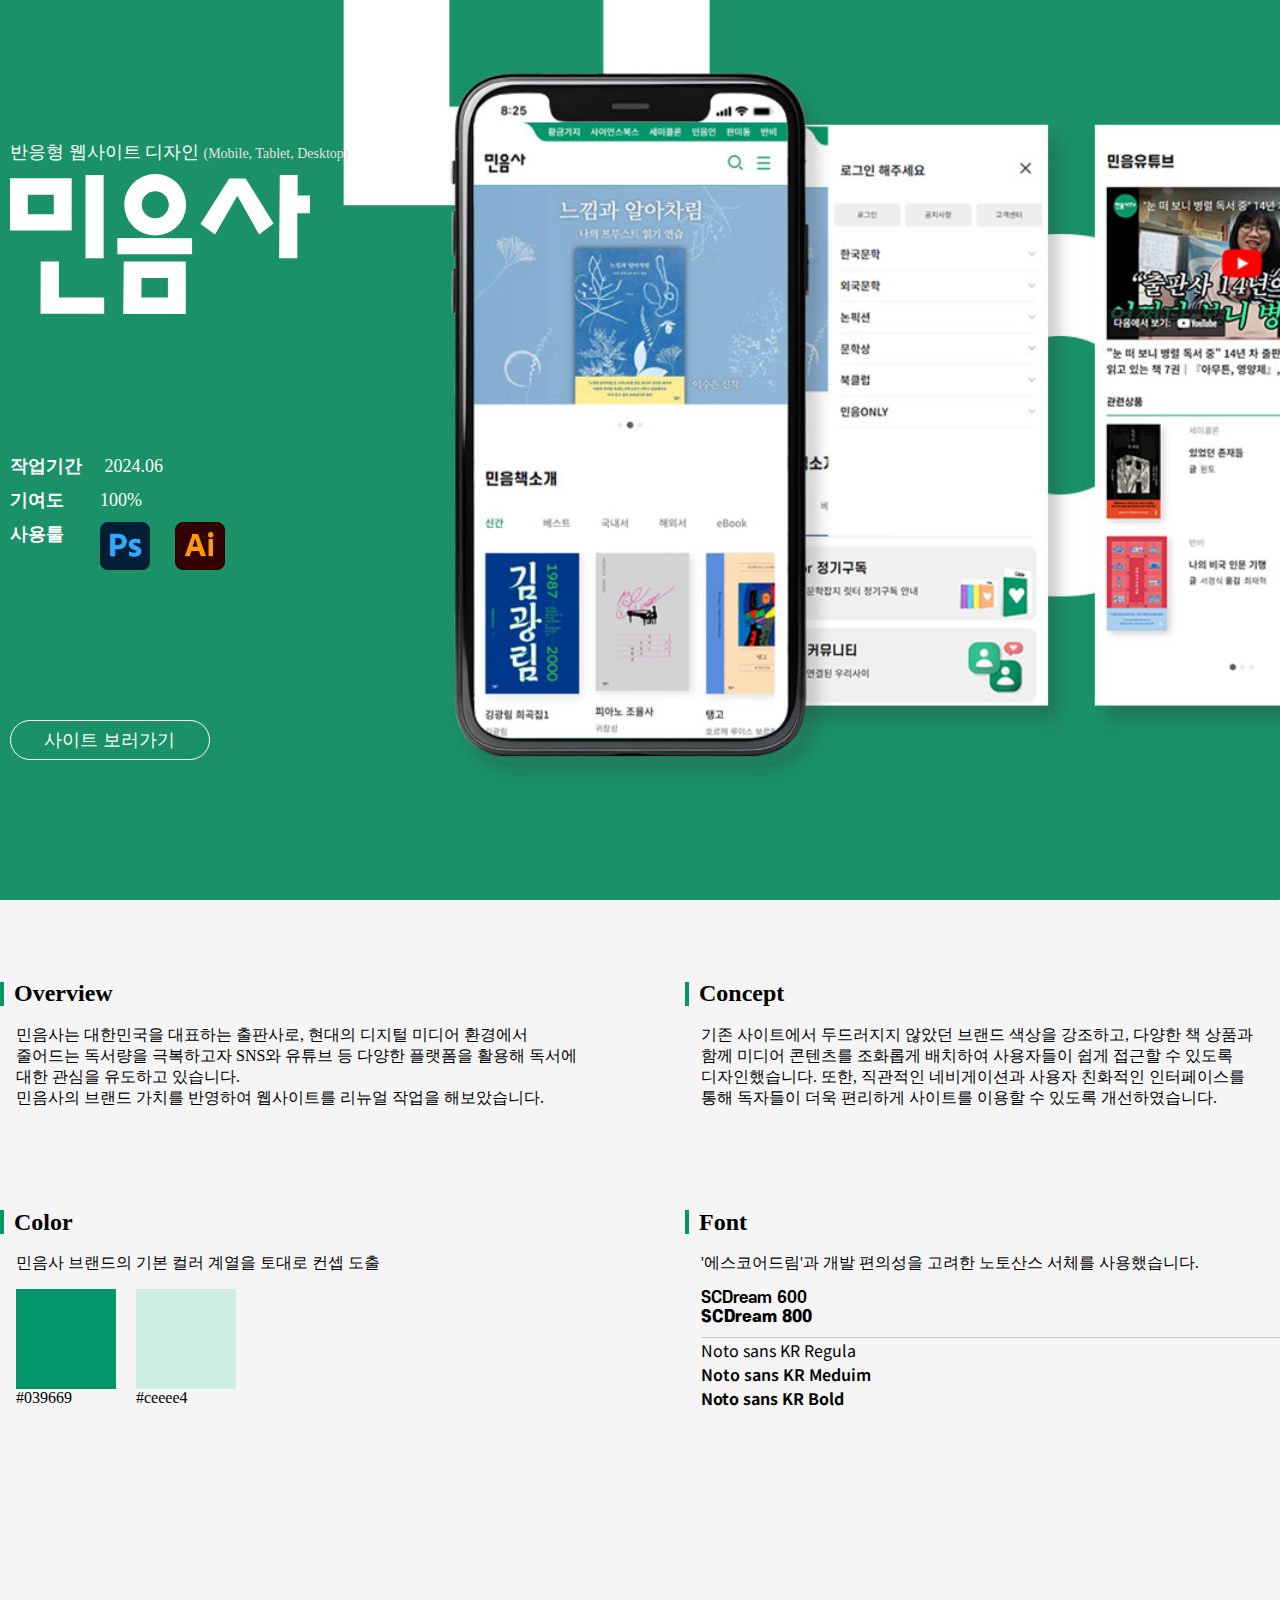
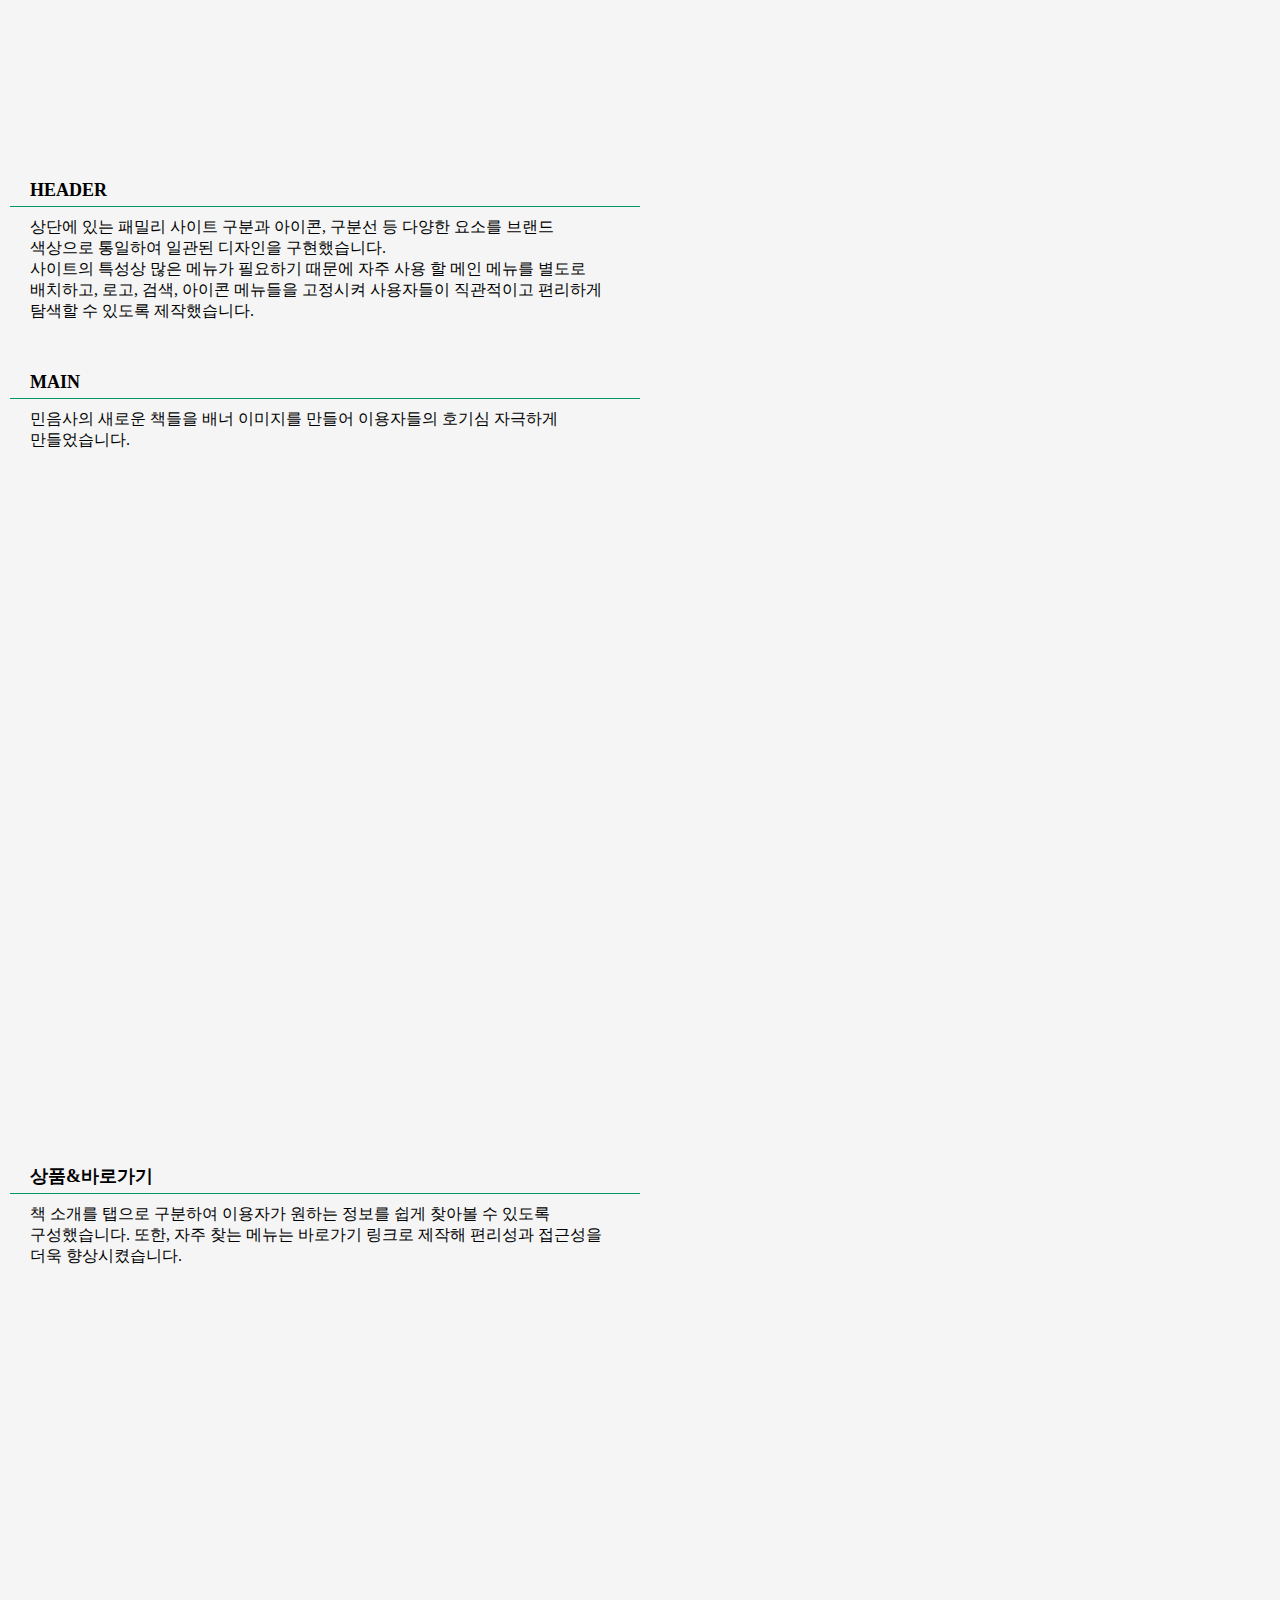
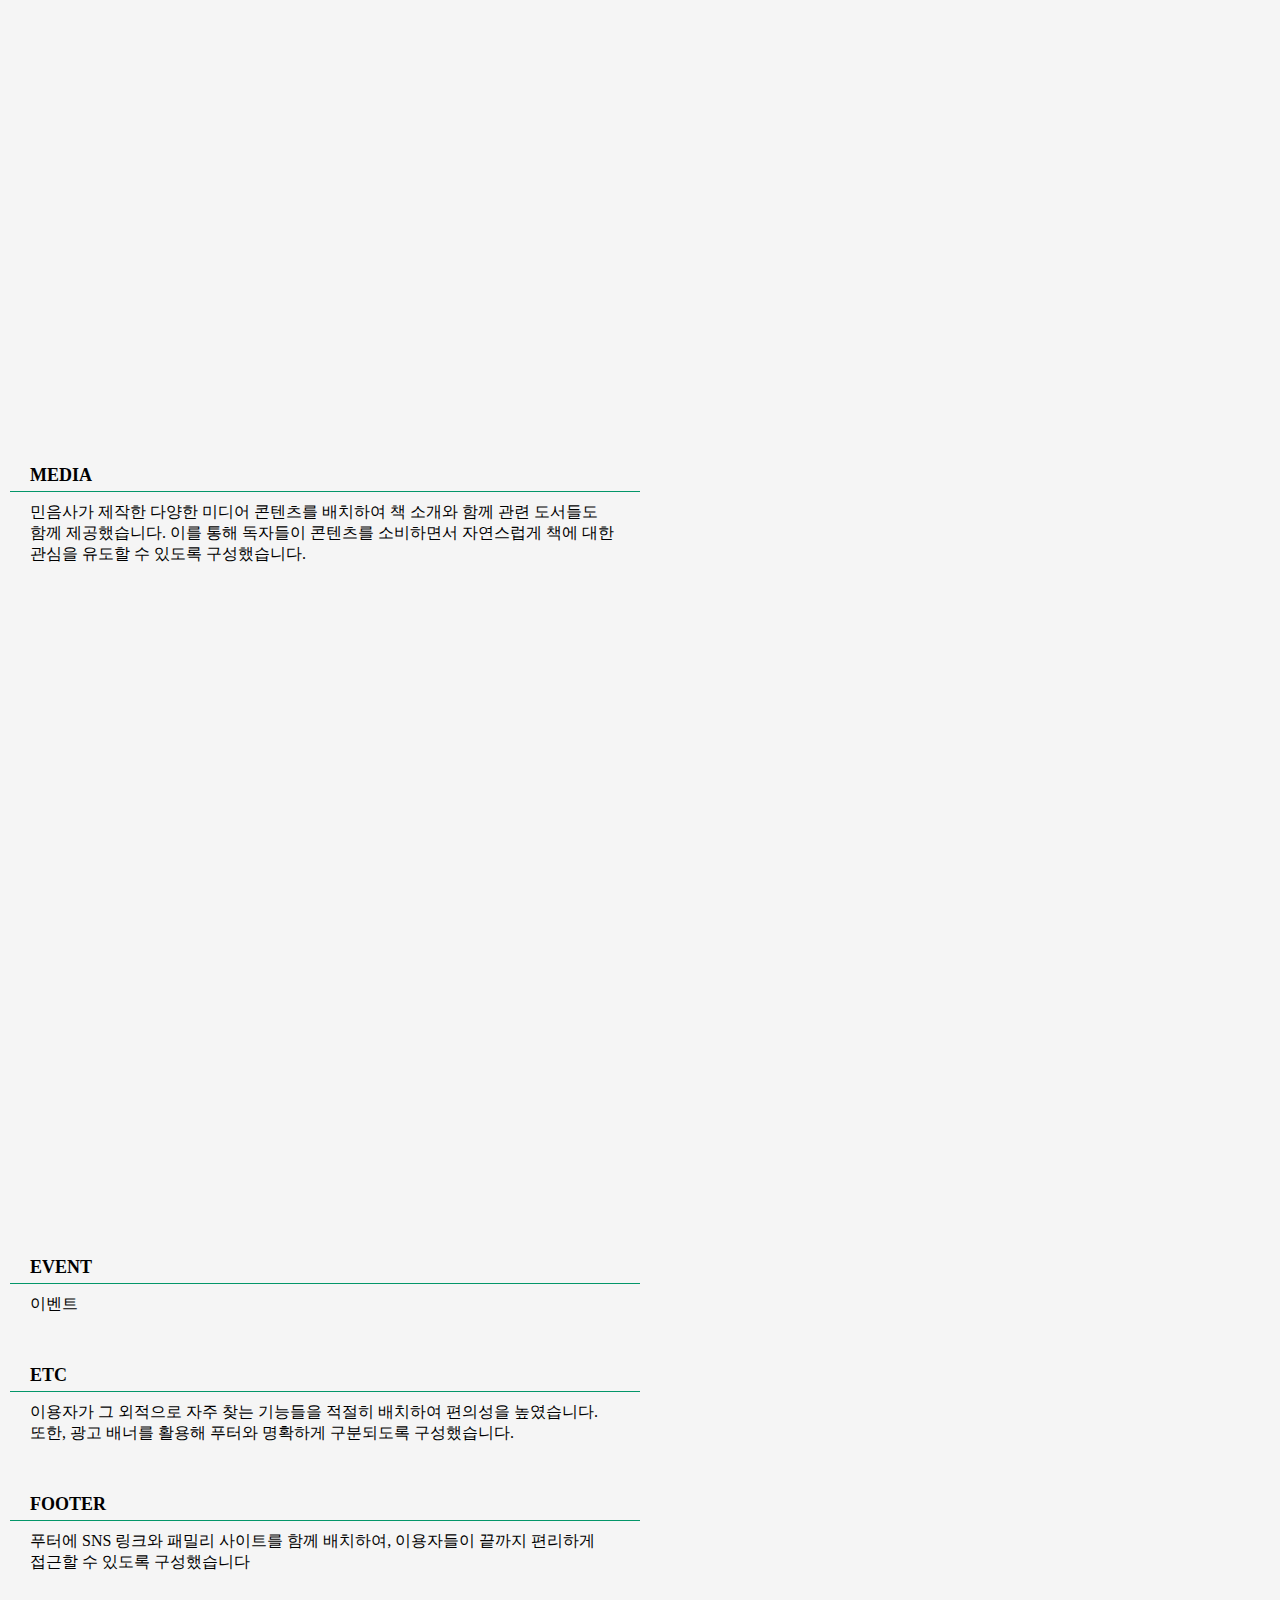
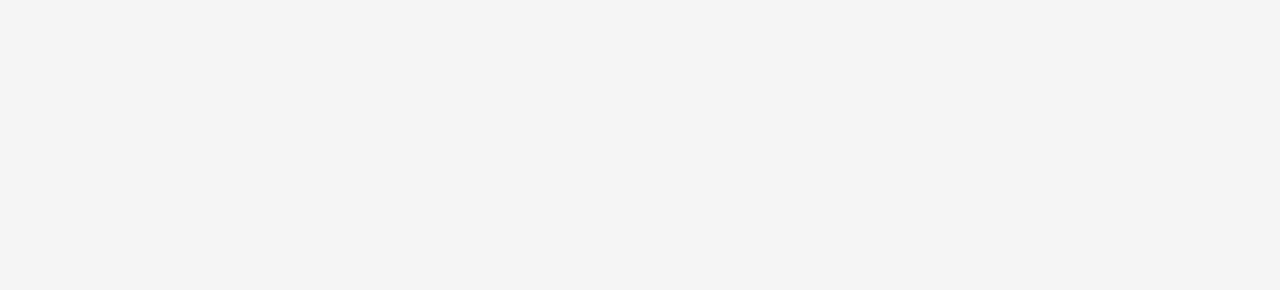
<file: file/minumsa/storyboard.html>
<!DOCTYPE html>
<html lang="ko">
<head>
    <meta charset="UTF-8">
    <meta name="viewport" content="width=device-width, initial-scale=1.0">
    <link rel="stylesheet" href="https://cdn.jsdelivr.net/npm/swiper@11/swiper-bundle.min.css">
    <link rel="stylesheet" href="./css/story.css">
    <script src="./js/jquery-3.7.1.min.js"></script>
    <script src="./js/story.js"></script>
    <title>민음사 스토리보드</title>
</head>
<body>
<div id="wrap">
    <section class="mainPage">
        <div class="innerWrap">
            <div class="title">
                <p>반응형 웹사이트 디자인
                    <span>(Mobile, Tablet, Desktop)</span>
                </p>
                <h1 class="logo">
                    <img src="../minumsa/images/logo_wh.svg" alt="헤라로고">
                </h1>
            </div>
            <ul class="txt">
                <li><span>작업기간</span> 2024.06</li>
                <li><span>기여도</span>100%</li>
                <li class="tool"><span>사용툴</span>
                    <div class="icon">
                        <img src="../../images/icon_ps.png" alt="포토샵">
                        <img src="../../images/icon_ai.png" alt="일러스트">
                    </div>
                </li>
            </ul>
            <button class="link">
                <a href="./index.html">사이트 보러가기</a>
            </button>
        </div>
    </section>
    <section class="content">
        <div class="innerWrap">
                <div class="con con1">
                    <p class="tit">overview</p>
                    <p class="txt">
                        민음사는 대한민국을 대표하는 출판사로, 
                        현대의 디지털 미디어 환경에서 줄어드는 독서량을
                        극복하고자 SNS와 유튜브 등 다양한 플랫폼을 
                        활용해 독서에 대한 관심을 유도하고 있습니다.<br>
                        민음사의 브랜드 가치를 반영하여 
                        웹사이트를 리뉴얼 작업을 해보았습니다.
                    </p>
                </div>
                <div class="con con2">
                    <p class="tit">concept</p>
                    <p class="txt">
                        기존 사이트에서 두드러지지 않았던 브랜드 색상을 강조하고, 
                        다양한 책 상품과 함께 미디어 콘텐츠를 조화롭게 배치하여 
                        사용자들이 쉽게 접근할 수 있도록 디자인했습니다. 
                        또한, 직관적인 네비게이션과 사용자 친화적인 인터페이스를 통해 
                        독자들이 더욱 편리하게 사이트를 이용할 수 있도록 개선하였습니다.
                    </p>
                </div>
                <div class="con con3">
                    <p class="tit">color</p>
                    <p class="txt">
                        민음사 브랜드의 기본 컬러 계열을 토대로 컨셉 도출
                    </p>
                    <ul>
                        <li>
                            <div style="background-color: #039669;">color</div>
                            <p>#039669</p>
                        </li>
                        <li>
                            <div style="background-color: #ceeee4;">color</div>
                            <p>#ceeee4</p>
                        </li>
                    </ul>
                </div>
                <div class="con con4">
                    <p class="tit">font</p>
                    <p class="txt">
                        '에스코어드림'과 개발 편의성을 고려한 노토산스 서체를 사용했습니다.
                    </p>
                    <ul>
                        <li>SCDream 600</li>
                        <li>SCDream 800</li>
                        <li>Noto sans KR Regula</li>
                        <li>Noto sans KR Meduim</li>
                        <li>Noto sans KR Bold</li>
                    </ul>
                </div>
        </div><!--innerWrap-->
    </section>
    <section class="container">
        <div class="innerWrap">
            <div class="conwrap">
                <div class="left">
                    <div class="tbox1 txtbox">
                        <h3 class="tit">header</h3>
                        <div class="txt">
                            상단에 있는 패밀리 사이트 구분과 아이콘, 
                            구분선 등 다양한 요소를 브랜드 색상으로 통일하여 
                            일관된 디자인을 구현했습니다.<br>
                            사이트의 특성상 많은 메뉴가 필요하기 때문에 
                            자주 사용 할 메인 메뉴를 별도로 배치하고,
                            로고, 검색, 아이콘 메뉴들을 고정시켜 
                            사용자들이 직관적이고 편리하게 탐색할 수 있도록 제작했습니다.
                        </div>

                        <h3 class="tit">main</h3>
                        <div class="txt">
                            민음사의 새로운 책들을 배너 이미지를 만들어
                            이용자들의 호기심 자극하게 만들었습니다.
                        </div>
                    </div>

                    <div class="tbox2 txtbox">
                        <h3 class="tit">상품&amp;바로가기</h3>
                        <div class="txt">
                            책 소개를 탭으로 구분하여 이용자가 원하는 정보를 쉽게 찾아볼 수 있도록 구성했습니다. 
                            또한, 자주 찾는 메뉴는 바로가기 링크로 제작해 편리성과 접근성을 더욱 향상시켰습니다.
                        </div>
                    </div>

                    <div class="tbox3 txtbox">
                        <h3 class="tit">media</h3>
                        <div class="txt">
                            민음사가 제작한 다양한 미디어 콘텐츠를 배치하여 책 소개와 함께 관련 도서들도 함께 제공했습니다. 
                            이를 통해 독자들이 콘텐츠를 소비하면서 자연스럽게 책에 대한 관심을 유도할 수 있도록 구성했습니다.
                        </div>
                    </div>

                    <div class="tbox4 txtbox">
                        <h3 class="tit">event</h3>
                        <div class="txt">
                            이벤트 
                        </div>

                        <h3 class="tit">etc</h3>
                        <div class="txt">
                            이용자가 그 외적으로 자주 찾는 기능들을 적절히 배치하여 편의성을 높였습니다.<br>
                            또한, 광고 배너를 활용해 푸터와 명확하게 구분되도록 구성했습니다.
                        </div>

                        <h3 class="tit">footer</h3>
                        <div class="txt">
                            푸터에 SNS 링크와 패밀리 사이트를 함께 배치하여, 
                            이용자들이 끝까지 편리하게 접근할 수 있도록 구성했습니다
                        </div>
                    </div>
                </div><!--left-->

                <div class="right">
                    <div class="imgwrap">
                        <div class="imgbox1 imgbox">
                            <img src="../minumsa/images/story/story_01.jpg" alt="데스크 이미지1">
                        </div>
                        <div class="imgbox2 imgbox">
                            <img src="../minumsa/images/story/story_02.jpg" alt="데스크 이미지2">
                        </div>
                        <div class="imgbox3 imgbox">
                            <img src="../minumsa/images/story/story_03.jpg" alt="데스크 이미지3">
                        </div>
                        <div class="imgbox4 imgbox">
                            <img src="../minumsa/images/story/story_04.jpg" alt="데스크 이미지4">
                        </div>
                    </div><!--imgwrap-->
                </div><!--right-->
            </div><!--conwrap-->
        </div><!--innerWrap-->
    </section>
    <section class="end"></section>
</div><!--wrap-->



</body>
</html>
</file>
<file: file/HERA/css/main.css>
@charset "utf-8";
@import url('https://fonts.googleapis.com/css2?family=Noto+Sans+KR:wght@100..900&display=swap');
@import url('https://fonts.googleapis.com/css2?family=Montserrat:ital,wght@0,100..900;1,100..900&display=swap');
*{
    padding: 0;
    margin: 0;
    box-sizing: border-box;
    color: #000100;
    font-family: 'Noto Sans KR', sans-serif;
}
a{
    text-decoration: none;
    color: inherit;
}
ul{
    list-style: none;
}
img{
    vertical-align: top;
    object-fit: cover;
    margin: 0;
    padding: 0;
}
button{
    background-color: transparent;
    border: 0;
    cursor: pointer;
}
button:focus{ outline:0; }
.innerWrap{
    max-width: 1440px;
    padding: 0 20px;
    margin: 0 auto;
    /* border: 1px solid red; */
}
.upMotion{
    transform: translateY(40%);
    transition: all 1s;
    opacity: 0;
} 

/* 헤더 */
header{
    width: 100%;
    padding: 35px 0;
    background: linear-gradient(rgba(0, 1, 0, 0.4), transparent);
    position: fixed;
    top: 0;
    left: 0;
    z-index: 2;    
}
header img{width: 100%;}
header .innerWrap{
    position: relative;
}
header .innerWrap>.gnb{
    display: flex;
    justify-content: space-between;
    align-items: center;
}
header .gnb .logo{
    width: 100px;
    z-index: 1;
}
header .gnb .logo a{
    display: flex;
}
header .gnb .logo img{
    max-width: 100%;
    height: auto;
}
header .gnb .gnbBtn{
    display: flex;
    justify-content: space-between;
    align-items: center;
}
header .gnb .gnbBtn>button{
    width: 30px;
    height: 30px;
    margin-left: 10px;
}
header .gnb .gnbBtn>.menuBtn{
    position: relative;
}
.menuBtn span{
    display: block;
    width: 80%;
    height: 4px;
    border-radius: 5px;
    background-color: #fff;
    position: absolute;
    top: 50%;
    left: 50%;
    transform: translate(-50%, -50%);
    transition: ease .3s;
}
.menuBtn span:nth-child(1){
    top: 20%;
}
.menuBtn span:nth-child(3){
    top: 80%;
}

.menuBtn.active span:nth-child(1){
    top: 50%;
    transform: translate(-50%, -50%) rotate(45deg);
}
.menuBtn.active span:nth-child(2){
    opacity: 0;
}
.menuBtn.active span:nth-child(3){
    top: 50%;
    transform: translate(-50%, -50%) rotate(-45deg);
}

/* 헤더 - 검색 */
/* 공통 */
.searchPage, nav{
    width: 100%;
    height: 100%;
    background-color: rgba(0,1,0,.8);
    position: fixed;
    top: 0;
    left: 0;
    color: #fff;
    opacity: 0;
    visibility:hidden;
    overflow-y: auto;
}

.close{
    width: 30px;
    height: 30px;
    position: absolute;
    top: 35px;
    right: 20px;
    transform: rotate(45deg);
    transition: transform 0.3s ease;
}
.searchPage.active, nav.active{
    opacity: 1;
    visibility: visible;
}
.searchPage.active .close,
nav.active .close{
    transform: rotate(0deg);
}
/* 공통 ↑*/

.searchPage .close img{}
.searchPage .searchWrap{
    width: 80%;
    position: absolute;
    top: 50%;
    left: 50%;
    transform: translate(-50%, -50%);
    font-size: 14px;
}
.searchPage .searchWrap input{
    width: 100%;
    height: 50px;
    border: 0;
    border-bottom: 1px solid #fff;
    background-color: transparent;
    margin-bottom: 35px;
    color: #fff;
    font-size: 1.5rem;
}
input:focus {
    outline: none;
}
#searchbar::placeholder{
    color: #fff;
}
.searchPage .searchWrap .searchBtn{
    position: absolute;
    top: 0;
    right: 0;
    width: 50px;
    height: 50px;
    padding: 10px;
}
.searchWrap h3{
    font-size: 14px;
    padding-bottom: 1rem;
    color: #fff;
}
.searchWrap .hot_search{
    display: flex;
    flex-direction: column;
    flex-wrap: wrap;
}
.searchWrap .hot_search li{
    padding-bottom: 10px;
}
.searchWrap .hot_search li a{
    font-size: 14px;
}
.searchWrap .hot_search li:hover a{
    border-bottom: 1px solid #fff;
}

/* 헤더 - nav */
nav::-webkit-scrollbar {
    display: none;
}
nav .gnbWrap{
    padding: 130px 20px 0;
}
nav .gnb{}
nav .gnb>li{
    margin-bottom: 20px;
    cursor: pointer;
}
nav .gnb li>.menu{
    font-size: 30px;
    font-weight: 700;
    position: relative;
    color: #fff;
}
nav .gnb li>.menu::after{
    content: '';
    position: absolute;
    right: -30px;
    top: 50%;
    width: 0;
    height: 0;
    border-left: 8px solid transparent;
    border-right: 8px solid transparent;
    border-top: 12px solid white;
}
nav .gnb li>.menu.open::after{
    transform: scaleY(-1);
}
nav .gnb li:first-child>.menu::after{
    display: none;
}

nav .sub{
    display: none;
    font-size: 18px;
}
nav .sub li{
    padding: 10px 0;
}
nav .sub li:first-child{
    padding-top: 30px;
}
nav .sub li:last-child{
    padding-bottom: 20px;
}
nav .sub li{}
nav .sub a {
    position: relative;
    display: inline-block;
    color: #fff;
}
nav .sub a::after {
    content: '';
    position: absolute;
    width: 0;
    height: 2px;
    bottom: -3px;
    left: 0;
    background-color: #fff; 
    transition: width 0.3s ease;
}
nav .sub a:hover::after {
    width: 100%;
}

/* banner */
.banner {
    position: relative;
    width: 100%;
    height: 100vh;
    overflow: hidden;
}

.banner video {
    position: absolute;
    top: 50%;
    left: 50%;
    transform: translate(-50%, -50%);
    width: 100%;
    height: 100vh;
    object-fit: cover;
}

/* container */
.container{}
.container .content{
    /* margin-top: 280px; */
    margin-top: 220px;
}
.content .imgbox{
    width: 80%;
    position: relative;
    overflow: hidden;
    background-size: cover;
    z-index: -1;
    aspect-ratio: 1 / 1;
}
.content .imgbox img{
    position: absolute;
    top: 0;
    left: 0;
    width: 100%;
    height: 100%;
    object-fit: cover;
    transition: transform 2s;
}
.content .imgbox img.scale{
    transform: scale(1.1);
}
.content .imgbox::after{
    content: '';
    position: absolute;
    bottom: 0;
    left: 0;
    width: 100%;
    height: 25%;
    background: linear-gradient(
        0deg, rgb(255, 255, 255, 1) 20%,
     rgba(34, 34, 34, 0.01) 95%);
}
.content .txtConten{
    margin-top: -80px;
}
.content .txtConten .en_tit{
    font-size: 3rem;
    line-height: 1.2;
    letter-spacing: -0.15rem;
}
.content .txtConten .ko_tit{
    font-size: 1.6rem;
    font-weight: 600;
    margin: 30px 0;
}
.content .txtConten .link{
    display: inline-block;
    padding: 20px 30px;
    margin-top: 25px;
    background-color: #000100;
    border: 1px solid #000100;
    color: #fff;
    border-radius: 50px;
    transition: ease-out 0.3s;
}
.content .txtConten .link:hover{
    background-color: #fff;
    color: #000100;
}

.content.tint .imgbox{
    margin-left: auto;
    margin-right: 0;
}
.content.tint .txtConten{
    text-align: right;
}
.content.silkystay .imgbox{
    background-image: url(../images/silky_bg.jpg);
}
.content.tint .imgbox{
    background-image: url(../images/tint_bg.jpg);
}
.content.cushion .imgbox{
    background-image: url(../images/cushion_bg.jpg);
}


/* 로고 스크롤 */
.rolling{
    width: 100%;
    height: 100px;
    overflow: hidden;
    margin: 150px 0;
}
.rollingimg{
    width: 200%;
    height: 100px;
    background-image: url(../images/scroll.png);
    background-repeat: repeat-x;
    background-size: contain;
    background-position: 0 0;
    transition: background-position 0.1s linear;
}



/* 슬라이드 - new */
.productConatiner{
    margin-top: 100px;
    /* top 수치 바꾸기 */
}

section .tit{
    font-size: 30px;
    text-align: center;
    margin-bottom: 60px;
    font-family: "Montserrat", sans-serif;
}
.productConatiner .conWrap{
    margin-bottom: 80px;
}
.productConatiner .conSlider{
    padding-bottom: 60px;
}
.conWrap .swiper-slide{
    width: 80%;
}
.conWrap .swiper-slide .con{
    display: block;
    width: 100%;
    height: 100%;
    overflow: hidden;
    border: 1px solid #eee;
    background-color: #F7F7F7;
    transition: ease-out .3s;
}
.conWrap .swiper-slide .con img{
    width: 100%;
    height: auto;
}
.conWrap .swiper-slide .con:hover{
    background-color: #e3e3e3;
}
.conWrap .swiper-slide p{
    width: 100%;
    line-height: 1.2;
    font-weight: 400;
    letter-spacing: -0.02em;
    overflow: hidden;
    text-overflow: ellipsis;
    word-break: keep-all;
    display: -webkit-box;
    -webkit-box-orient: vertical;
    -webkit-line-clamp: 2;
    text-align: left;
    margin-top: 10px;
    padding-bottom: 3px;
}
.swiper-button-next, .swiper-button-prev{
    margin-top: -70px;
    color: #b2b2b2;
    display: none;
}
/* 
.conWrap .swiper-slide:hover .swiper-button-next,
.conWrap .swiper-slide:hover .swiper-button-prev {
    display: block;
} */

.swiper-pagination-bullet-active{
    background: #666;
}

/* 카테고리 */
.category{
    margin: 120px 0 150px;
}
.category .categoryCon{
    display: flex;
    flex-wrap: wrap;
    justify-content: space-between;
}
.category .categoryCon .imgbox{
    width: calc(50% - 10px);
    height: 250px;
    margin-bottom: 20px;
    position: relative;
    background-repeat: no-repeat;
    background-size: cover;
    background-position: center;
    overflow: hidden;
}
.category .categoryCon .imgbox span{
    display: none;
}
.category .categoryCon .imgbox1{
    background-image: url(../images/category_skin.jpg);
}
.category .categoryCon .imgbox2{
    background-image: url(../images/category_make.jpg);
}
.category .categoryCon .imgbox3{
    background-image: url(../images/category_lip.jpg);
}
.category .categoryCon .imgbox4{
    background-image: url(../images/category_perfume.jpg);
}

.category .categoryCon .imgbox::before{
    content: '';
    display: block;
    width: 100%;
    height: 100%;
    background-image: inherit;
    background-size: inherit;
    background-position: inherit;
    transition: inherit;
    transition: transform 0.5s ease;
}
.category .categoryCon .imgbox:hover::before{
    transform: scale(1.2);
}
.category .categoryCon .imgbox:after{
    width: 100%;
    height: 50px;
    text-align: center;
    line-height: 50px;
    background-color: rgba(0,1,0,.5);
    color: #fff;
    position: absolute;
    bottom: -50px;
    left: 0;
    transition: ease-in-out 0.5s;
}
.category .categoryCon .imgbox:hover:after{
    bottom: 0;
}
.category .categoryCon .imgbox:nth-child(1):after{
    content: '스킨케어';
}
.category .categoryCon .imgbox:nth-child(2):after{
    content: '페이스';
}
.category .categoryCon .imgbox:nth-child(3):after{
    content: '립 & 아이';
}
.category .categoryCon .imgbox:nth-child(4):after{
    content: '향수';
}

/* 브랜드 스토리 */
.story{
    margin: 100px 0;
}
.story .innerWrap{
    display: flex;
    flex-direction: column;
    overflow: hidden;
}
.story .imgbox{
    width: 100%;
    border-radius: 20px 20px 0 0;
    overflow: hidden;
}
.story .imgbox img{
    width: 100%;
    height: auto;
}
.story .txtbox{
    word-break: keep-all;
}
.story .txtbox .txtitem{
    padding: 40px 20px;
    line-height: 1.5;
    background-color: #000100;
    box-sizing: content-box;
    border-radius: 0 0 20px 20px;
    overflow: hidden;
}
.story .txtitem p{
    color: #fff;
}
.story .txtitem p:nth-child(2) {
    margin-bottom: 15px;
}

.story .sideMotion{
    transform: translateX(10%);
    transition: all 2s;
    opacity: 0;
}
.story .leftbox.sideMotion {
    transform: translateX(-100%);
}
.story .rightbox.sideMotion {
transform: translateX(100%);
}

/*기타 정보*/
.bottom_wrap{
    margin-bottom: 100px;
}
.other_info {
    display: flex;
    flex-wrap: wrap;
    border-width: 0 0 1px 1px;
    border-style: solid;
    border-color: #ccc;
    margin: 0 auto;
    margin-bottom: 50px;
    box-sizing: border-box;
  }
  
.other_info .center {
    display: flex;
    flex: 0 0 50%;
    flex-direction: column;
    justify-content: center;
    border-width: 1px 1px 0 0;
    border-style: solid;
    border-color: #ccc;
    box-sizing: border-box;
    padding: 0 15px;
    min-height: 120px;
  }
  
.other_info .center h2 {
    font-weight: 600;
    font-size: 16px;
    word-break: keep-all;
}
.other_info .center p {
    padding-top: 10px;
    font-size: 12px;
    word-break: keep-all;
}
.other_info .center:last-child h2{
    font-size: 14px;
}


/*footer*/
footer {
    background-color: #000100;
    padding: 30px 0;
    font-size: 12px;
}
footer .logo{
    display: block;
    width: 120px;
    margin-bottom: 25px;
}
footer ul{
    display: flex;
    flex-wrap: wrap;
}
footer ul li{
    margin-right: 15px;
    color: #fff;
}
footer .f_info{
    margin: 20px 0 40px;
}
footer .f_info li{
    padding-bottom: 5px;
}
footer .f_bottom{
    display: flex;
    flex-direction: column-reverse;
    word-break: keep-all;
}
footer .f_bottom .copyright{
    color: #666;
    padding-top: 20px;
}

/* 팝업 */
.popupWrap{
    position: fixed;
    top: 50%;
    left: 50%;
    width: 400px;
    transform: translate(-50%, -50%);
    /* 공통 */
    z-index: 10;
    opacity: 1;
    visibility: visible;
    transition: opacity 0.3s ease, visibility 0.3s ease; 
}
.popupWrap.active{
    opacity: 0;
    visibility: hidden;
}
.popupWrap .popup{
    width: 100%;
    background-color: #000100;
    color: #fff;
}
.popupWrap .closeWrap{
    position: relative;
    font-size: 14px;
    padding: 10px 20px;
}

.popupWrap .close{
    top: 10px;
    right: 20px;
    transform: rotate(0);
    width: auto;
    height: auto;
    font-size: 14px;
    cursor: pointer;
    color: #fff;
}
.popupWrap .popupimg{}
.popupWrap .popupimg img{
    width: 100%;
}

.top{
    width: 45px;
    height: 45px;
    position: fixed;
    bottom: 30px;
    right: 20px;
    display: none;
}
.top .topBtn{
    width: 100%;
    height: 100%;
    border-radius: 50%;
    background-color: #000100;
    position: relative;
    box-shadow: 0 0 10px #fff;
}
.top .topBtn::after{
    content: "";
    position: absolute;
    top: 18px;
    left: 17px;
    width: 12px;
    height: 12px;
    border-top: 2px solid #fff;
    border-left: 2px solid #fff;
    transform: rotate(45deg);
}

/* 모바일 화면 스타일 */
@media screen and (min-width: 320px) and (max-width: 767px) {
.mb{display: block;}
.pc{display: none;}


/* 슬라이드 - new */
.productConatiner .innerWrap{
    /* padding-right: 0; */
}

/* 카테고리 */
.category .categoryCon .imgbox{
    height: 210px;
}
.category .categoryCon .imgbox:after{
    bottom: 0;
}

/* 브랜드 스토리 */
.story .txtitem{
    padding: 30px 20px;
}
.story .txtitem p{
    font-size: 14px;
}

/* footer */
footer .f_info{
    margin-bottom: 20px;
}

/* 팝업 */
.popupWrap{
    width: 100%;
    height: 100%;
    top: 0;
    left: 0;
    background-color: rgba(17, 17, 17, 0.8);
    display: flex;
    justify-content: center;
    align-items: flex-end; 
    transform: none;
}
.popupWrap .popup{
    background-color: #fff;
    border-radius: 20px 20px 0 0;
    overflow: hidden;
    padding-bottom: 10px;
    color: #000100;
}
.popupWrap .close{
    color: #000100;
}


}/* 모바일 화면 끝 */

/* 태블릿 화면 스타일 */
@media screen and (min-width: 768px) and (max-width: 1024px) {
/* .pc{display: none;}    
.innerWrap{padding: 0 20px;} */
.innerWrap{
    padding: 0 25px;
}
.popupWrap{
    width: 500px;
}
.popupWrap .pc{
    display: none;
}
section .tit {
    display: none;
}

}/* 태블릿 화면 끝 */

/* 데스크탑 화면 스타일 */
@media screen and (min-width: 1025px) {
.mb{display: none;}

.innerWrap{
    padding: 0 60px;
}
section .tit{
    font-size: 46px;
}

/* 헤더 */
.close{
    right: 60px;
}
header .gnb .logo{
    width: 150px;
}
header .gnb .gnbBtn>button{
    margin-left: 20px;
}
.searchPage .searchWrap{
    width: 50%;
    font-size: 16px;
}
.searchWrap .hot_search{
    flex-direction: row;
}
.searchWrap .hot_search li{
    padding-bottom: 0;
    margin-right: 1rem;
    color: #fff;
}

/* container */
.container .content{
    margin-top: 280px;
}
.content .imgbox{
    height: 600px;
}

/* 로고 스크롤 */
.rolling{
    margin: 260px 0;
}

/* 슬라이드 */
.conWrap:hover .swiper-button-next,
.conWrap:hover .swiper-button-prev {
        display: block;
}

/* 기타 */
.other_info .center {
    flex: 0 0 25%;
  }
  
.other_info .center h2 {
    font-size: 20px;
    font-weight: normal;
}
.other_info .center p {
    font-size: 16px;
}
.other_info .center:last-child h2{
    font-size: 18px;
}

/* 카테고리 */
.category .categoryCon .imgbox{
    width: calc(25% - 24px);
}

/* 브랜드 스토리 */
.story{
    margin: 140px 0;
    overflow-x: hidden;
}
.story .innerWrap{
    flex-direction: row;
    padding-top: 0;
}
.story .imgbox{
    width: 70%;
    border-radius: 0;
}
.story .txtbox{
    width: 30%;
    margin-left: -80px;
    margin-top: 10%;
}
.story .txtbox .txtitem{
    padding: 80px;
    border-radius: 0;
}
.story .txtbox .tit{
    margin-bottom: 20px;
    font-size: 2rem;
    color: #fff;
}
.popupWrap .noseeWrap label{color: #fff;}

}/* 데스크탑 화면 끝 */
</file>
<file: file/Lotus Lantern Festival/css/main.css>
@charset "utf-8";
@import url('https://fonts.googleapis.com/css2?family=Black+Han+Sans&family=Do+Hyeon&family=Noto+Sans+KR:wght@100..900&display=swap');
@import url('https://fonts.googleapis.com/css2?family=Black+Han+Sans&family=Do+Hyeon&display=swap');

*{
    padding: 0;
    margin: 0;
    box-sizing: border-box;
    font-family: "Noto Sans KR", sans-serif;
}
a{
    text-decoration: none;
    color: inherit;
}
ul{
    list-style: none;
}
img{
    vertical-align: top;
    object-fit: cover;
}
button{
    background-color: transparent;
    border: 0;
}
button:focus{ outline:0; }
.innerWrap{
    max-width: 1320px;
    margin: 0 auto;
}

/* 올라오는 효과 */
.upMotion{
    transform: translateY(110%);
    transition: all 1s;
    opacity: 0;
} 


/* 헤더 */
header{
    width: 100%;
    height: 80px;
    background: linear-gradient(to bottom, #1D2333, rgba(31, 23, 44, 0.7));
    position: fixed;
    top: 0;
    left: 0;
    z-index: 2;
}
header .innerWrap{
    max-width: 1320px;
    height: 100%;
    display: flex;
    justify-content: space-between;
    align-items: center;
    padding: 0 20px;
    margin: 0 auto;
}
header .logo{
    width: 100px;
    height: 100%;
    z-index: 1;
}
header .logo img{
    width: auto;
    max-height: 100%;
}
.menuBtn{
    width: 50px;
    height: 50px;
    z-index: 1;
    position: relative;
}
.menuBtn span{
    display: block;
    width: 80%;
    height: 4px;
    border-radius: 5px;
    background-color: #fff;
    position: absolute;
    top: 50%;
    left: 50%;
    transform: translate(-50%, -50%);
    transition: ease .3s;
}
.menuBtn span:nth-child(1){
    top: 25%;
}
.menuBtn span:nth-child(3){
    top: 75%;
}

.menuBtn.active span:nth-child(1){
    top: 50%;
    transform: translate(-50%, -50%) rotate(45deg);
}
.menuBtn.active span:nth-child(2){
    opacity: 0;
}
.menuBtn.active span:nth-child(3){
    top: 50%;
    transform: translate(-50%, -50%) rotate(-45deg);
}

nav{}
.util{
    display: flex;
    align-items: center;
    color: #fff;
}
.util a{
    margin: 0 5px;
}
.gnb{
    flex-grow: 1;
    justify-content: space-evenly;
    color: #fff;
    height: 100%;
}
.gnb>li>a{
    display: block;
    font-size: 20px;
    font-family: "Do Hyeon", sans-serif;
}
.lnb{display: none;}



/* 메인 */
.mainWrap{
    /* background: url(../images/bg_main.png) no-repeat; */
    /* background-size: cover; */
    /* background-color: black; */
    background: linear-gradient(to bottom, #1f172c, #000106);

}
.main{
    width: 100%;
    height: 100vh;
    position: relative;
    background: url(../images/bg_main.png) bottom/contain no-repeat;
}   
.main .mainBox{
    /* width: 750px; */
    width: 85%;
    height: auto;
    position: absolute;
    top: 50%;
    /* top: 20%; */
    left: 50%;
    /* transform: translateX(-50%); */
    transform: translate(-50%, -50%);
}
.main .mainBox .logoBox{
    width: 100%;
    height: auto;
    text-align: center;
}
.main .mainBox .logoBox img{
    width: 80%;
}

.main .lanternBox1{
    position: absolute;
    top: 0;
    left: 20%;
    width: 100px;
}
.lanternBox .cir {
    position: relative;
    width: 25px;
    height: 25px;
}

.lanternBox .cir div {
    position: absolute;
    top: 50%;
    left: 50%;
    transform: translate(-50%, -50%);
    border-radius: 50%;
    background-color: #f7b80c;
}
.lanternBox .cir1{
    width: 100%;
    height: 100%;

}
.lanternBox .cir2{
    width: 150%;
    height: 150%;
    opacity: 0.5;
    animation: scaleAnimation 3s infinite alternate;
}
.lanternBox .cir3{
    width: 200%;
    height: 200%;
    opacity: 0.3;
    animation: scaleAnimation 3s infinite alternate;
}
@keyframes scaleAnimation {
    0% { transform: translate(-50%, -50%) scale(1); } /* 초기 크기 */
    50% { transform: translate(-50%, -50%) scale(1.5); } /* 중간 크기 */
    100% { transform: translate(-50%, -50%) scale(1); } /* 초기 크기 */
}

.lanternBox1 .imgBox{
    width: 100%;
    position: absolute;
    top: -100px;
    left: -50%;
}
.main .lanternBox2{
    position: absolute;
    width: 60px;
}
.lanternBox2 .imgBox{
    width: 100%;
    transform: rotate(30deg);
    position: absolute;
    top: -55px;
    left: -15px;
}

/* 축제정보 */
.festivalWrap{
    background: url(../images/bg_festivalWrap.jpg) no-repeat left / cover;
}
.festivalWrap .innerWrap{padding: 0;}
.festival_info{}
.festival_info .infoWrap{}
.festival_info .swiper-wrapper{}
.festival_info .swiper-slide {
    text-align: center;
    font-size: 18px;
    display: flex;
    justify-content: center;
    align-items: center;
    box-sizing: border-box;
    width: 100%;
    height: 100%;
    flex: 0 0 auto;
    padding: 100px 0;
    background-repeat: no-repeat;
    background-size: cover;
}
.festival_info .con{
    display: block;
    width: 280px;
    height: 280px;
    background-color: rgba(0, 0, 0, 0.6);
    border-radius: 50%;
    margin: 0 auto;
    text-align: left;
    border: 1px solid #fff;
    color: #fff;
    transition: all 0.3s;
}
.festival_info .con .txtbox{
    height: 100%;
    display: flex;
    flex-wrap: wrap;
    justify-content: center;
    align-content: center;
    flex-direction: column;
}
.festival_info .con .subtit{
    font-size: 0.8rem;
}
.festival_info .con .tit{
    font-family: "Do Hyeon", sans-serif;
    letter-spacing: 1px;
    font-size: 28px;
}
.festival_info .con .place{
    color: #f7b80c;
    margin: 8px 0 20px;
}
.festival_info .con .arrow{
    width: 30%;
    height: 2px;
    background-color: #fff;
    /* border: 2px solid #f7b80c; */
    position: relative;
}
.festival_info .con .arrow .arrowright{
    position: absolute;
    top: 0;
    right: 0;
    width: 15px;
    height: 2px;
    background-color: #fff;
} 
.festival_info .con .arrow .arrowright::before{
    content: '';
    width: 15px;
    height: 15px;
    border-top: 2px solid #fff;
    border-right: 2px solid #fff;
    transform: rotate(45deg);
    position: absolute;
    top: -7px;
    right: 2px;
}
.festival_info .con:hover .arrowright{
    transform: translateX(25px);
    width: 27px;
    transition: all 0.5s;
}
.festival_info .con:hover{
    box-shadow: 0 0 20px 20px rgba(255, 255, 255, 0.5);
}

.festival_info .sideMotion{
    transform: translateX(10%);
    transition: all 2s;
    opacity: 0;
}
.festival_info .leftbox.sideMotion {
    transform: translateX(-100%);
}
.festival_info .rightbox.sideMotion {
transform: translateX(100%);
}
.festival_info .swiper-pagination{
    display: none;
}


/* 가이드 링크 */
.guideWrap{
    padding: 100px 0;
    background: linear-gradient(to bottom,
     #040404, #092451);
}
.guideWrap .guide{
    display: flex;
    flex-wrap: wrap;
    color: #fff;
}
.guideWrap .guide li a{
    display: block;
    width: 100%;
    padding-top: 4rem;
    padding-bottom: 10px;
    border-bottom: 1px solid #fff;
    text-align: right;
    background-repeat: no-repeat;
    background-size: 2.5rem;
    background-position-y: 40px;
}
.guideWrap .guide li:first-child a{
    background-image: url(../images/map_icon.svg);
}
.guideWrap .guide li:nth-child(2) a{
    background-image: url(../images/FAQ_icon.svg);
}
.guideWrap .guide li:nth-child(3) a{
    background-image: url(../images/application_icon.svg);
}
.guideWrap .guide li:nth-child(4) a{
    background-image: url(../images/event_icon.svg);
}
.guideWrap .guide span{
    font-family: "Do Hyeon", sans-serif;
    font-size: 18px;
}

/* 프로그램 정보 */
.programWrap{
    padding: 160px 0;
    background: url(../images/bg_programWrap.jpg) 50% 50% / cover no-repeat;
}
section .titbox{
    text-align: center;
    font-weight: 700;
    font-size: 2.5rem;
    padding-bottom: 80px;
    color: #fff;
    font-family: "Do Hyeon", sans-serif;
}
.programWrap .program_info{}
.programWrap .infoWrap{}
.programWrap .infoWrap .swiper-slide{
    max-height: 650px;
    height: auto;
    width: calc(50% - 10px);
}
.program_info .con{
    display: flex;
    flex-direction: column;
    width: 100%;
    height: 100%;
}
.program_info .con .photo{
    width: 100%;
    height: 150px;
    background-color: skyblue;
    background-repeat: no-repeat;
    background-size: cover;
    background-position-y: center;
}
.program_info .con1 .photo{
    background-image: url(../images/pro_1.jpg);
}
.program_info .con2 .photo{
    background-image: url(../images/pro_2.jpg);
}
.program_info .con3 .photo{
    background-image: url(../images/pro_3.jpg);
}
.program_info .con4 .photo{
    background-image: url(../images/pro_4.jpg);
}
.program_info .con5 .photo{
    background-image: url(../images/pro_5.jpg);
}
.program_info .con6 .photo{
    background-image: url(../images/pro_6.jpg);
}
.program_info .con7 .photo{
    background-image: url(../images/pro_7.jpg);
}

.program_info .con .conbox{
    width: 100%;
    height: 100%;
    background-color: #fff;
    padding: 15px;
}
.program_info .conbox .tit{
    font-size: 2rem;
    font-weight: 800;
    margin-bottom: 2rem;
    display: block;
}
.program_info .con .conbox .txtbox{
    height: 100%;
    display: flex;
    flex-direction: column;
    justify-content: space-between;
}
.program_info .con .txtbox ul{}
.program_info .con .txtbox ul li{
    padding-left: 15px;
    margin-bottom: 1.5rem;
}
.program_info .con .txtbox ul li:first-child{
    padding: 5px 15px;
    background: #091540;
    display: inline-block;
    border-radius: 25px;
    font-weight: 600;
    color:#fff;
}
.program_info .con .conbox .txtbox p{
    color: #666;
}
.program_info .conbox .more{
    display: block;
    padding: 20px 0;
    text-align: center;
    background-color: #1a1a1a;
    color: #fff;
    transition: ease-in-out .3s;
}
.program_info .conbox .more:hover{
    background-color: #f7b80c;
}
.program_info .swiper{
    padding-bottom: 40px;
}
.program_info .swiper-button-next, 
.swiper-button-prev{
    margin-top: -40px;
    color: #091540;
}
.program_info .swiper-pagination{
    bottom: 0;
}
.swiper-pagination-bullet-active{
    background-color: #f7b80c;
}

/* 축제광장 */
.square{
    padding: 60px 0 200px;
    background: url(../images/bg_square.jpg) 50% 50% / cover no-repeat;

}
.square .tab{
    display: flex;
    justify-content: center;
    margin-bottom: 50px;
}
.square .tab li{
    padding: 15px 20px;
    border-radius: 55px;
    font-weight: 700;
    color: #fff;
    border: 1px solid #fff;
    transition: ease-in .3s;
    box-sizing: border-box;
    cursor: pointer;
}
.square .tab li:hover{
    background-color: #f7b80c;
    border: 1px solid transparent;
    box-sizing: border-box;
}
.square .tab li.active{
    background-color: #f7b80c;
    border: 1px solid transparent;
    box-sizing: border-box;
}
.square .tabcon {
    display: flex;
    flex-direction: column;
    min-height: 450px; 
}
.square .tabcon .item{
    width: 100%;
    height: auto;
    display: none;
    flex: 1;
}
.square .tabcon .item:first-child{
    display: block;
}
.square .tabcon .videoBox{
    padding: 0 20px;
}
.square .tabcon .video{
    position: relative;
    width: 100%;
    overflow: hidden;
    padding-top: 56.25%; 
}
.square .tabcon .video iframe {
    position: absolute;
    top: 0;
    left: 0;
    width: 100%;
    height: 100%;
}
.square .tabcon .gallery{
    width: 100%;
}
.square .tabcon .gallery .row1{
    padding-bottom: 20px;
}
.square .tabcon .gallery .swiper-container {
    width: 100%;
    height: auto;
}
.square .tabcon .gallery .swiper-wrapper {
    display: flex;
    transition-timing-function: linear;
}
.square .tabcon .gallery .gal_slide{}
.square .tabcon .gallery .swiper-slide{
    width: auto;
    margin: 5px;
    flex-shrink: 0;
    width: auto;
}
.square .tabcon .gallery .swiper-slide a{
    display: block;
    width: 100%;
    height: 100%;
    border-radius: 10px;
    overflow: hidden;
}
.square .tabcon .gallery .swiper-slide a img{
    width: 300px;
    height: auto;
}

/* 열린마당 */

.noticeWrap{
    padding: 100px 0;
    background: linear-gradient(to bottom, #1f172c, #000106);
    color: #fff;
} 

.noticeWrap .titbox{
    position: relative;
}
.down{
    position: absolute;
    top: -100px;
    left: 10px;
    transition: all 2s;
    opacity: 0;
} 
.noticeWrap .tabconBox{
    position: relative;
}
.noticeWrap .tabconBox .tab{
    display: flex;
    margin-bottom: 20px;
}
.noticeWrap .tabconBox .tab li{
    color: #fff;
    margin-right: 20px;
    cursor: pointer;
}
.noticeWrap .tabconBox .tab li.active{
    color: #f7b80c;
}
.noticeWrap .tabconBox .more{
    position: absolute;
    top: 0;
    right: 0;
}

.noticeWrap .tabconBox .tabcon{}
.noticeWrap .tabcon .item{
    border-top: 3px solid #fff;
    border-bottom: 3px solid #fff;
    display: none;
}
.noticeWrap .tabcon .item:first-child{
    display: block;
}
.noticeWrap .tabcon .item li{
    border-bottom: 1px solid #fff;
}
.noticeWrap .tabcon .item li:last-child{
    border-bottom: 0;
}
.noticeWrap .tabcon .item li a{
    display: block;
    width: 100%;
    padding: 10px 0;
}
.noticeWrap .item .row{
    display: flex;
    align-items: center;
}
.noticeWrap .item .date{
    display: flex;
    flex-wrap: wrap;
    flex-direction: column;
    align-items: center;
}
.noticeWrap .item .date .day{
    font-weight: 800;
    font-size: 1.8rem;
}
.noticeWrap .item .date .month{}

.noticeWrap .item .txt{
    padding-left: 1rem;
}
.noticeWrap .item .txt p{
    display: -webkit-box;
    font-weight: 500;
    overflow: hidden;
    text-overflow: ellipsis;
    white-space: normal;
    -webkit-line-clamp: 2;
    -webkit-box-orient: vertical;
    transition: all 2s;
}
.noticeWrap .item li:hover .txt p{
    text-decoration: underline;
}


/* footer */
footer{
    padding: 50px 0;
    text-align: center;
    background: linear-gradient(
        to bottom, #000106, #1f172c);
    color: #808080;
    font-size: 14px;
}
footer li{
    display: flex;
    flex-wrap: wrap;
    justify-content: center;
    padding-bottom: 5px;
}
footer .link{
    padding-bottom: 20px;
}
footer .link a{
    padding: 0 10px;
}
footer li span:first-child::after{
    content: '|';
    padding: 0 10px;
}
footer .li{}

/* 팝업 */
.popupWrap{
    width: 100%;
    height: 100%;
    position: fixed;
    top: 0;
    left: 0;
    background-color: rgba(17, 17, 17, 0.8);
    z-index: 10;
    display: flex;
    justify-content: center;
    align-items: center;
    opacity: 1;
    visibility: visible;
}
.popupWrap .popup{
    display: flex;
    flex-direction: column;
    justify-content: center;
    align-items: center;
    position: relative;
}
.popupWrap .popupimg{
    max-width: 360px;
}
.popupWrap .popupimg img{
    width: 100%;
    height: auto;
}
.popupWrap .popup .btnWrap{
    width: 100%;
    display: flex;
    justify-content: space-between;
    padding: 5px 10px;
}
.popupWrap .btnWrap button{
    color: #fff;
}

.popupWrap.active{
    opacity: 0;
    visibility: hidden;
}

/* top버튼 */
.top{
    width: 45px;
    height: 45px;
    position: fixed;
    bottom: 30px;
    right: 20px;
    display: none;
}
.top .topBtn{
    width: 100%;
    height: 100%;
    border-radius: 50%;
    background-color: #092451;
    position: relative;
    box-shadow: 0 0 10px #f7b80c;
    z-index: -9999px;
    cursor: pointer;
}
.top .topBtn::after{
    content: "";
    position: absolute;
    top: 18px;
    left: 17px;
    width: 12px;
    height: 12px;
    border-top: 2px solid #fff;
    border-left: 2px solid #fff;
    transform: rotate(45deg);
}

/* 모바일 화면 스타일 */
@media screen and (max-width: 767px) {
.mb{display: block;}
.pc{display: none;}

.innerWrap{
    padding: 0 20px;
}
/* 여기 입력 모바일 */
nav{
    width: 100%;
    height: 100vh;
    /* height: 100%; */
    background-color: rgba(0,0,0,.9);
    position: fixed;
    top: 0;
    right: -100%;
    transition: 0.5s ease;
    padding: 0 20px;
    padding-top: 80px;
    text-align: center;
    overflow-y: auto;
}
nav::-webkit-scrollbar {
    display: none; /* 웹킷 브라우저에서 스크롤바 숨김 */
}
nav {
    -ms-overflow-style: none;  /* IE and Edge에서 스크롤바 숨김 */
    scrollbar-width: none;  /* Firefox에서 스크롤바 숨김 */
}
nav.active{
    right: 0;
}
.util{
    justify-content: center;
    margin: 0 auto;
    border-top: 1px solid #fff;
    border-bottom: 1px solid #fff;
    padding: 30px 0;
    margin-bottom: 30px;
}
.util a{
    display: block;
    padding: 12px 35px;
    margin: 0 5px;
    border-radius: 50px;
    border: 1px solid #fff;
}
.gnb{}
.gnb li{}
.gnb>li>a{
    font-size: 1.7rem;
    font-weight: 600;
    padding: 20px 0;
}
.lnb a{
    display: block;
    padding: 10px 0;
}

/* 메인 */
.main .mainBox{
    width: 85%;
}
.main .lanternBox2{
    right: 0;
    bottom: -45px;
}
.festival_info .swiper-slide {}
.festival_info .sideMotion {
    transform: none;
    transition: none;
    opacity: 1;
}
.festival_info .leftbox.sideMotion {
    transform: none;
}
.festival_info .rightbox.sideMotion {
    transform: none;
}
.festival_info .swiper-pagination{
    display: block;
}
.festival_info .swiper-pagination-bullet{
    background-color: #fff;
    opacity: 1;
}
.festival_info .swiper-pagination-bullet-active{
    background-color: #f7b80c;
}


/* 가이드 링크 */
.guideWrap{}
.guideWrap .guide{}
.guideWrap .guide li{
    width: 50%;
    margin: 10px 0;
    padding: 1rem;
}
.guideWrap .guide li a{}

/* 프로그램 정보 */
.program_info .swiper-button-next, 
.swiper-button-prev{
    display: none;
}


/* 축제광장 */
.square{}
.square .tab{
    justify-content: space-evenly;
}
.square .tabcon .gallery .swiper-slide a img{
    width: 180px;
    height: auto;
}

}/*모바일 끝*/


/* 태블릿 화면 스타일 */
@media screen and (min-width: 768px) and (max-width: 1024px) {
.pc{display: none;}    
.innerWrap{padding: 0 20px;}
/* 여기 입력 */

nav{
    width: 100%;
    height: 100vh;
    background-color: rgba(0,0,0,.9);
    position: fixed;
    top: 0;
    right: -100%;
    transition: 0.5s ease;
    padding: 0 20px;
    padding-top: 80px;
    text-align: center;
    overflow-y: auto;
}
nav::-webkit-scrollbar {
    display: none; 
}
nav {
    -ms-overflow-style: none;  
    scrollbar-width: none; 
}
.nav_bg{display: none;}
nav.active{
    right: 0;
}
.util{
    justify-content: center;
    margin: 0 auto;
    border-top: 1px solid #fff;
    border-bottom: 1px solid #fff;
    padding: 30px 0;
    margin-bottom: 30px;
}
.util a{
    display: block;
    padding: 12px 35px;
    margin: 0 5px;
    border-radius: 50px;
    border: 1px solid #fff;
}
.gnb{}
.gnb li{}
.gnb>li>a{
    font-size: 1.7rem;
    font-weight: 600;
    padding: 20px 0;
    display: block;
}
.lnb a{
    display: block;
    padding: 10px 0;
}

/* 메인 */
.main{
    height: 850px;
}   
.main .mainBox{
    width: 500px;
    top: 20%;
    transform: translateX(-50%);
}
.main .mainBox .logBox{
    /* width: ; */
}
.main .lanternBox1{
    width: 150px;
    top: 5%;
    left: 16%;
}
.main .lanternBox1 .cir{
    width: 50px;
    height: 50px;
}
.main .lanternBox .cir>div{
    /* width: 100%; */
    /* height: auto; */
}
.main .lanternBox1 .imgBox{
    /* width: ; */
    top: -150px;
    left: -43%;
}
.main .lanternBox2 .cir{
    width: 30px;
    height: 30px;
}
.main .lanternBox2{
    width: 100px;
    top: 30%;
    left: -30px;
}
.lanternBox2 .imgBox{
    top: -100px;
    left: -30px;
}
/* 축제정보 */
.festivalWrap{}
.festival_info .swiper-slide {
    flex: 0 0 50%;
}


/* 가이드 링크 */
.guideWrap{}
.guideWrap .guide{}
.guideWrap .guide li{
    width: 25%;
}
.guideWrap .guide li a{
    background-size: 3rem;
    background-position: 0 0;
    font-size: 12px;

}
.guideWrap .guide li a span{
    position: relative;
}
.guideWrap .guide li a:hover span{
    padding-right: 20px;
    transition: all .2s ease-in;
}
.guideWrap .guide li a:hover span:after{
    display: block;
    content: '';
    width: 8px;
    height: 8px;
    transform: rotate(45deg);
    border-top: 1px solid #fff;
    border-right: 1px solid #fff;
    position: absolute;
    top: 50%;
    right: 0;
    margin-top: -4px;
    transition: all .2s ease-in;
}
/* 축제광장 */
.square .tab li{
    margin: 0 15px;
}


}/*태블릿 끝*/ 

/* 데스크탑 화면 스타일 */
@media screen and (min-width: 1025px) {
.mb{display: none;}
header .innerWrap{}
nav{
    display: flex;
    flex: 1;
    flex-direction: row-reverse;
    justify-content: space-between;
}
.nav_bg{
    position: absolute;
    top: 80px;
    left: 0;
    width: 100%;
    min-height: 300px;
    background-color: rgba(0,0,0,.5);
    display: none;
}  
.util{
    font-size: 14px;
    padding-left: 15px;
}  
.gnb{
    display: flex;
}
.gnb>li{
    position: relative; 
    width: 100%; 
    text-align: center;
}
.gnb>li>a{
    height: 80px;
    line-height: 80px;
}
.lnb{
    position: absolute;
    top: 80px;
    left: 0;
    width: 100%;
    height: 300px;
}

.lnb li{
    width: 100%;
    height: 50px;
    line-height: 50px;
}
.lnb a{
    padding-bottom: 10px;
    position: relative;
}

.lnb li a::before{
    content: '';
    position: absolute;
    bottom: 0;
    height: 2px;
    width: 100%;
    background-color: #fff;
    transform: scaleX(0);
    transition: transform 0.2s linear;
}
.lnb li:hover a::before{
    transform: scaleX(1);
}

/* 메인 */
.main{
    height: 1300px;
}   
.main .mainBox{
    width: 680px;
    top: 15%;
    transform: translateX(-50%);
}
.main .mainBox .logBox{
    /* width: ; */
}
.main .lanternBox{
    width: 200px;
    top: 15%;
}
.main .lanternBox1 .cir{
    width: 50px;
    height: 50px;
}
.main .lanternBox .cir>div{
    /* width: 100%; */
    /* height: auto; */
}
.main .lanternBox1 .imgBox{
    /* width: ; */
    top: -200px;
}

.main .lanternBox1 .cir{
    width: 50px;
    height: 50px;
}

.main .lanternBox2 .cir{
    width: 40px;
    height: 40px;
}
.main .lanternBox2{
    width: 130px;
    top: 30%;
    left: -20px;
}
.main .lanternBox2 .imgBox{
    top: -130px;
    left: -35%;
}

/* 축제정보 */
.festivalWrap{
    background-position: center;
}
.festival_info{}
.festival_info .swiper-slide {
    flex: 0 0 50%;
}
.festival_info .con{
    width: 450px;
    height: 450px;
}

/* 좌우이동 */
.festival_info .sideMotion{
    transform: translateX(10%);
    transition: all 2s;
    opacity: 0;
}
.festival_info .leftbox.sideMotion {
    transform: translateX(-100%);
}
.festival_info .rightbox.sideMotion {
    transform: translateX(100%);
}

/* 가이드 링크 */
.guideWrap{
    overflow: hidden;
    position: relative;
}
.guideWrap .guide{}
.guideWrap .guide li{
    width: 25%;
    padding: 2rem;
}
.guideWrap .guide li a{
    background-size: 4rem;
    background-position-y: bottom;
}
.guideWrap .guide li a span{
    position: relative;
}
.guideWrap .guide li a:hover span{
    padding-right: 20px;
    transition: all .2s ease-in;
}
.guideWrap .guide li a:hover span:after{
    display: block;
    content: '';
    width: 8px;
    height: 8px;
    transform: rotate(45deg);
    border-top: 1px solid #fff;
    border-right: 1px solid #fff;
    position: absolute;
    top: 50%;
    right: 0;
    margin-top: -4px;
    transition: all .2s ease-in;
}

/* 프로그램 정보 */
.program_info .con{
    flex-direction: row-reverse;
}
.program_info .con .photo{
    width: 70%;
    height: 100%;
    background-position-x: center;
}
.program_info .con .txtbox .row{
    padding-bottom: 50px;
}
.program_info .con .txtbox ul{
    display: flex;
    align-items: center;
}
.program_info .con .txtbox ul li:first-child{
    flex-shrink: 0;
}
.program_info .con .txtbox ul li:last-child{
    flex-grow: 1;
}
/* 축제광장 */
.square .tab li{
    margin: 0 20px;
}
.square .tabcon .videoBox{
    width: 50%;
    height: auto;
    margin: 0 auto;
}

/* 열린마당 */
.noticeWrap{}
.noticeWrap .innerWrap{
    display: flex;
    padding: 0 20px;
}
.noticeWrap .titbox{
    width: 30%;
    text-align: left;
}
.noticeWrap .tabconBox{
    width: 70%;
}
.noticeWrap .more a span{
    position: relative;
}
.noticeWrap .more a:hover span{
    padding-right: 20px;
    transition: all .2s ease-in;
}
.noticeWrap .more a:hover  span:after{
    display: block;
    content: '';
    width: 8px;
    height: 8px;
    transform: rotate(45deg);
    border-top: 1px solid #fff;
    border-right: 1px solid #fff;
    position: absolute;
    top: 50%;
    right: 0;
    margin-top: -4px;
    transition: all .2s ease-in;
}


}/* pc화면 끝 */
</file>
<file: file/bangOlufsen/css/story.css>
@charset "utf-8";
@import url('https://fonts.googleapis.com/css2?family=Noto+Sans+KR:wght@100..900&display=swap');
@import url('https://fonts.googleapis.com/css2?family=Lexend+Deca:wght@100..900&display=swap');


*{
    padding: 0;
    margin: 0;
    box-sizing: border-box;
}
a{
    text-decoration: none;
    color: inherit;
}
ul{
    list-style: none;
}
img{
    vertical-align: top;
    object-fit: cover;
    margin: 0;
    padding: 0;
    max-width: 100%;
}
button{
    background-color: transparent;
    border: 0;
    cursor: pointer;
}
section{
    width: 100%;
    background-color: #f5f5f5;
}
.innerWrap{
    max-width: 1320px;
    padding: 0 10px;
    margin: 0 auto;
}
section{
    width: 100%;
}

/* main */
.mainPage{
    width: 100%;
    height: 100vh;
    background-image: url(../images/story/cover_bg.jpg);
    background-repeat: no-repeat;
    background-size: cover;
    background-position-x: center;
    color: #fff;
}
.mainPage .innerWrap{
    font-size: 18px;
    height: 100%;
    display: flex;
    flex-direction: column;
    justify-content: space-evenly;
}
.mainPage .title{}
.mainPage .title span{
    font-size: 14px;
    color: #e3e3e3;
}
.mainPage .title .logo{
    width: 300px;
    margin-top: 10px;
}
.mainPage .txt{}
.mainPage .txt li{
    margin-bottom: 10px;
}
.mainPage .txt li span{
    display: inline-block;
    width: 90px;
    font-weight: 800;
}
.mainPage .txt .tool{
    display: flex;
}
.mainPage .txt .tool .icon{}
.mainPage .txt .tool img{
    width: 50px;
    height: auto;
    margin-right: 20px;
}
.mainPage .link{
    width: 200px;
    height: 40px;
    font-size: 18px;
    border: 1px solid #fff;
    border-radius: 20px;
    color: #fff;
    transition: all 1.5s;
}
.mainPage .link:hover{
    background-color: #fff;
    color: #000100;
}

/* content */
.content{
    width: 100%;
}
.content .innerWrap{
    display: grid;
    grid-template-columns: 1fr 1fr;
    grid-template-rows: auto auto; 
    row-gap: 100px;
    column-gap: 90px;
    word-break: keep-all;
    padding: 80px 0;
}
.content .con{}
.content .con .tit{
    font-weight: 800;
    font-size: 24px;
    text-transform: capitalize;
    display: inline-flex;
    align-items: center;
}
.content .con .tit::before{
    display: inline-block;
    content: '';
    width: 4px;
    height: 1em;
    background-color: #FFC356;
    margin-right: 10px;
}
.content .con .txt,
.content .con ul{
    padding-left: 16px;
    margin-top: 15px;
}

.content .con3 ul{
    display: flex;
}
.content .con3 ul li{
    margin-right: 20px;
}
.content .con3 ul li>div{
    width: 100px;
    height: 100px;
    text-indent: -9999px;
    border: 1px solid #3e3e3e;
}
.content .con4 ul li{
    font-family: 'Noto Sans KR', sans-serif;
}
.content .con4 ul li:first-child{
    font-family: "Lexend Deca", sans-serif;
    font-weight: 400;
}
.content .con4 ul li:nth-child(2){
    font-weight: normal;
}
.content .con4 ul li:nth-child(3){
    font-weight: 600;
}
.content .con4 ul li:nth-child(4){
    font-weight: bold;
}
/* container */
.container{}
.container .conwrap{
    display: flex;
}
.container .conwrap .left{
    width: 50%;
}
.left .txtbox{
    height: 100vh;
    display: flex;
    flex-direction: column;
    justify-content: center;
}
.left .txtbox .tit{
    font-size: 18px;
    font-weight: 700;
    text-transform: uppercase;
    border-bottom: 1px solid #FFC356;
    padding-left: 20px;
    padding-bottom: 5px;
}
.left .txtbox .txt{
    word-break: keep-all;
    padding: 10px 20px 0;
    margin-bottom: 50px;
}

.container .conwrap .right{
    width: 50%;
}
.container .right .imgwrap{
    position: sticky;
    top: 0;
    left: 0;
}
.right .imgwrap .imgbox{
    position: absolute;
    top: 20px;
    opacity: 0;
    left: 0;
}
.right .imgwrap .imgbox2 img,
.right .imgwrap .imgbox3 img{
    height: 750px;
}
.right .imgwrap .imgbox.on{
    z-index: 9999;
    opacity: 1;
}

.right .imgwrap .imgbox img{}
</file>
<file: file/HERA/css/story.css>
@charset "utf-8";
@import url('https://fonts.googleapis.com/css2?family=Noto+Sans+KR:wght@100..900&display=swap');
@import url('https://fonts.googleapis.com/css2?family=Montserrat:ital,wght@0,100..900;1,100..900&display=swap');

*{
    padding: 0;
    margin: 0;
    box-sizing: border-box;
}
a{
    text-decoration: none;
    color: inherit;
}
ul{
    list-style: none;
}
img{
    vertical-align: top;
    object-fit: cover;
    margin: 0;
    padding: 0;
    max-width: 100%;
}
button{
    background-color: transparent;
    border: 0;
    cursor: pointer;
}
section{
    width: 100%;
    background-color: #f5f5f5;
}
.innerWrap{
    max-width: 1320px;
    padding: 0 10px;
    margin: 0 auto;
}
section{
    width: 100%;
}

/* main */
.mainPage{
    width: 100%;
    height: 100vh;
    background-image: url(../images/story/cover_bg.jpg);
    background-repeat: no-repeat;
    background-size: cover;
    background-position-x: center;
    color: #fff;
}
.mainPage .innerWrap{
    font-size: 18px;
    height: 100%;
    display: flex;
    flex-direction: column;
    justify-content: space-evenly;
}
.mainPage .title{}
.mainPage .title span{
    font-size: 14px;
    color: #e3e3e3;
}
.mainPage .title .logo{
    width: 300px;
    margin-top: 10px;
}
.mainPage .txt{}
.mainPage .txt li{
    margin-bottom: 10px;
}
.mainPage .txt li span{
    display: inline-block;
    width: 90px;
    font-weight: 800;
}
.mainPage .txt .tool{
    display: flex;
}
.mainPage .txt .tool .icon{}
.mainPage .txt .tool img{
    width: 50px;
    height: auto;
    margin-right: 20px;
}
.mainPage .link{
    width: 200px;
    height: 40px;
    font-size: 18px;
    border: 1px solid #fff;
    border-radius: 20px;
    color: #fff;
    transition: all 1.5s;
}
.mainPage .link:hover{
    background-color: #fff;
    color: #000100;
}

/* content */
.content{
    width: 100%;
}
.content .innerWrap{
    display: grid;
    grid-template-columns: 1fr 1fr;
    grid-template-rows: auto auto; 
    row-gap: 100px;
    column-gap: 90px;
    word-break: keep-all;
    padding: 80px 0;
}
.content .con{}
.content .con .tit{
    font-weight: 800;
    font-size: 24px;
    text-transform: capitalize;
    display: inline-flex;
    align-items: center;
}
.content .con .tit::before{
    display: inline-block;
    content: '';
    width: 4px;
    height: 1em;
    background-color: #000100;
    margin-right: 10px;
}
.content .con .txt,
.content .con ul{
    padding-left: 16px;
    margin-top: 15px;
}

.content .con3 ul{
    display: flex;
}
.content .con3 ul li{
    margin-right: 20px;
}
.content .con3 ul li>div{
    width: 100px;
    height: 100px;
    text-indent: -9999px;
    border: 1px solid #000100;
}
.content .con4 ul li{
    font-family: 'Noto Sans KR', sans-serif;
}
.content .con4 ul li:first-child{
    font-family: "Montserrat", sans-serif;
    font-weight: bold;
    padding-bottom: 10px;
    border-bottom: 1px solid #ccc;
}
.content .con4 ul li:nth-child(2){
    font-weight: normal;
}
.content .con4 ul li:nth-child(3){
    font-weight: 600;
}
.content .con4 ul li:nth-child(4){
    font-weight: bold;
}

/* container */
.container{}
.container .conwrap{
    display: flex;
}
.container .conwrap .left{
    width: 50%;
}
.left .txtbox{
    height: 100vh;
    display: flex;
    flex-direction: column;
    justify-content: center;
}
.left .txtbox .tit{
    font-size: 18px;
    font-weight: 700;
    text-transform: uppercase;
    border-bottom: 1px solid #000100;
    padding-left: 20px;
    padding-bottom: 5px;
}
.left .txtbox .txt{
    word-break: keep-all;
    padding: 10px 20px 0;
    margin-bottom: 50px;
}

.container .conwrap .right{
    width: 50%;
}
.container .right .imgwrap{
    position: sticky;
    top: 0;
    left: 0;
}
.right .imgwrap .imgbox{
    position: absolute;
    top: 20px;
    opacity: 0;
    left: 0;
}

.right .imgwrap .imgbox.on{
    z-index: 9999;
    opacity: 1;
}

.right .imgwrap .imgbox img{}
</file>
<file: file/Lotus Lantern Festival/css/story.css>
@charset "utf-8";
@import url('https://fonts.googleapis.com/css2?family=Noto+Sans+KR:wght@100..900&display=swap');
@import url('https://fonts.googleapis.com/css2?family=Black+Han+Sans&family=Do+Hyeon&display=swap');

*{
    padding: 0;
    margin: 0;
    box-sizing: border-box;
}
a{
    text-decoration: none;
    color: inherit;
}
ul{
    list-style: none;
}
img{
    vertical-align: top;
    object-fit: cover;
    margin: 0;
    padding: 0;
    max-width: 100%;
}
button{
    background-color: transparent;
    border: 0;
    cursor: pointer;
}
section{
    width: 100%;
    background-color: #f5f5f5;
}
.innerWrap{
    max-width: 1320px;
    padding: 0 10px;
    margin: 0 auto;
}
section{
    width: 100%;
}

/* main */
.mainPage{
    width: 100%;
    height: 100vh;
    background-image: url(../images/story/cover_bg.jpg);
    background-repeat: no-repeat;
    background-size: cover;
    background-position-x: center;
    color: #fff;
}
.mainPage .innerWrap{
    font-size: 18px;
    height: 100%;
    display: flex;
    flex-direction: column;
    justify-content: space-evenly;
}
.mainPage .title{}
.mainPage .title span{
    font-size: 14px;
    color: #e3e3e3;
}
.mainPage .title .logo{
    width: 300px;
    margin-top: 10px;
}
.mainPage .txt{}
.mainPage .txt li{
    margin-bottom: 10px;
}
.mainPage .txt li span{
    display: inline-block;
    width: 90px;
    font-weight: 800;
}
.mainPage .txt .tool{
    display: flex;
}
.mainPage .txt .tool .icon{}
.mainPage .txt .tool img{
    width: 50px;
    height: auto;
    margin-right: 20px;
}
.mainPage .link{
    width: 200px;
    height: 40px;
    font-size: 18px;
    border: 1px solid #fff;
    border-radius: 20px;
    color: #fff;
    transition: all 1.5s;
}
.mainPage .link:hover{
    background-color: #fff;
    color: #000100;
}

/* content */
.content{
    width: 100%;
}
.content .innerWrap{
    display: grid;
    grid-template-columns: 1fr 1fr;
    grid-template-rows: auto auto; 
    row-gap: 100px;
    column-gap: 90px;
    word-break: keep-all;
    padding: 80px 0;
}
.content .con{}
.content .con .tit{
    font-weight: 800;
    font-size: 24px;
    text-transform: capitalize;
    display: inline-flex;
    align-items: center;
}
.content .con .tit::before{
    display: inline-block;
    content: '';
    width: 4px;
    height: 1em;
    background-color: #f7b80c;
    margin-right: 10px;
}
.content .con .txt,
.content .con ul{
    padding-left: 16px;
    margin-top: 15px;
}

.content .con3 ul{
    display: flex;
}
.content .con3 ul li{
    margin-right: 20px;
}
.content .con3 ul li>div{
    width: 100px;
    height: 100px;
    text-indent: -9999px;
}
.content .con4 ul li{
    font-family: 'Noto Sans KR', sans-serif;
}
.content .con4 ul li:first-child{
    font-family: "Do Hyeon", sans-serif;
    font-size: 18px;
    padding-bottom: 10px;
    border-bottom: 1px solid #ccc;
}
.content .con4 ul li:nth-child(2){
    font-weight: normal;
}
.content .con4 ul li:nth-child(3){
    font-weight: 600;
}
.content .con4 ul li:nth-child(4){
    font-weight: bold;
}
/* container */
.container{}
.container .conwrap{
    display: flex;
}
.container .conwrap .left{
    width: 50%;
}
.left .txtbox{
    /* padding: 140px 0; */
    height: 100vh;
    display: flex;
    flex-direction: column;
    justify-content: center;
}
.left .txtbox .tit{
    font-size: 18px;
    font-weight: 700;
    text-transform: uppercase;
    border-bottom: 1px solid #f7b80c;
    padding-left: 20px;
    padding-bottom: 5px;
}
.left .txtbox .txt{
    word-break: keep-all;
    padding: 10px 20px 0;
    margin-bottom: 50px;
}

.container .conwrap .right{
    width: 50%;
}
.container .right .imgwrap{
    position: sticky;
    top: 0;
    left: 0;
}
.right .imgwrap .imgbox{
    position: absolute;
    top: 20px;
    opacity: 0;
    left: 0;
}
.right .imgwrap .imgbox.on{
    z-index: 9999;
    opacity: 1;
}

.right .imgwrap .imgbox img{}
</file>
<file: file/minumsa/css/story.css>
@charset "utf-8";
@import url('https://fonts.googleapis.com/css2?family=Noto+Sans+KR:wght@100..900&display=swap');
@font-face {
    font-family: 'SCDream'; 
    src: url(../fonts/SCDream8.otf) format('opentype');
    font-weight: 800;
    font-style: normal;
}
@font-face {
    font-family: 'SCDream'; 
    src: url(../fonts/SCDream6.otf) format('opentype');
    font-weight: 600;
    font-style: normal;
}
*{
    padding: 0;
    margin: 0;
    box-sizing: border-box;
}
a{
    text-decoration: none;
    color: inherit;
}
ul{
    list-style: none;
}
img{
    vertical-align: top;
    object-fit: cover;
    margin: 0;
    padding: 0;
    max-width: 100%;
}
button{
    background-color: transparent;
    border: 0;
    cursor: pointer;
}
section{
    width: 100%;
    background-color: #f5f5f5;
}
.innerWrap{
    max-width: 1320px;
    padding: 0 10px;
    margin: 0 auto;
}
section{
    width: 100%;
}

/* main */
.mainPage{
    width: 100%;
    height: 100vh;
    background-image: url(../images/story/cover_bg.jpg);
    background-repeat: no-repeat;
    background-size: cover;
    background-position-x: center;
    color: #fff;
}
.mainPage .innerWrap{
    font-size: 18px;
    height: 100%;
    display: flex;
    flex-direction: column;
    justify-content: space-evenly;
}
.mainPage .title{}
.mainPage .title span{
    font-size: 14px;
    color: #e3e3e3;
}
.mainPage .title .logo{
    width: 300px;
    margin-top: 10px;
}
.mainPage .txt{}
.mainPage .txt li{
    margin-bottom: 10px;
}
.mainPage .txt li span{
    display: inline-block;
    width: 90px;
    font-weight: 800;
}
.mainPage .txt .tool{
    display: flex;
}
.mainPage .txt .tool .icon{}
.mainPage .txt .tool img{
    width: 50px;
    height: auto;
    margin-right: 20px;
}
.mainPage .link{
    width: 200px;
    height: 40px;
    font-size: 18px;
    border: 1px solid #fff;
    border-radius: 20px;
    color: #fff;
    transition: all 1.5s;
}
.mainPage .link:hover{
    background-color: #fff;
    color: #000100;
}

/* content */
.content{
    width: 100%;
}
.content .innerWrap{
    display: grid;
    grid-template-columns: 1fr 1fr;
    grid-template-rows: auto auto; 
    row-gap: 100px;
    column-gap: 90px;
    word-break: keep-all;
    padding: 80px 0;
}
.content .con{}
.content .con .tit{
    font-weight: 800;
    font-size: 24px;
    text-transform: capitalize;
    display: inline-flex;
    align-items: center;
}
.content .con .tit::before{
    display: inline-block;
    content: '';
    width: 4px;
    height: 1em;
    background-color: #039669;
    margin-right: 10px;
}
.content .con .txt,
.content .con ul{
    padding-left: 16px;
    margin-top: 15px;
}

.content .con3 ul{
    display: flex;
}
.content .con3 ul li{
    margin-right: 20px;
}
.content .con3 ul li>div{
    width: 100px;
    height: 100px;
    text-indent: -9999px;
}
.content .con4 ul li{
    font-family: 'Noto Sans KR', sans-serif;
}
.content .con4 ul li:first-child{
    font-family: "SCDream", sans-serif;
    font-weight: 600;
}
.content .con4 ul li:nth-child(2){
    font-family: "SCDream", sans-serif;
    font-weight: 800;
    padding-bottom: 10px;
    border-bottom: 1px solid #ccc;
}
.content .con4 ul li:nth-child(3){
    font-weight: normal;
}
.content .con4 ul li:nth-child(4){
    font-weight: 600;
}
.content .con4 ul li:nth-child(5){
    font-weight: bold;
}
/* container */
.container{}
.container .conwrap{
    display: flex;
}
.container .conwrap .left{
    width: 50%;
}
.left .txtbox{
    /* padding: 140px 0; */
    height: 100vh;
    display: flex;
    flex-direction: column;
    justify-content: center;
}
.left .txtbox .tit{
    font-size: 18px;
    font-weight: 700;
    text-transform: uppercase;
    border-bottom: 1px solid #039669;
    padding-left: 20px;
    padding-bottom: 5px;
}
.left .txtbox .txt{
    word-break: keep-all;
    padding: 10px 20px 0;
    margin-bottom: 50px;
}

.container .conwrap .right{
    width: 50%;
}
.container .right .imgwrap{
    position: sticky;
    top: 0;
    left: 0;
}
.right .imgwrap .imgbox{
    position: absolute;
    top: 20px;
    opacity: 0;
    left: 0;
}
/* .tbox1 .txt:first-of-type,
.tbox3 .txt:first-of-type
{
    margin-bottom: 50px;
} */


/* @keyframes fadeIn {
    0%{opacity: 0;}
    100%{opacity: 1;}
}
@keyframes fadeOut {
    0%{opacity: 1;}
    100%{opacity: 0;}
} */
.right .imgwrap .imgbox.on{
    z-index: 9999;
    /* animation: fadeIn 0.3s forwards linear; */
    opacity: 1;
    /* transition: opacity 0.3s; */
}

.right .imgwrap .imgbox img{}
</file>
